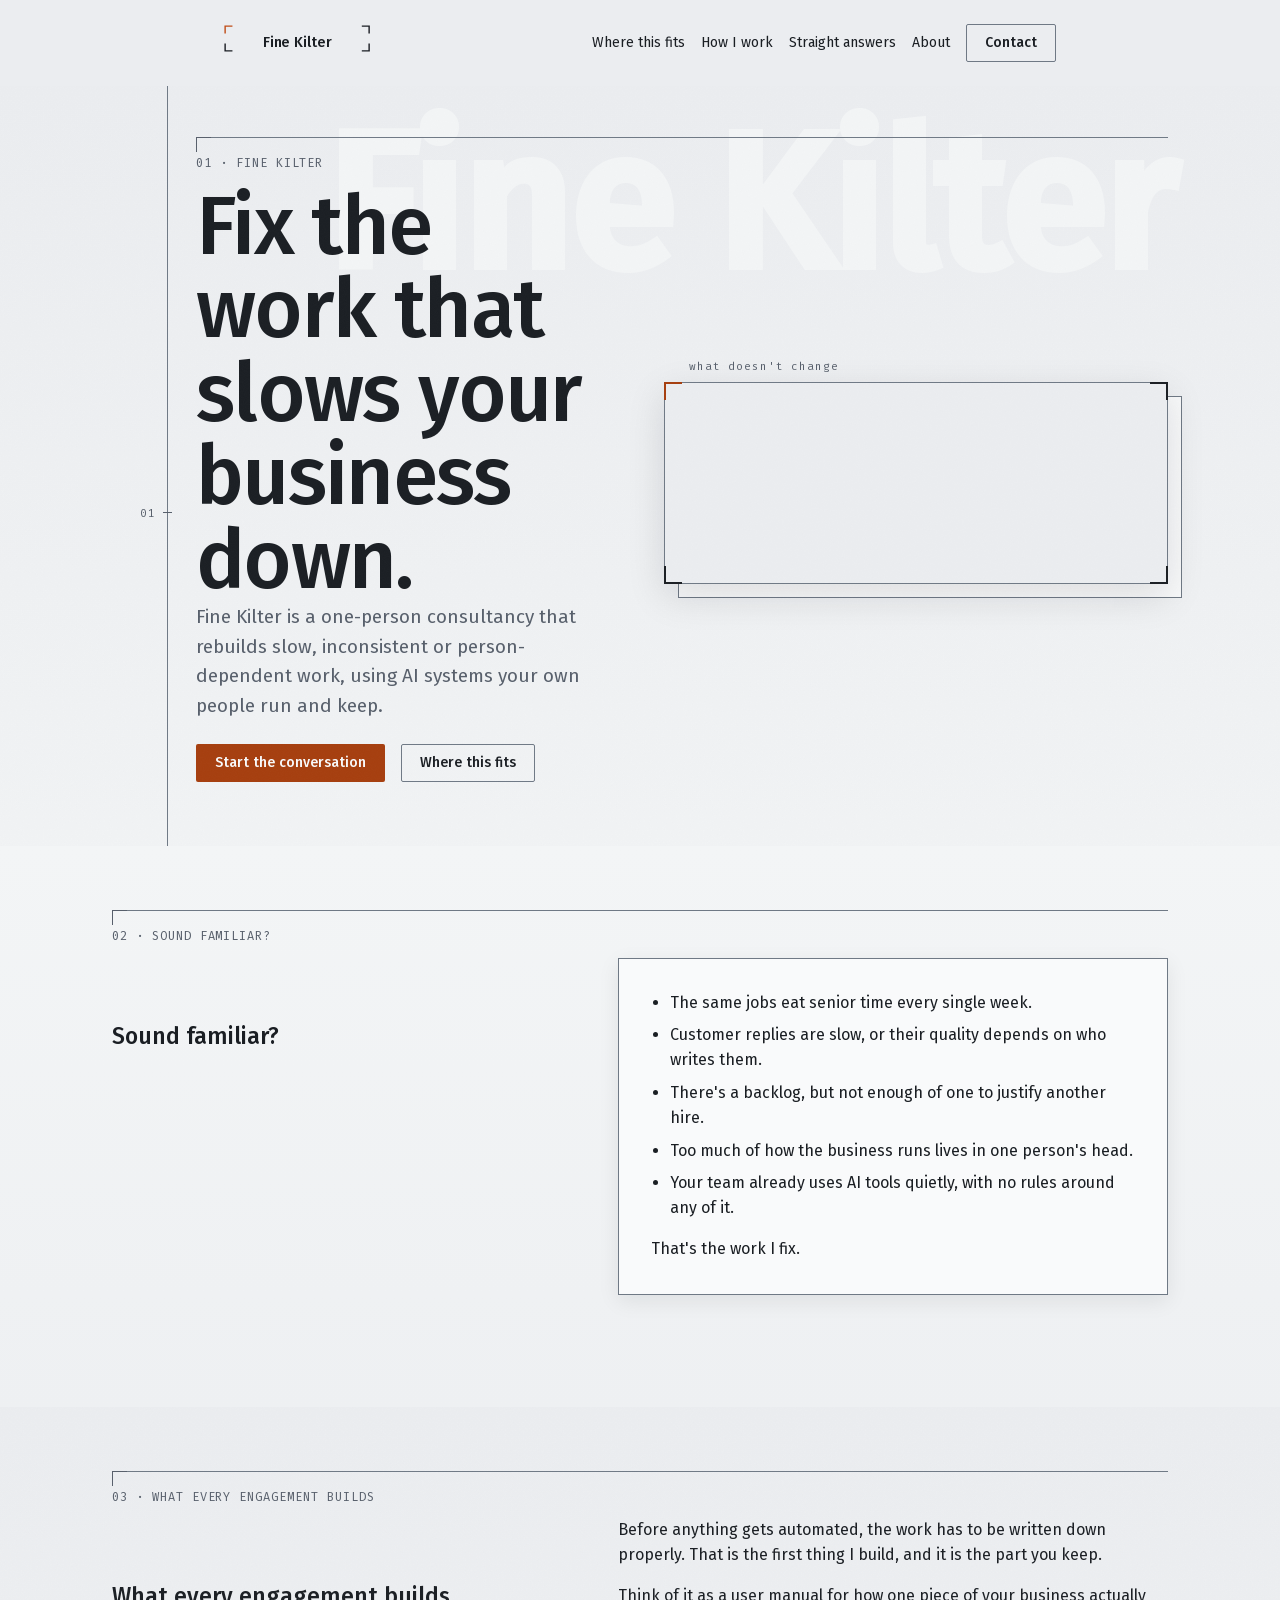
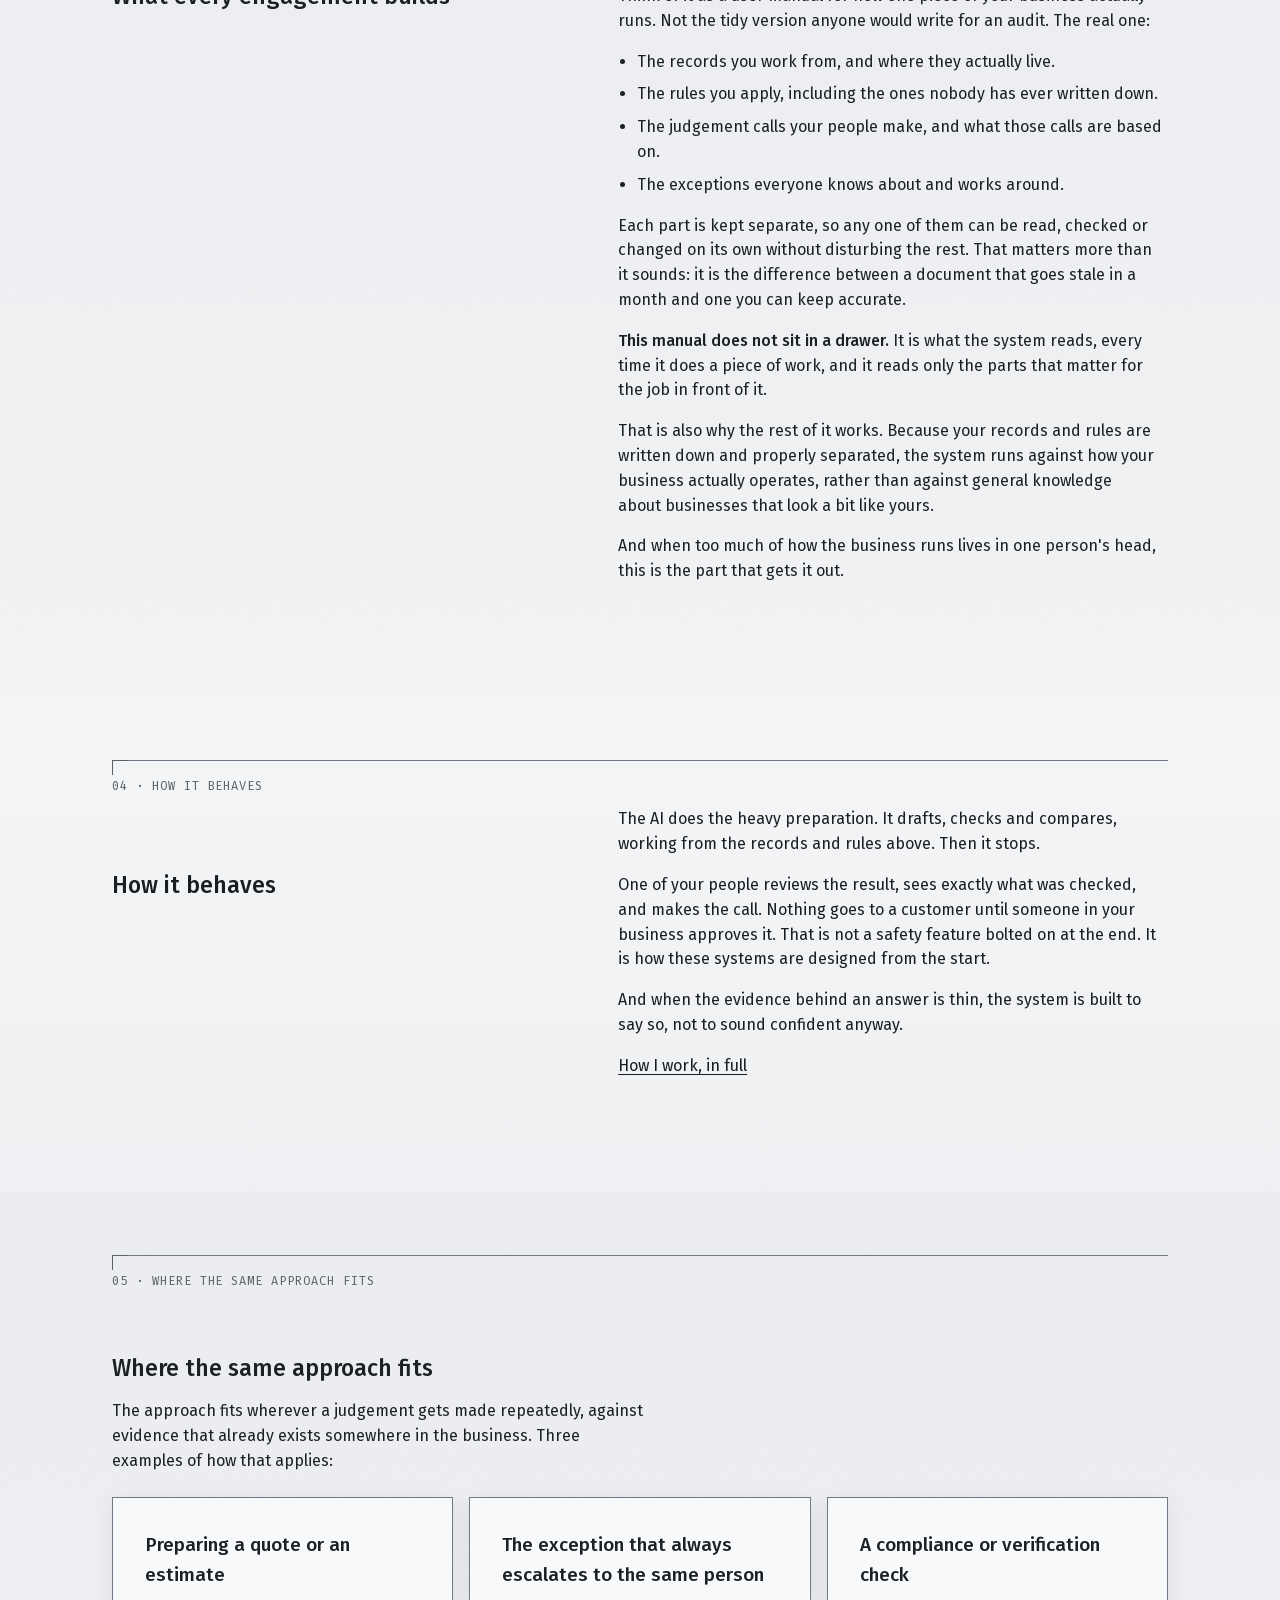
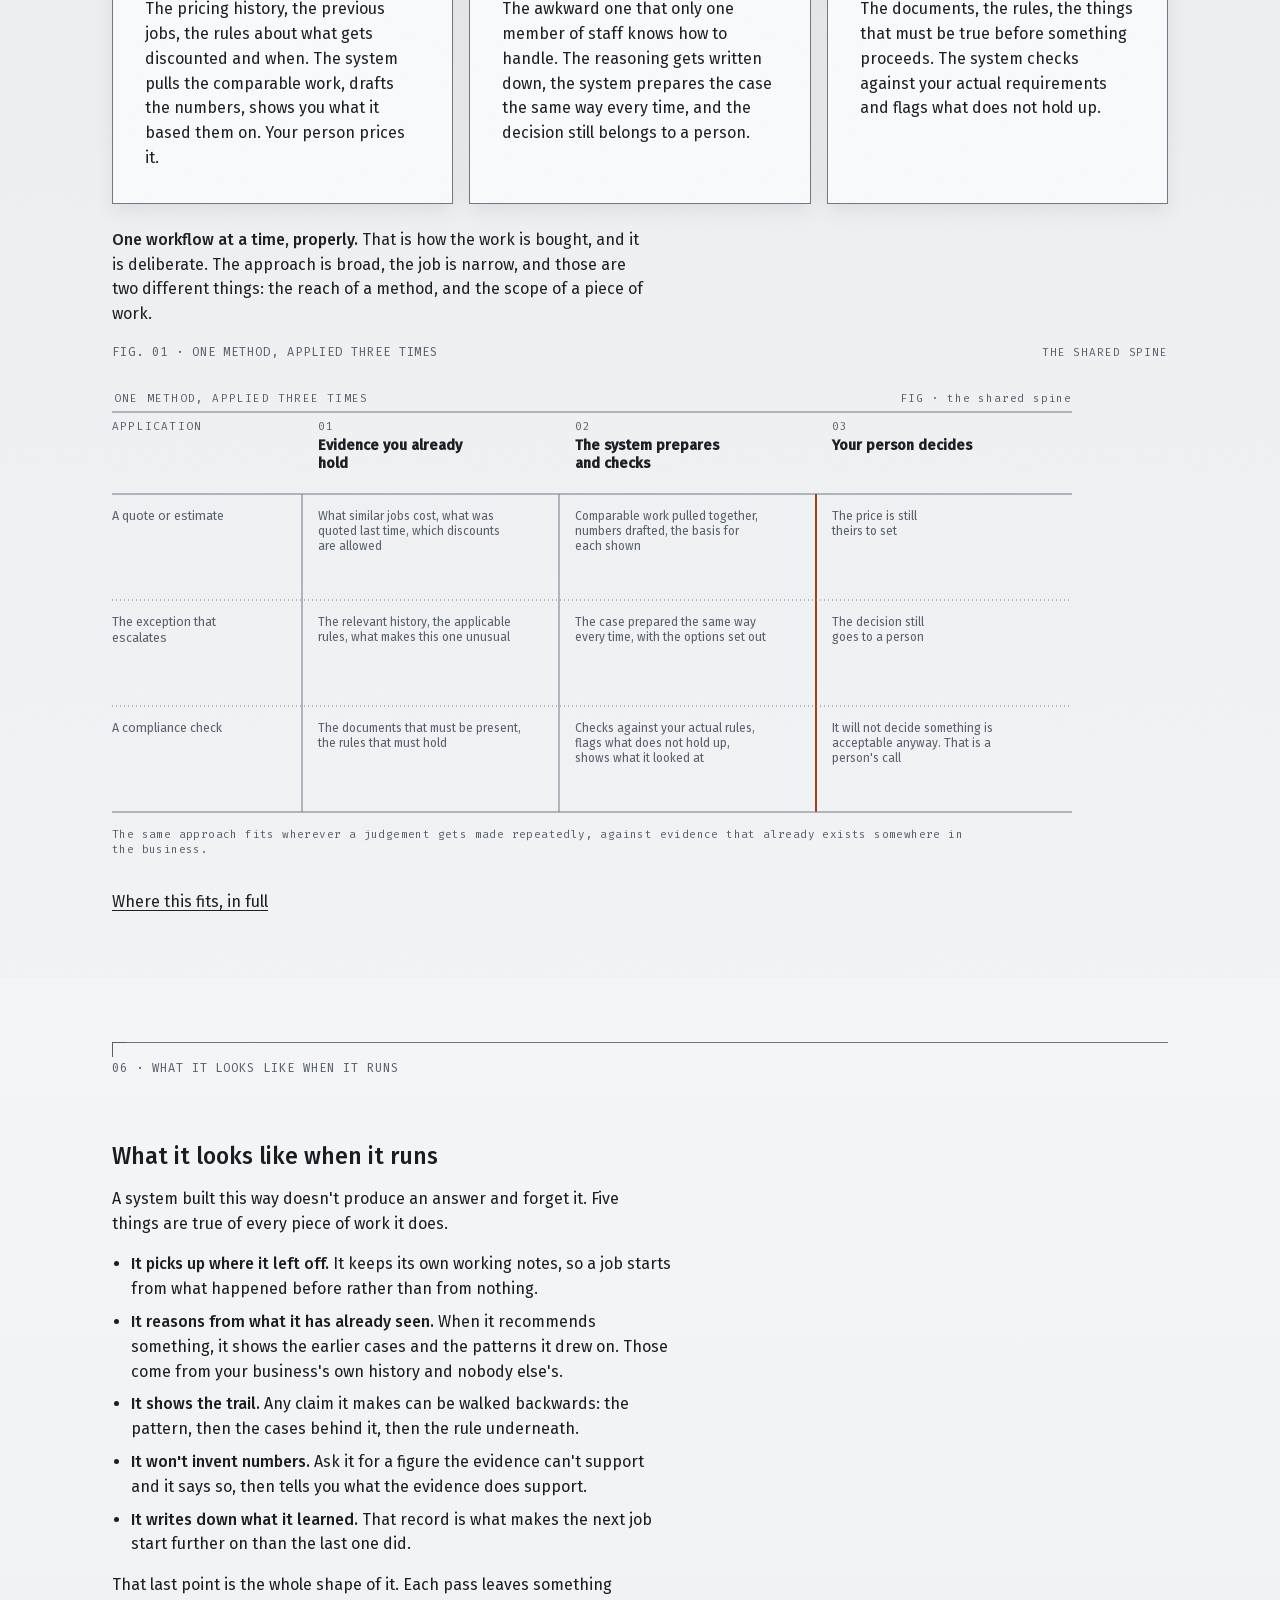
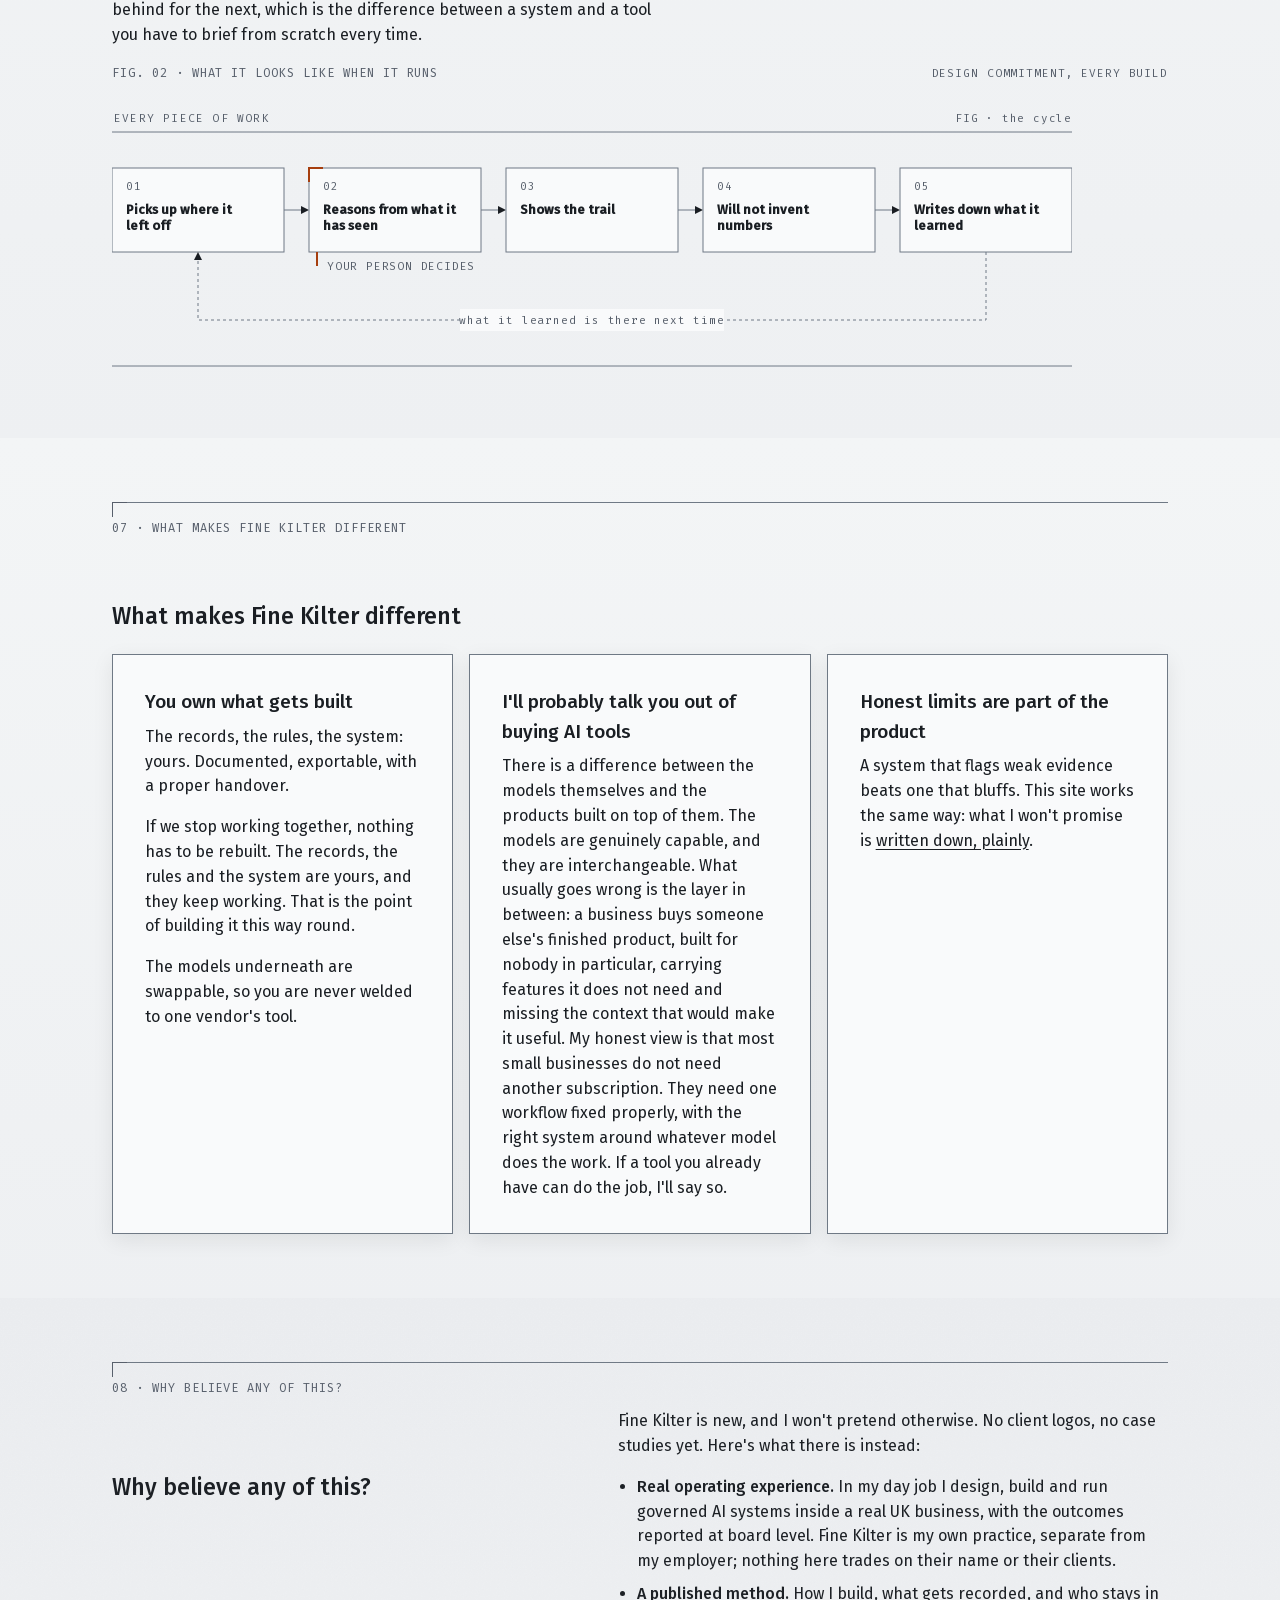
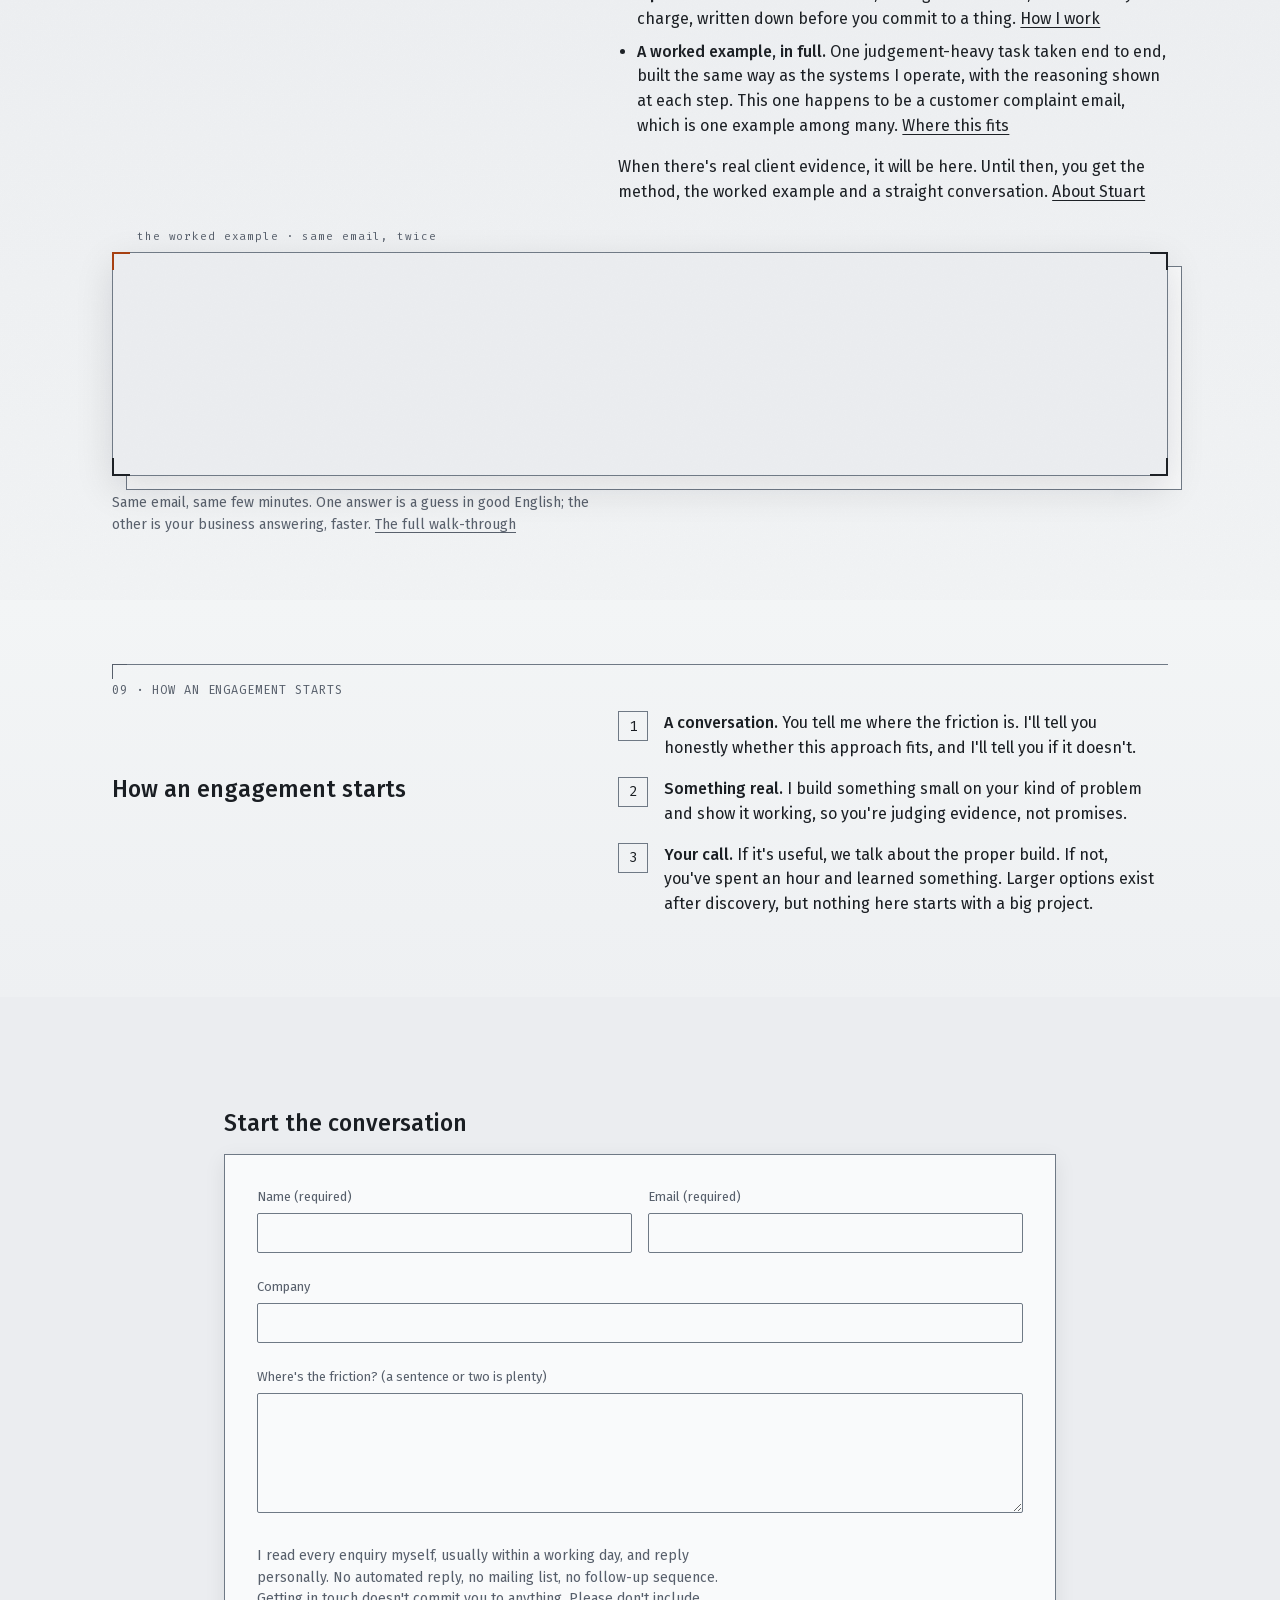
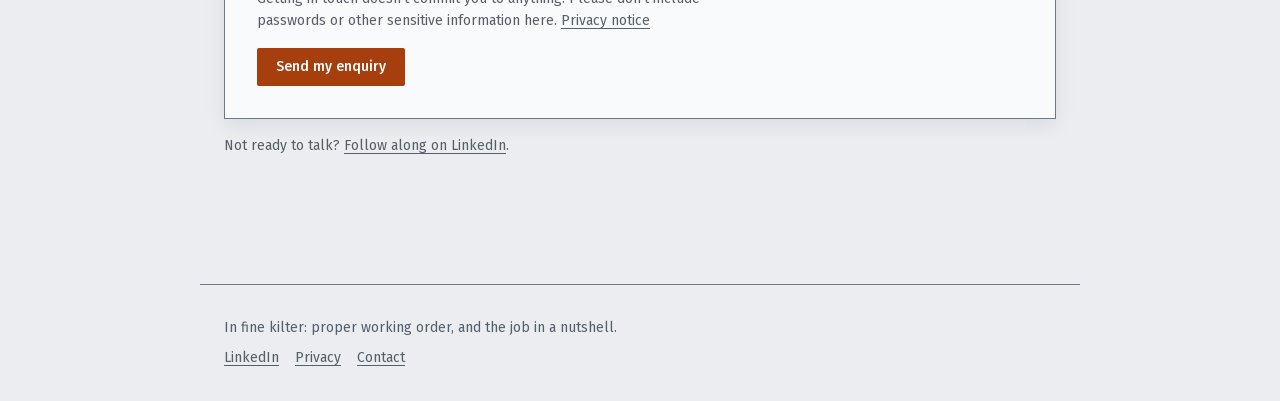
<file: index.html>
<!doctype html>
<html lang="en-GB">
<head>
<meta charset="utf-8">
<meta name="viewport" content="width=device-width, initial-scale=1">
<title>Fine Kilter · A one-person consultancy that rebuilds slow, inconsistent or person-dependent work</title>
<meta name="description" content="Fine Kilter is a one-person consultancy that rebuilds slow, inconsistent or person-dependent work, using AI systems your own people run and keep. Your people keep the final say, and what gets built is yours.">
<script>if(matchMedia('(prefers-color-scheme: dark)').matches)document.documentElement.dataset.theme='dark'</script>
<link rel="stylesheet" href="assets/fonts.css">
<link rel="stylesheet" href="assets/tokens.css?v=20260718">
<link rel="stylesheet" href="assets/components.css">
<link rel="stylesheet" href="assets/site.css?v=20260718">
<link rel="stylesheet" href="assets/constant-frame.css?v=20260718">
<link rel="stylesheet" href="assets/exhibit-family.css?v=20260718">
<link rel="stylesheet" href="assets/registration-kit.css?v=20260718">
<link rel="stylesheet" href="assets/composition.css?v=20260718">
</head>
<body>
<a class="skip" href="#main">Skip to content</a>

<header class="wrap site-header">
  <a class="brand" href="index.html" aria-label="Fine Kilter, home">
    <svg xmlns="http://www.w3.org/2000/svg" viewBox="0 0 260 64" role="img" aria-label="Fine Kilter">
      <g fill="none" stroke="currentColor" stroke-width="2.5">
        <path d="M245,2 H258 V15"/><path d="M258,33 V46 H245"/><path d="M15,46 H2 V33"/>
      </g>
      <path d="M2,15 V2 H15" fill="none" stroke="#c04c16" stroke-width="2.5"/>
      <text x="130.0" y="39" text-anchor="middle" font-family="Fira Sans" font-weight="500" font-size="26" letter-spacing="-0.2" fill="currentColor">Fine Kilter</text>
    </svg>
  </a>
  <nav class="site-nav" aria-label="Main">
    <a href="see-it-working.html">Where this fits</a>
    <a href="how-i-work.html">How I work</a>
    <a href="straight-answers.html">Straight answers</a>
    <a href="about.html">About</a>
    <a class="btn btn-secondary" href="#contact">Contact</a>
  </nav>
</header>

<main id="main">

  <div class="band grain">
    <div class="wrap-inner">
      <div class="reg-field">
        <div class="measure-rail" aria-hidden="true">
          <span class="datum" data-n="01" style="top:56%"></span>
        </div>
        <section class="hero-band" aria-label="Introduction">
          <span class="ghost" aria-hidden="true">Fine Kilter</span>
          <div class="reg-block settle" style="margin-bottom:0">
            <p class="reg-label"><span>01 · Fine Kilter</span></p>
            <div class="hero-grid">
              <div>
                <h1 class="disp" style="margin:0">Fix the work that slows your business down.</h1>
                <p class="lede">Fine Kilter is a one-person consultancy that rebuilds slow, inconsistent or person-dependent work, using AI systems your own people run and keep.</p>
                <div class="actions">
                  <a class="btn btn-primary" href="#contact">Start the conversation</a>
                  <a class="btn btn-outline" href="see-it-working.html">Where this fits</a>
                </div>
              </div>
              <div class="plate">
                <div class="cframe lift-hi" tabindex="0" aria-label="A short demonstration of how Fine Kilter handles a customer email; focus or hover pauses it">
                  <span class="frame-tag">what doesn't change</span>
                  <span class="corner c-tl" aria-hidden="true"></span><span class="corner c-tr" aria-hidden="true"></span>
                  <span class="corner c-bl" aria-hidden="true"></span><span class="corner c-br" aria-hidden="true"></span>
                  <div class="slides" data-n="3">
                    <div class="slide">
                      <p class="figure-label">Right now</p>
                      <p>An AI drafts the reply to a customer complaint, using this customer's history and your refund policy.</p>
                      <span class="swap-chip">drafting, using your rules</span>
                      <span class="slide-idx idx" aria-hidden="true">1 / 3</span>
                    </div>
                    <div class="slide">
                      <p class="figure-label">If a better AI comes along</p>
                      <p>It slots into the same system. Same records, same rules, same checks — nothing about how your business works has to change.</p>
                      <span class="swap-chip">the AI changed, nothing else did</span>
                      <span class="slide-idx idx" aria-hidden="true">2 / 3</span>
                    </div>
                    <div class="slide">
                      <p class="figure-label">Either way</p>
                      <p>Nothing reaches your customer until one of your people has reviewed it and said yes.</p>
                      <span class="chip chip-wait"><svg width="11" height="11" viewBox="0 0 16 16" aria-hidden="true"><circle cx="8" cy="8" r="6.5" stroke="currentColor" stroke-width="1.6" fill="none"/><path d="M8 4.5V8l2.5 1.5" stroke="currentColor" stroke-width="1.6" fill="none"/></svg>awaiting owner</span>
                      <span class="slide-idx idx" aria-hidden="true">3 / 3</span>
                    </div>
                  </div>
                </div>
              </div>
            </div>
          </div>
        </section>
      </div>
    </div>
  </div>

  <div class="band band-mount">
    <div class="wrap-inner section-band">
      <section aria-labelledby="familiar">
        <div class="reg-block settle">
          <p class="reg-label"><span>02 · Sound familiar?</span></p>
          <div class="offset-grid">
            <h2 id="familiar">Sound familiar?</h2>
            <div class="panel">
              <ul class="plain-list">
                <li>The same jobs eat senior time every single week.</li>
                <li>Customer replies are slow, or their quality depends on who writes them.</li>
                <li>There's a backlog, but not enough of one to justify another hire.</li>
                <li>Too much of how the business runs lives in one person's head.</li>
                <li>Your team already uses AI tools quietly, with no rules around any of it.</li>
              </ul>
              <p style="margin-bottom:0">That's the work I fix.</p>
            </div>
          </div>
        </div>
      </section>
    </div>
  </div>

  <div class="band grain">
    <div class="wrap-inner section-band">
      <section aria-labelledby="builds">
        <div class="reg-block settle">
          <p class="reg-label"><span>03 · What every engagement builds</span></p>
          <div class="offset-grid">
            <h2 id="builds">What every engagement builds</h2>
            <div>
              <p>Before anything gets automated, the work has to be written down properly. That is the first thing I build, and it is the part you keep.</p>
              <p>Think of it as a user manual for how one piece of your business actually runs. Not the tidy version anyone would write for an audit. The real one:</p>
              <ul class="plain-list">
                <li>The records you work from, and where they actually live.</li>
                <li>The rules you apply, including the ones nobody has ever written down.</li>
                <li>The judgement calls your people make, and what those calls are based on.</li>
                <li>The exceptions everyone knows about and works around.</li>
              </ul>
              <p>Each part is kept separate, so any one of them can be read, checked or changed on its own without disturbing the rest. That matters more than it sounds: it is the difference between a document that goes stale in a month and one you can keep accurate.</p>
              <p><strong>This manual does not sit in a drawer.</strong> It is what the system reads, every time it does a piece of work, and it reads only the parts that matter for the job in front of it.</p>
              <p>That is also why the rest of it works. Because your records and rules are written down and properly separated, the system runs against how your business actually operates, rather than against general knowledge about businesses that look a bit like yours.</p>
              <p style="margin-bottom:0">And when too much of how the business runs lives in one person's head, this is the part that gets it out.</p>
            </div>
          </div>
        </div>
      </section>
    </div>
  </div>

  <div class="band band-mount">
    <div class="wrap-inner section-band">
      <section aria-labelledby="how">
        <div class="reg-block settle">
          <p class="reg-label"><span>04 · How it behaves</span></p>
          <div class="offset-grid">
            <h2 id="how">How it behaves</h2>
            <div>
              <p>The AI does the heavy preparation. It drafts, checks and compares, working from the records and rules above. Then it stops.</p>
              <p>One of your people reviews the result, sees exactly what was checked, and makes the call. Nothing goes to a customer until someone in your business approves it. That is not a safety feature bolted on at the end. It is how these systems are designed from the start.</p>
              <p>And when the evidence behind an answer is thin, the system is built to say so, not to sound confident anyway.</p>
              <p style="margin-bottom:0"><a href="how-i-work.html">How I work, in full</a></p>
            </div>
          </div>
        </div>
      </section>
    </div>
  </div>

  <div class="band grain">
    <div class="wrap-inner section-band">
      <section aria-labelledby="fits">
        <div class="reg-block settle" style="margin-bottom:0">
          <p class="reg-label"><span>05 · Where the same approach fits</span></p>
          <h2 id="fits">Where the same approach fits</h2>
          <p>The approach fits wherever a judgement gets made repeatedly, against evidence that already exists somewhere in the business. Three examples of how that applies:</p>
          <div class="diff-grid" style="margin-top:var(--s-5)">
            <div class="panel">
              <h3>Preparing a quote or an estimate</h3>
              <p style="margin-bottom:0">The pricing history, the previous jobs, the rules about what gets discounted and when. The system pulls the comparable work, drafts the numbers, shows you what it based them on. Your person prices it.</p>
            </div>
            <div class="panel">
              <h3>The exception that always escalates to the same person</h3>
              <p style="margin-bottom:0">The awkward one that only one member of staff knows how to handle. The reasoning gets written down, the system prepares the case the same way every time, and the decision still belongs to a person.</p>
            </div>
            <div class="panel">
              <h3>A compliance or verification check</h3>
              <p style="margin-bottom:0">The documents, the rules, the things that must be true before something proceeds. The system checks against your actual requirements and flags what does not hold up.</p>
            </div>
          </div>
          <p style="margin-top:var(--s-5)"><strong>One workflow at a time, properly.</strong> That is how the work is bought, and it is deliberate. The approach is broad, the job is narrow, and those are two different things: the reach of a method, and the scope of a piece of work.</p>

          <div class="fig-row">
            <p class="figure-label">FIG. 01 · One method, applied three times</p>
            <span class="provenance">the shared spine</span>
          </div>
          <div class="diagram-frame diagram-desktop">
<svg viewBox="0 0 960 480" xmlns="http://www.w3.org/2000/svg" role="img" aria-labelledby="b185s-title b185s-desc" font-family="'Fira Sans', ui-sans-serif, system-ui, sans-serif">
<title id="b185s-title">The same three things, three times</title>
<desc id="b185s-desc">Three kinds of work go through the same three stages. A quote or estimate, the exception that always escalates, and a compliance check each start from evidence you already hold, get prepared and checked by the system, and end with your person deciding. Only the subject matter changes.</desc>
<style>.fk-t1{fill:var(--text-primary,#1a1e23)}
.fk-t2{fill:var(--text-secondary,#575f6b)}
.fk-tl{fill:var(--text-figure-label,#575f6b)}
.fk-ln{stroke:var(--border-mount,#6f7985);fill:none}
.fk-mount{fill:var(--surface-mount,#f9fafb)}
.fk-acc{stroke:var(--accent,#a63e0e);fill:none}
.fk-accf{fill:var(--accent,#a63e0e)}
.fk-attf{fill:var(--state-attention,#b2182b)}</style>
<!-- fk-diagram b185s v1.0.0 · one semantic model per family · do not hand-edit -->
<text x="2" y="16" font-family="'Fira Mono', ui-monospace, Menlo, monospace" font-size="11" letter-spacing="1.2" text-anchor="start" class="fk-tl">ONE METHOD, APPLIED THREE TIMES</text><text x="960" y="16" font-family="'Fira Mono', ui-monospace, Menlo, monospace" font-size="11" letter-spacing="0.8" text-anchor="end" class="fk-tl">FIG · the shared spine</text><line x1="0" y1="26" x2="960" y2="26" class="fk-ln"/><text x="0" y="44" font-family="'Fira Mono', ui-monospace, Menlo, monospace" font-size="11" letter-spacing="1.2" text-anchor="start" class="fk-tl">APPLICATION</text><text x="206" y="44" font-family="'Fira Mono', ui-monospace, Menlo, monospace" font-size="11" letter-spacing="0.8" text-anchor="start" class="fk-tl">01</text><text font-size="14.5" font-weight="700" class="fk-t1"><tspan x="206" y="64">Evidence you already</tspan><tspan x="206" y="82">hold</tspan></text><text x="463" y="44" font-family="'Fira Mono', ui-monospace, Menlo, monospace" font-size="11" letter-spacing="0.8" text-anchor="start" class="fk-tl">02</text><text font-size="14.5" font-weight="700" class="fk-t1"><tspan x="463" y="64">The system prepares</tspan><tspan x="463" y="82">and checks</tspan></text><text x="720" y="44" font-family="'Fira Mono', ui-monospace, Menlo, monospace" font-size="11" letter-spacing="0.8" text-anchor="start" class="fk-tl">03</text><text font-size="14.5" font-weight="700" class="fk-t1"><tspan x="720" y="64">Your person decides</tspan></text><line x1="0" y1="108" x2="960" y2="108" class="fk-ln"/><line x1="190" y1="108" x2="190" y2="426" class="fk-ln"/><line x1="447" y1="108" x2="447" y2="426" class="fk-ln"/><line x1="704" y1="108" x2="704" y2="426" class="fk-acc" stroke-width="2"/><text font-size="12.5" class="fk-tl"><tspan x="0" y="134">A quote or estimate</tspan></text><text font-size="12" class="fk-t2"><tspan x="206" y="134">What similar jobs cost, what was</tspan><tspan x="206" y="149">quoted last time, which discounts</tspan><tspan x="206" y="164">are allowed</tspan></text><text font-size="12" class="fk-t2"><tspan x="463" y="134">Comparable work pulled together,</tspan><tspan x="463" y="149">numbers drafted, the basis for</tspan><tspan x="463" y="164">each shown</tspan></text><text font-size="12" class="fk-t2"><tspan x="720" y="134">The price is still</tspan><tspan x="720" y="149">theirs to set</tspan></text><line x1="0" y1="214" x2="960" y2="214" class="fk-ln" stroke-dasharray="1 3"/><text font-size="12.5" class="fk-tl"><tspan x="0" y="240">The exception that</tspan><tspan x="0" y="256">escalates</tspan></text><text font-size="12" class="fk-t2"><tspan x="206" y="240">The relevant history, the applicable</tspan><tspan x="206" y="255">rules, what makes this one unusual</tspan></text><text font-size="12" class="fk-t2"><tspan x="463" y="240">The case prepared the same way</tspan><tspan x="463" y="255">every time, with the options set out</tspan></text><text font-size="12" class="fk-t2"><tspan x="720" y="240">The decision still</tspan><tspan x="720" y="255">goes to a person</tspan></text><line x1="0" y1="320" x2="960" y2="320" class="fk-ln" stroke-dasharray="1 3"/><text font-size="12.5" class="fk-tl"><tspan x="0" y="346">A compliance check</tspan></text><text font-size="12" class="fk-t2"><tspan x="206" y="346">The documents that must be present,</tspan><tspan x="206" y="361">the rules that must hold</tspan></text><text font-size="12" class="fk-t2"><tspan x="463" y="346">Checks against your actual rules,</tspan><tspan x="463" y="361">flags what does not hold up,</tspan><tspan x="463" y="376">shows what it looked at</tspan></text><text font-size="12" class="fk-t2"><tspan x="720" y="346">It will not decide something is</tspan><tspan x="720" y="361">acceptable anyway. That is a</tspan><tspan x="720" y="376">person&#39;s call</tspan></text><line x1="0" y1="426" x2="960" y2="426" class="fk-ln"/><text font-family="'Fira Mono', ui-monospace, Menlo, monospace" font-size="11" letter-spacing="0.4" class="fk-tl"><tspan x="0" y="452">The same approach fits wherever a judgement gets made repeatedly, against evidence that already exists somewhere in</tspan><tspan x="0" y="467">the business.</tspan></text></svg>
          </div>
          <div class="diagram-frame diagram-mobile">
<svg viewBox="0 0 335 1016" xmlns="http://www.w3.org/2000/svg" role="img" aria-labelledby="b185sm-title b185sm-desc" font-family="'Fira Sans', ui-sans-serif, system-ui, sans-serif">
<title id="b185sm-title">The same three things, three times</title>
<desc id="b185sm-desc">Three kinds of work go through the same three stages. A quote or estimate, the exception that always escalates, and a compliance check each start from evidence you already hold, get prepared and checked by the system, and end with your person deciding. Only the subject matter changes.</desc>
<style>.fk-t1{fill:var(--text-primary,#1a1e23)}
.fk-t2{fill:var(--text-secondary,#575f6b)}
.fk-tl{fill:var(--text-figure-label,#575f6b)}
.fk-ln{stroke:var(--border-mount,#6f7985);fill:none}
.fk-mount{fill:var(--surface-mount,#f9fafb)}
.fk-acc{stroke:var(--accent,#a63e0e);fill:none}
.fk-accf{fill:var(--accent,#a63e0e)}
.fk-attf{fill:var(--state-attention,#b2182b)}</style>
<!-- fk-diagram b185sm v1.0.0 · one semantic model per family · do not hand-edit -->
<text x="0" y="14" font-family="'Fira Mono', ui-monospace, Menlo, monospace" font-size="11" letter-spacing="1.2" text-anchor="start" class="fk-tl">ONE METHOD, APPLIED THREE TIMES</text><line x1="0" y1="24" x2="335" y2="24" class="fk-ln"/><text x="0" y="34" font-family="'Fira Mono', ui-monospace, Menlo, monospace" font-size="11" letter-spacing="1.2" text-anchor="start" class="fk-tl">A QUOTE OR ESTIMATE</text><line x1="0" y1="42" x2="335" y2="42" class="fk-ln"/><text x="0" y="70" font-family="'Fira Mono', ui-monospace, Menlo, monospace" font-size="11" letter-spacing="0.8" text-anchor="start" class="fk-tl">01</text><text font-size="12.5" font-weight="700" class="fk-t1"><tspan x="22" y="70">Evidence you already</tspan><tspan x="22" y="84">hold</tspan></text><text font-size="11" class="fk-t2"><tspan x="0" y="104">What similar jobs cost, what was</tspan><tspan x="0" y="118">quoted last time, which discounts</tspan><tspan x="0" y="132">are allowed</tspan></text><text x="0" y="170" font-family="'Fira Mono', ui-monospace, Menlo, monospace" font-size="11" letter-spacing="0.8" text-anchor="start" class="fk-tl">02</text><text font-size="12.5" font-weight="700" class="fk-t1"><tspan x="22" y="170">The system prepares</tspan><tspan x="22" y="184">and checks</tspan></text><text font-size="11" class="fk-t2"><tspan x="0" y="204">Comparable work pulled together,</tspan><tspan x="0" y="218">numbers drafted, the basis for</tspan><tspan x="0" y="232">each shown</tspan></text><rect x="0" y="258" width="2.5" height="64" class="fk-accf"/><text x="12" y="270" font-family="'Fira Mono', ui-monospace, Menlo, monospace" font-size="11" letter-spacing="0.8" text-anchor="start" class="fk-tl">03</text><text font-size="12.5" font-weight="700" class="fk-t1"><tspan x="34" y="270">Your person decides</tspan></text><text font-size="11" class="fk-t2"><tspan x="12" y="290">The price is still</tspan><tspan x="12" y="304">theirs to set</tspan></text><text x="0" y="356" font-family="'Fira Mono', ui-monospace, Menlo, monospace" font-size="11" letter-spacing="1.2" text-anchor="start" class="fk-tl">THE EXCEPTION THAT ESCALATES</text><line x1="0" y1="364" x2="335" y2="364" class="fk-ln"/><text x="0" y="392" font-family="'Fira Mono', ui-monospace, Menlo, monospace" font-size="11" letter-spacing="0.8" text-anchor="start" class="fk-tl">01</text><text font-size="12.5" font-weight="700" class="fk-t1"><tspan x="22" y="392">Evidence you already</tspan><tspan x="22" y="406">hold</tspan></text><text font-size="11" class="fk-t2"><tspan x="0" y="426">The relevant history, the applicable</tspan><tspan x="0" y="440">rules, what makes this one unusual</tspan></text><text x="0" y="478" font-family="'Fira Mono', ui-monospace, Menlo, monospace" font-size="11" letter-spacing="0.8" text-anchor="start" class="fk-tl">02</text><text font-size="12.5" font-weight="700" class="fk-t1"><tspan x="22" y="478">The system prepares</tspan><tspan x="22" y="492">and checks</tspan></text><text font-size="11" class="fk-t2"><tspan x="0" y="512">The case prepared the same way</tspan><tspan x="0" y="526">every time, with the options set out</tspan></text><rect x="0" y="552" width="2.5" height="64" class="fk-accf"/><text x="12" y="564" font-family="'Fira Mono', ui-monospace, Menlo, monospace" font-size="11" letter-spacing="0.8" text-anchor="start" class="fk-tl">03</text><text font-size="12.5" font-weight="700" class="fk-t1"><tspan x="34" y="564">Your person decides</tspan></text><text font-size="11" class="fk-t2"><tspan x="12" y="584">The decision still</tspan><tspan x="12" y="598">goes to a person</tspan></text><text x="0" y="650" font-family="'Fira Mono', ui-monospace, Menlo, monospace" font-size="11" letter-spacing="1.2" text-anchor="start" class="fk-tl">A COMPLIANCE CHECK</text><line x1="0" y1="658" x2="335" y2="658" class="fk-ln"/><text x="0" y="686" font-family="'Fira Mono', ui-monospace, Menlo, monospace" font-size="11" letter-spacing="0.8" text-anchor="start" class="fk-tl">01</text><text font-size="12.5" font-weight="700" class="fk-t1"><tspan x="22" y="686">Evidence you already</tspan><tspan x="22" y="700">hold</tspan></text><text font-size="11" class="fk-t2"><tspan x="0" y="720">The documents that must be present,</tspan><tspan x="0" y="734">the rules that must hold</tspan></text><text x="0" y="772" font-family="'Fira Mono', ui-monospace, Menlo, monospace" font-size="11" letter-spacing="0.8" text-anchor="start" class="fk-tl">02</text><text font-size="12.5" font-weight="700" class="fk-t1"><tspan x="22" y="772">The system prepares</tspan><tspan x="22" y="786">and checks</tspan></text><text font-size="11" class="fk-t2"><tspan x="0" y="806">Checks against your actual rules,</tspan><tspan x="0" y="820">flags what does not hold up,</tspan><tspan x="0" y="834">shows what it looked at</tspan></text><rect x="0" y="860" width="2.5" height="78" class="fk-accf"/><text x="12" y="872" font-family="'Fira Mono', ui-monospace, Menlo, monospace" font-size="11" letter-spacing="0.8" text-anchor="start" class="fk-tl">03</text><text font-size="12.5" font-weight="700" class="fk-t1"><tspan x="34" y="872">Your person decides</tspan></text><text font-size="11" class="fk-t2"><tspan x="12" y="892">It will not decide something is</tspan><tspan x="12" y="906">acceptable anyway. That is a</tspan><tspan x="12" y="920">person&#39;s call</tspan></text><line x1="0" y1="958" x2="335" y2="958" class="fk-ln"/><text font-family="'Fira Mono', ui-monospace, Menlo, monospace" font-size="10.5" class="fk-tl"><tspan x="0" y="976">The same approach fits wherever a</tspan><tspan x="0" y="990">judgement gets made repeatedly, against</tspan><tspan x="0" y="1004">evidence that already exists somewhere in</tspan><tspan x="0" y="1018">the business.</tspan></text></svg>
          </div>
          <p style="margin-top:var(--s-5); margin-bottom:0"><a href="see-it-working.html">Where this fits, in full</a></p>
        </div>
      </section>
    </div>
  </div>

  <div class="band band-mount">
    <div class="wrap-inner section-band">
      <section aria-labelledby="runs">
        <div class="reg-block settle" style="margin-bottom:0">
          <p class="reg-label"><span>06 · What it looks like when it runs</span></p>
          <h2 id="runs">What it looks like when it runs</h2>
          <p>A system built this way doesn't produce an answer and forget it. Five things are true of every piece of work it does.</p>
          <ul class="plain-list">
            <li><strong>It picks up where it left off.</strong> It keeps its own working notes, so a job starts from what happened before rather than from nothing.</li>
            <li><strong>It reasons from what it has already seen.</strong> When it recommends something, it shows the earlier cases and the patterns it drew on. Those come from your business's own history and nobody else's.</li>
            <li><strong>It shows the trail.</strong> Any claim it makes can be walked backwards: the pattern, then the cases behind it, then the rule underneath.</li>
            <li><strong>It won't invent numbers.</strong> Ask it for a figure the evidence can't support and it says so, then tells you what the evidence does support.</li>
            <li><strong>It writes down what it learned.</strong> That record is what makes the next job start further on than the last one did.</li>
          </ul>
          <p>That last point is the whole shape of it. Each pass leaves something behind for the next, which is the difference between a system and a tool you have to brief from scratch every time.</p>

          <div class="fig-row">
            <p class="figure-label">FIG. 02 · What it looks like when it runs</p>
            <span class="provenance">design commitment, every build</span>
          </div>
          <div class="diagram-frame diagram-desktop">
<svg viewBox="0 0 960 268" xmlns="http://www.w3.org/2000/svg" role="img" aria-labelledby="b184c-title b184c-desc" font-family="'Fira Sans', ui-sans-serif, system-ui, sans-serif">
<title id="b184c-title">What it looks like when it runs</title>
<desc id="b184c-desc">Five things are true of every piece of work the system does. It picks up where it left off, from its own working notes. It reasons from what it has already seen, showing the earlier cases and patterns it drew on, from that business&#39;s own history and nobody else&#39;s. It shows the trail, so any claim can be walked back to the cases and the rule underneath. It will not invent numbers: asked for a figure the evidence cannot support, it says so. And it writes down what it learned, which is what makes the next job start further on than the last. The fifth step feeds the first, which is the difference between a system and a tool briefed from scratch every time.</desc>
<style>.fk-t1{fill:var(--text-primary,#1a1e23)}
.fk-t2{fill:var(--text-secondary,#575f6b)}
.fk-tl{fill:var(--text-figure-label,#575f6b)}
.fk-ln{stroke:var(--border-mount,#6f7985);fill:none}
.fk-mount{fill:var(--surface-mount,#f9fafb)}
.fk-acc{stroke:var(--accent,#a63e0e);fill:none}
.fk-accf{fill:var(--accent,#a63e0e)}
.fk-attf{fill:var(--state-attention,#b2182b)}</style>
<!-- fk-diagram b184c v1.0.0 · one semantic model per family · do not hand-edit -->
<text x="2" y="16" font-family="'Fira Mono', ui-monospace, Menlo, monospace" font-size="11" letter-spacing="1.2" text-anchor="start" class="fk-tl">EVERY PIECE OF WORK</text><text x="960" y="16" font-family="'Fira Mono', ui-monospace, Menlo, monospace" font-size="11" letter-spacing="0.8" text-anchor="end" class="fk-tl">FIG · the cycle</text><line x1="0" y1="26" x2="960" y2="26" class="fk-ln"/><rect x="0" y="62" width="172" height="84" class="fk-mount fk-ln" stroke-width="1"/><text x="14" y="84" font-family="'Fira Mono', ui-monospace, Menlo, monospace" font-size="11" letter-spacing="0.8" text-anchor="start" class="fk-tl">01</text><text font-size="13" font-weight="600" class="fk-t1"><tspan x="14" y="108">Picks up where it</tspan><tspan x="14" y="124">left off</tspan></text><line x1="172" y1="104" x2="189" y2="104" class="fk-ln"/><path d="M189 100 L197 104 L189 108 Z" class="fk-t1"/><rect x="197" y="62" width="172" height="84" class="fk-mount fk-ln" stroke-width="1"/><text x="211" y="84" font-family="'Fira Mono', ui-monospace, Menlo, monospace" font-size="11" letter-spacing="0.8" text-anchor="start" class="fk-tl">02</text><text font-size="13" font-weight="600" class="fk-t1"><tspan x="211" y="108">Reasons from what it</tspan><tspan x="211" y="124">has seen</tspan></text><path d="M197 76 V62 h14" class="fk-acc" stroke-width="2"/><line x1="369" y1="104" x2="386" y2="104" class="fk-ln"/><path d="M386 100 L394 104 L386 108 Z" class="fk-t1"/><rect x="394" y="62" width="172" height="84" class="fk-mount fk-ln" stroke-width="1"/><text x="408" y="84" font-family="'Fira Mono', ui-monospace, Menlo, monospace" font-size="11" letter-spacing="0.8" text-anchor="start" class="fk-tl">03</text><text font-size="13" font-weight="600" class="fk-t1"><tspan x="408" y="108">Shows the trail</tspan></text><line x1="566" y1="104" x2="583" y2="104" class="fk-ln"/><path d="M583 100 L591 104 L583 108 Z" class="fk-t1"/><rect x="591" y="62" width="172" height="84" class="fk-mount fk-ln" stroke-width="1"/><text x="605" y="84" font-family="'Fira Mono', ui-monospace, Menlo, monospace" font-size="11" letter-spacing="0.8" text-anchor="start" class="fk-tl">04</text><text font-size="13" font-weight="600" class="fk-t1"><tspan x="605" y="108">Will not invent</tspan><tspan x="605" y="124">numbers</tspan></text><line x1="763" y1="104" x2="780" y2="104" class="fk-ln"/><path d="M780 100 L788 104 L780 108 Z" class="fk-t1"/><rect x="788" y="62" width="172" height="84" class="fk-mount fk-ln" stroke-width="1"/><text x="802" y="84" font-family="'Fira Mono', ui-monospace, Menlo, monospace" font-size="11" letter-spacing="0.8" text-anchor="start" class="fk-tl">05</text><text font-size="13" font-weight="600" class="fk-t1"><tspan x="802" y="108">Writes down what it</tspan><tspan x="802" y="124">learned</tspan></text><line x1="205" y1="146" x2="205" y2="160" class="fk-acc" stroke-width="2"/><text x="215" y="164" font-family="'Fira Mono', ui-monospace, Menlo, monospace" font-size="11" letter-spacing="0.8" text-anchor="start" class="fk-tl">YOUR PERSON DECIDES</text><path d="M874 146 V214 H86 V154" class="fk-ln" stroke-dasharray="3 3"/><path d="M82 154 L86 146 L90 154 Z" class="fk-t1"/><rect x="348" y="203" width="264" height="22" class="fk-mount"/><text x="480" y="218" font-family="'Fira Mono', ui-monospace, Menlo, monospace" font-size="11" letter-spacing="0.8" text-anchor="middle" class="fk-tl">what it learned is there next time</text><line x1="0" y1="260" x2="960" y2="260" class="fk-ln"/></svg>
          </div>
          <div class="diagram-frame diagram-mobile">
<svg viewBox="0 0 335 548" xmlns="http://www.w3.org/2000/svg" role="img" aria-labelledby="b184cm-title b184cm-desc" font-family="'Fira Sans', ui-sans-serif, system-ui, sans-serif">
<title id="b184cm-title">What it looks like when it runs</title>
<desc id="b184cm-desc">Five things are true of every piece of work the system does. It picks up where it left off, from its own working notes. It reasons from what it has already seen, showing the earlier cases and patterns it drew on, from that business&#39;s own history and nobody else&#39;s. It shows the trail, so any claim can be walked back to the cases and the rule underneath. It will not invent numbers: asked for a figure the evidence cannot support, it says so. And it writes down what it learned, which is what makes the next job start further on than the last. The fifth step feeds the first, which is the difference between a system and a tool briefed from scratch every time.</desc>
<style>.fk-t1{fill:var(--text-primary,#1a1e23)}
.fk-t2{fill:var(--text-secondary,#575f6b)}
.fk-tl{fill:var(--text-figure-label,#575f6b)}
.fk-ln{stroke:var(--border-mount,#6f7985);fill:none}
.fk-mount{fill:var(--surface-mount,#f9fafb)}
.fk-acc{stroke:var(--accent,#a63e0e);fill:none}
.fk-accf{fill:var(--accent,#a63e0e)}
.fk-attf{fill:var(--state-attention,#b2182b)}</style>
<!-- fk-diagram b184cm v1.0.0 · one semantic model per family · do not hand-edit -->
<text x="0" y="14" font-family="'Fira Mono', ui-monospace, Menlo, monospace" font-size="11" letter-spacing="1.2" text-anchor="start" class="fk-tl">EVERY PIECE OF WORK</text><line x1="0" y1="24" x2="335" y2="24" class="fk-ln"/><rect x="34" y="42" width="301" height="62" class="fk-mount fk-ln" stroke-width="1"/><text x="46" y="62" font-family="'Fira Mono', ui-monospace, Menlo, monospace" font-size="11" letter-spacing="0.8" text-anchor="start" class="fk-tl">01</text><text font-size="12.5" font-weight="600" class="fk-t1"><tspan x="46" y="82">Picks up where it left off</tspan></text><line x1="184.5" y1="104" x2="184.5" y2="122" class="fk-ln"/><path d="M180.5 122 L184.5 130 L188.5 122 Z" class="fk-t1"/><rect x="34" y="130" width="301" height="62" class="fk-mount fk-ln" stroke-width="1"/><text x="46" y="150" font-family="'Fira Mono', ui-monospace, Menlo, monospace" font-size="11" letter-spacing="0.8" text-anchor="start" class="fk-tl">02</text><text font-size="12.5" font-weight="600" class="fk-t1"><tspan x="46" y="170">Reasons from what it has</tspan><tspan x="46" y="185">seen</tspan></text><path d="M34 144 V130 h14" class="fk-acc" stroke-width="2"/><line x1="184.5" y1="192" x2="184.5" y2="210" class="fk-ln"/><path d="M180.5 210 L184.5 218 L188.5 210 Z" class="fk-t1"/><rect x="34" y="218" width="301" height="62" class="fk-mount fk-ln" stroke-width="1"/><text x="46" y="238" font-family="'Fira Mono', ui-monospace, Menlo, monospace" font-size="11" letter-spacing="0.8" text-anchor="start" class="fk-tl">03</text><text font-size="12.5" font-weight="600" class="fk-t1"><tspan x="46" y="258">Shows the trail</tspan></text><line x1="184.5" y1="280" x2="184.5" y2="298" class="fk-ln"/><path d="M180.5 298 L184.5 306 L188.5 298 Z" class="fk-t1"/><rect x="34" y="306" width="301" height="62" class="fk-mount fk-ln" stroke-width="1"/><text x="46" y="326" font-family="'Fira Mono', ui-monospace, Menlo, monospace" font-size="11" letter-spacing="0.8" text-anchor="start" class="fk-tl">04</text><text font-size="12.5" font-weight="600" class="fk-t1"><tspan x="46" y="346">Will not invent numbers</tspan></text><line x1="184.5" y1="368" x2="184.5" y2="386" class="fk-ln"/><path d="M180.5 386 L184.5 394 L188.5 386 Z" class="fk-t1"/><rect x="34" y="394" width="301" height="62" class="fk-mount fk-ln" stroke-width="1"/><text x="46" y="414" font-family="'Fira Mono', ui-monospace, Menlo, monospace" font-size="11" letter-spacing="0.8" text-anchor="start" class="fk-tl">05</text><text font-size="12.5" font-weight="600" class="fk-t1"><tspan x="46" y="434">Writes down what it</tspan><tspan x="46" y="449">learned</tspan></text><line x1="46" y1="192" x2="46" y2="204" class="fk-acc" stroke-width="2"/><text x="170.5" y="208" font-family="'Fira Mono', ui-monospace, Menlo, monospace" font-size="11" letter-spacing="0.8" text-anchor="end" class="fk-tl">YOUR PERSON DECIDES</text><path d="M184.5 456 V490 H12 V50" class="fk-ln" stroke-dasharray="3 3"/><path d="M8 50 L12 42 L16 50 Z" class="fk-t1"/><text font-family="'Fira Mono', ui-monospace, Menlo, monospace" font-size="10.5" class="fk-tl"><tspan x="30" y="512">what it learned is there next</tspan><tspan x="30" y="526">time</tspan></text></svg>
          </div>
        </div>
      </section>
    </div>
  </div>

  <div class="band band-mount">
    <div class="wrap-inner section-band">
      <section aria-labelledby="different">
        <div class="reg-block settle" style="margin-bottom:0">
          <p class="reg-label"><span>07 · What makes Fine Kilter different</span></p>
          <h2 id="different">What makes Fine Kilter different</h2>
          <div class="diff-grid" style="margin-top:var(--s-5)">
            <div class="panel">
              <h3>You own what gets built</h3>
              <p>The records, the rules, the system: yours. Documented, exportable, with a proper handover.</p>
              <p>If we stop working together, nothing has to be rebuilt. The records, the rules and the system are yours, and they keep working. That is the point of building it this way round.</p>
              <p style="margin-bottom:0">The models underneath are swappable, so you are never welded to one vendor's tool.</p>
            </div>
            <div class="panel">
              <h3>I'll probably talk you out of buying AI tools</h3>
              <p style="margin-bottom:0">There is a difference between the models themselves and the products built on top of them. The models are genuinely capable, and they are interchangeable. What usually goes wrong is the layer in between: a business buys someone else's finished product, built for nobody in particular, carrying features it does not need and missing the context that would make it useful. My honest view is that most small businesses do not need another subscription. They need one workflow fixed properly, with the right system around whatever model does the work. If a tool you already have can do the job, I'll say so.</p>
            </div>
            <div class="panel">
              <h3>Honest limits are part of the product</h3>
              <p style="margin-bottom:0">A system that flags weak evidence beats one that bluffs. This site works the same way: what I won't promise is <a href="straight-answers.html">written down, plainly</a>.</p>
            </div>
          </div>
        </div>
      </section>
    </div>
  </div>

  <div class="band grain">
    <div class="wrap-inner section-band">
      <section aria-labelledby="believe">
        <div class="reg-block settle">
          <p class="reg-label"><span>08 · Why believe any of this?</span></p>
          <div class="offset-grid">
            <h2 id="believe">Why believe any of this?</h2>
            <div>
              <p>Fine Kilter is new, and I won't pretend otherwise. No client logos, no case studies yet. Here's what there is instead:</p>
              <ul class="plain-list">
                <li><strong>Real operating experience.</strong> In my day job I design, build and run governed AI systems inside a real UK business, with the outcomes reported at board level. Fine Kilter is my own practice, separate from my employer; nothing here trades on their name or their clients.</li>
                <li><strong>A published method.</strong> How I build, what gets recorded, and who stays in charge, written down before you commit to a thing. <a href="how-i-work.html">How I work</a></li>
                <li><strong>A worked example, in full.</strong> One judgement-heavy task taken end to end, built the same way as the systems I operate, with the reasoning shown at each step. This one happens to be a customer complaint email, which is one example among many. <a href="see-it-working.html">Where this fits</a></li>
              </ul>
              <p style="margin-bottom:0">When there's real client evidence, it will be here. Until then, you get the method, the worked example and a straight conversation. <a href="about.html">About Stuart</a></p>
            </div>
          </div>
        </div>

        <div class="plate settle" style="margin:var(--s-6) 0 0">
          <div class="cframe lift-hi" tabindex="0" aria-label="The worked example in one frame, same email handled twice; focus or hover pauses the motion">
            <span class="frame-tag">the worked example · same email, twice</span>
            <span class="corner c-tl" aria-hidden="true"></span><span class="corner c-tr" aria-hidden="true"></span>
            <span class="corner c-bl" aria-hidden="true"></span><span class="corner c-br" aria-hidden="true"></span>
            <div class="slides" data-n="2">
              <div class="slide">
                <p class="figure-label">Round one · a generic AI tool</p>
                <p>Fluent, polite, plausible. It hasn't seen your refund policy, this customer's history, or what was promised last month. It reads well and it's guessing.</p>
                <span class="chip chip-att"><svg width="11" height="11" viewBox="0 0 16 16" aria-hidden="true"><path d="M8 1L1 14h14L8 1z" stroke="currentColor" stroke-width="1.4" fill="none"/><path d="M8 6v4" stroke="currentColor" stroke-width="1.6"/></svg>unverified</span>
                <span class="slide-idx idx" aria-hidden="true">1 / 2</span>
              </div>
              <div class="slide">
                <p class="figure-label">Round two · the same task, governed</p>
                <p>Checked against the customer's history, your policy and your rules. The draft shows what it checked, and where the records don't answer, it says so. Then it waits.</p>
                <span class="chip chip-wait"><svg width="11" height="11" viewBox="0 0 16 16" aria-hidden="true"><circle cx="8" cy="8" r="6.5" stroke="currentColor" stroke-width="1.6" fill="none"/><path d="M8 4.5V8l2.5 1.5" stroke="currentColor" stroke-width="1.6" fill="none"/></svg>awaiting owner</span>
                <span class="slide-idx idx" aria-hidden="true">2 / 2</span>
              </div>
            </div>
          </div>
        </div>
        <p class="exhibit-caption">Same email, same few minutes. One answer is a guess in good English; the other is your business answering, faster. <a href="see-it-working.html">The full walk-through</a></p>
      </section>
    </div>
  </div>

  <div class="band band-mount">
    <div class="wrap-inner section-band">
      <section aria-labelledby="start">
        <div class="reg-block settle" style="margin-bottom:0">
          <p class="reg-label"><span>09 · How an engagement starts</span></p>
          <div class="offset-grid">
            <h2 id="start">How an engagement starts</h2>
            <ol class="steps" style="margin-bottom:0">
              <li><span><strong>A conversation.</strong> You tell me where the friction is. I'll tell you honestly whether this approach fits, and I'll tell you if it doesn't.</span></li>
              <li><span><strong>Something real.</strong> I build something small on your kind of problem and show it working, so you're judging evidence, not promises.</span></li>
              <li><span><strong>Your call.</strong> If it's useful, we talk about the proper build. If not, you've spent an hour and learned something. Larger options exist after discovery, but nothing here starts with a big project.</span></li>
            </ol>
          </div>
        </div>
      </section>
    </div>
  </div>

  <div class="wrap">
    <section class="section" aria-labelledby="contact-h" id="contact">
      <h2 id="contact-h">Start the conversation</h2>
      <div class="panel">
        <!-- Form handler: Make webhook, wired 19 July 2026 (B168). assets/enquiry-form.js intercepts submit for the in-page confirmation/error UX; the action attribute is the no-JS fallback (native POST straight to the same webhook). -->
        <form action="https://hook.eu1.make.com/1rmp4jbftnxmgg8ua1l1lzg4bcispx0r" method="post">
          <div class="form-grid">
            <div class="field">
              <label class="lab" for="f-name">Name (required)</label>
              <input class="inp" id="f-name" name="name" type="text" autocomplete="name" required>
            </div>
            <div class="field">
              <label class="lab" for="f-email">Email (required)</label>
              <input class="inp" id="f-email" name="email" type="email" autocomplete="email" required>
            </div>
            <div class="field field-wide">
              <label class="lab" for="f-company">Company</label>
              <input class="inp" id="f-company" name="company" type="text" autocomplete="organization">
            </div>
            <div class="field field-wide">
              <label class="lab" for="f-friction">Where's the friction? (a sentence or two is plenty)</label>
              <textarea class="inp" id="f-friction" name="friction"></textarea>
            </div>
            <div class="hp-field" aria-hidden="true">
              <label for="f-hp">Leave this field blank</label>
              <input id="f-hp" name="hp_field" type="text" tabindex="-1" autocomplete="off">
            </div>
          </div>
          <p class="form-note">I read every enquiry myself, usually within a working day, and reply personally. No automated reply, no mailing list, no follow-up sequence. Getting in touch doesn't commit you to anything. Please don't include passwords or other sensitive information here. <a href="privacy.html">Privacy notice</a></p>
          <div class="actions" style="margin-top: var(--s-4)">
            <button class="btn btn-primary" type="submit">Send my enquiry</button>
          </div>
        </form>
      </div>
      <p class="form-note">Not ready to talk? <a href="#" data-launch-item="linkedin-url">Follow along on LinkedIn</a>.</p>
    </section>
  </div>

</main>

<footer class="wrap site-footer">
  <p style="margin-bottom:0">In fine kilter: proper working order, and the job in a nutshell.</p>
  <nav aria-label="Footer">
    <a href="#" data-launch-item="linkedin-url">LinkedIn</a>
    <a href="privacy.html">Privacy</a>
    <a href="#contact">Contact</a>
  </nav>
</footer>
<script src="assets/settle.js?v=20260718"></script>
<script src="assets/slide-fit.js?v=20260719"></script>
<script src="assets/enquiry-form.js?v=20260719"></script>
<script src="assets/analytics.js?v=20260719"></script>
</body>
</html>
</file>
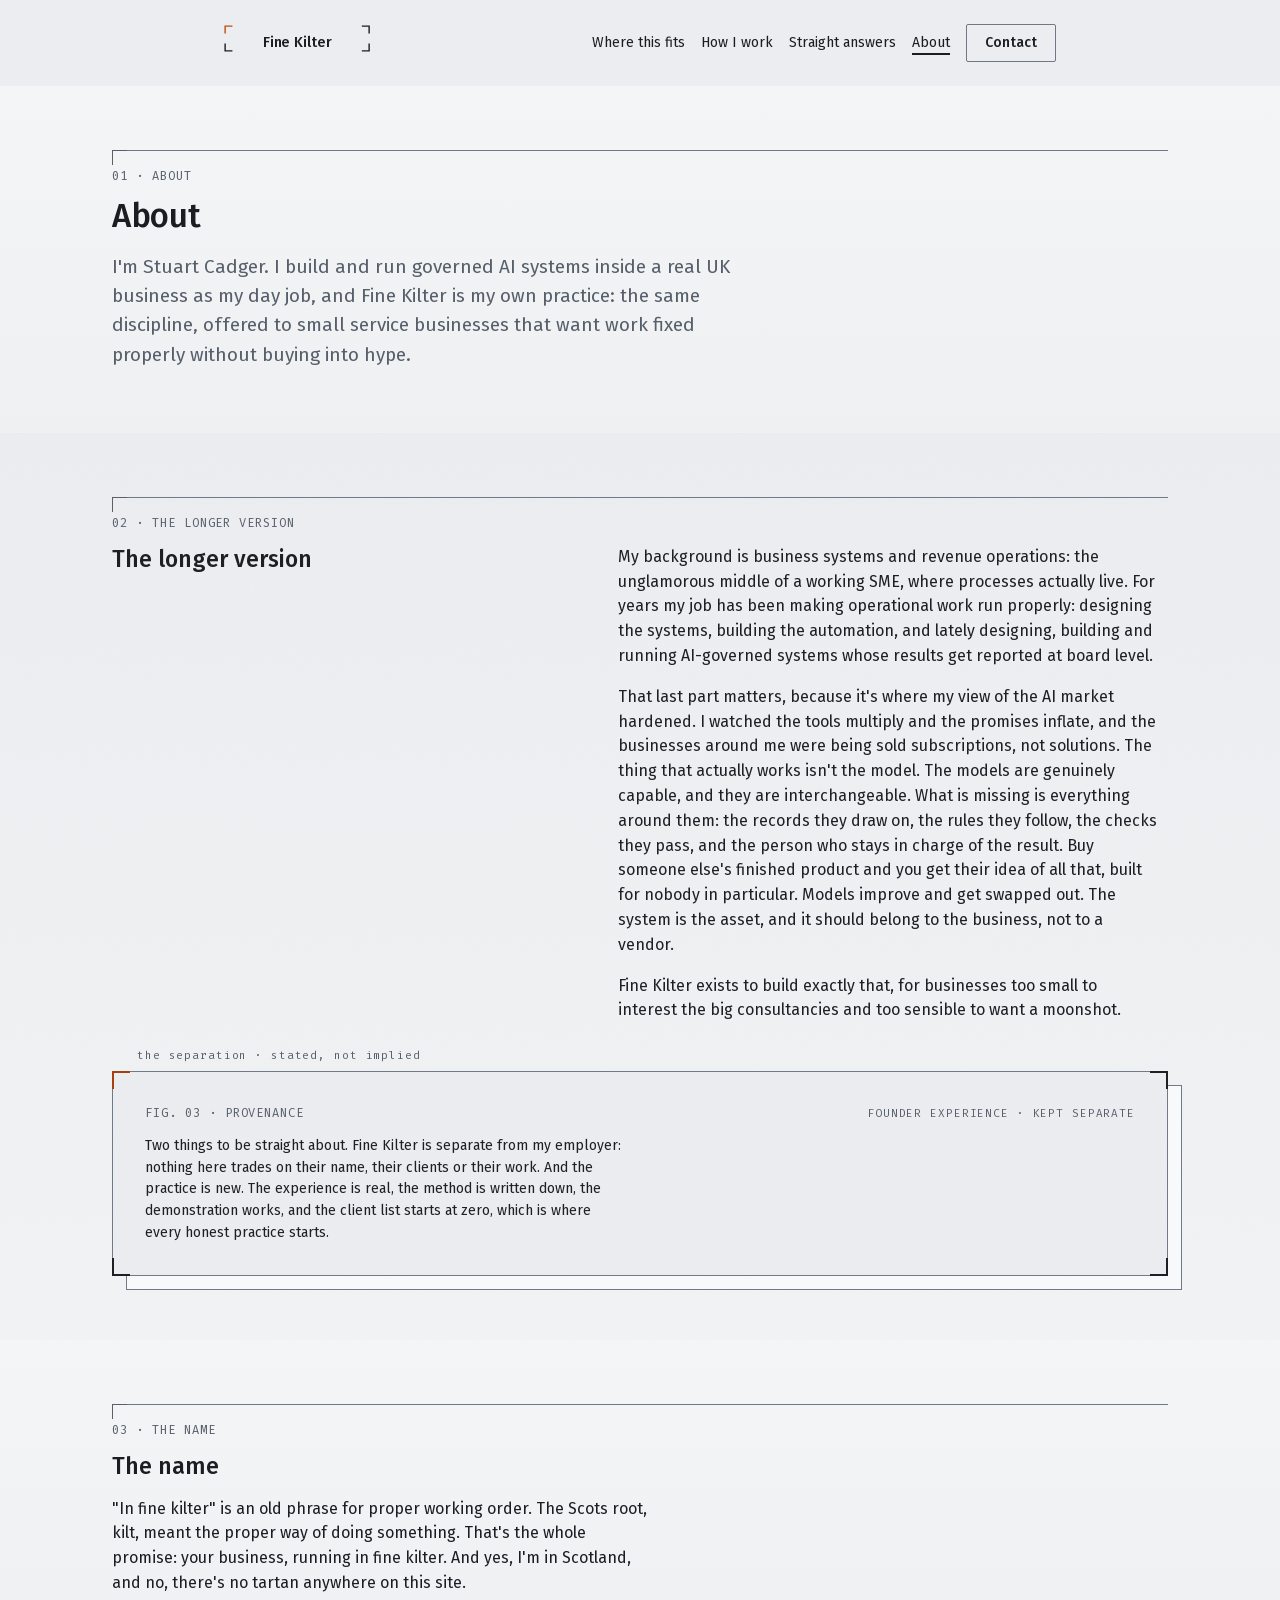
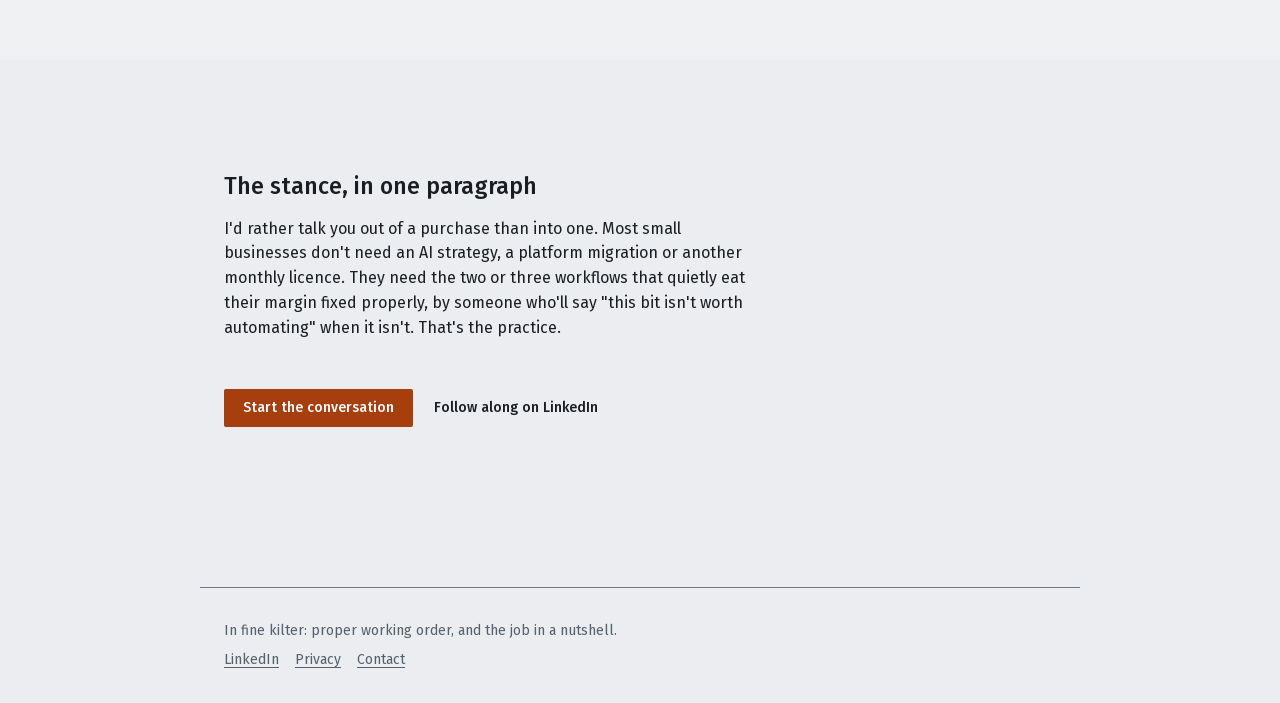
<file: about.html>
<!doctype html>
<html lang="en-GB">
<head>
<meta charset="utf-8">
<meta name="viewport" content="width=device-width, initial-scale=1">
<title>About · Fine Kilter</title>
<meta name="description" content="Stuart Cadger builds and runs governed AI systems inside a real UK business. Fine Kilter is his own practice: the same discipline, offered to small service businesses.">
<script>if(matchMedia('(prefers-color-scheme: dark)').matches)document.documentElement.dataset.theme='dark'</script>
<link rel="stylesheet" href="assets/fonts.css">
<link rel="stylesheet" href="assets/tokens.css?v=20260718">
<link rel="stylesheet" href="assets/components.css">
<link rel="stylesheet" href="assets/site.css?v=20260718">
<link rel="stylesheet" href="assets/constant-frame.css?v=20260718">
<link rel="stylesheet" href="assets/exhibit-family.css?v=20260718">
<link rel="stylesheet" href="assets/registration-kit.css?v=20260718">
<link rel="stylesheet" href="assets/composition.css?v=20260718">
</head>
<body>
<a class="skip" href="#main">Skip to content</a>

<header class="wrap site-header">
  <a class="brand" href="index.html" aria-label="Fine Kilter, home">
    <svg xmlns="http://www.w3.org/2000/svg" viewBox="0 0 260 64" role="img" aria-label="Fine Kilter">
      <g fill="none" stroke="currentColor" stroke-width="2.5">
        <path d="M245,2 H258 V15"/><path d="M258,33 V46 H245"/><path d="M15,46 H2 V33"/>
      </g>
      <path d="M2,15 V2 H15" fill="none" stroke="#c04c16" stroke-width="2.5"/>
      <text x="130.0" y="39" text-anchor="middle" font-family="Fira Sans" font-weight="500" font-size="26" letter-spacing="-0.2" fill="currentColor">Fine Kilter</text>
    </svg>
  </a>
  <nav class="site-nav" aria-label="Main">
    <a href="see-it-working.html">Where this fits</a>
    <a href="how-i-work.html">How I work</a>
    <a href="straight-answers.html">Straight answers</a>
    <a href="about.html" aria-current="page">About</a>
    <a class="btn btn-secondary" href="index.html#contact">Contact</a>
  </nav>
</header>

<main id="main">

  <div class="band band-mount">
    <div class="wrap-inner">
      <section class="section-band" aria-labelledby="about-h">
        <div class="reg-block settle" style="margin-bottom:0">
          <p class="reg-label"><span>01 · About</span></p>
          <h1 id="about-h" style="margin-top:0">About</h1>
          <p class="lede" style="margin-bottom:0">I'm Stuart Cadger. I build and run governed AI systems inside a real UK business as my day job, and Fine Kilter is my own practice: the same discipline, offered to small service businesses that want work fixed properly without buying into hype.</p>
          <!-- Founder portrait: brand open item. Layout deliberately does not depend on it (no empty frames). -->
        </div>
      </section>
    </div>
  </div>

  <div class="band grain">
    <div class="wrap-inner section-band">
      <section aria-labelledby="longer">
        <div class="reg-block settle">
          <p class="reg-label"><span>02 · The longer version</span></p>
          <div class="offset-grid">
            <h2 id="longer" style="margin-top:0">The longer version</h2>
            <div>
              <p>My background is business systems and revenue operations: the unglamorous middle of a working SME, where processes actually live. For years my job has been making operational work run properly: designing the systems, building the automation, and lately designing, building and running AI-governed systems whose results get reported at board level.</p>
              <p>That last part matters, because it's where my view of the AI market hardened. I watched the tools multiply and the promises inflate, and the businesses around me were being sold subscriptions, not solutions. The thing that actually works isn't the model. The models are genuinely capable, and they are interchangeable. What is missing is everything around them: the records they draw on, the rules they follow, the checks they pass, and the person who stays in charge of the result. Buy someone else's finished product and you get their idea of all that, built for nobody in particular. Models improve and get swapped out. The system is the asset, and it should belong to the business, not to a vendor.</p>
              <p style="margin-bottom:0">Fine Kilter exists to build exactly that, for businesses too small to interest the big consultancies and too sensible to want a moonshot.</p>
            </div>
          </div>
        </div>

        <div class="plate settle" style="margin:var(--s-6) 0 0">
          <div class="cframe">
            <span class="frame-tag">the separation · stated, not implied</span>
            <span class="corner c-tl" aria-hidden="true"></span><span class="corner c-tr" aria-hidden="true"></span>
            <span class="corner c-bl" aria-hidden="true"></span><span class="corner c-br" aria-hidden="true"></span>
            <div class="fig-row">
              <p class="figure-label">FIG. 03 · provenance</p>
              <span class="provenance">founder experience · kept separate</span>
            </div>
            <p style="font-size:var(--type-1);margin-bottom:0">Two things to be straight about. Fine Kilter is separate from my employer: nothing here trades on their name, their clients or their work. And the practice is new. The experience is real, the method is written down, the demonstration works, and the client list starts at zero, which is where every honest practice starts.</p>
          </div>
        </div>
      </section>
    </div>
  </div>

  <div class="band band-mount">
    <div class="wrap-inner section-band">
      <section aria-labelledby="name">
        <div class="reg-block settle" style="margin-bottom:0">
          <p class="reg-label"><span>03 · The name</span></p>
          <h2 id="name" style="margin-top:0">The name</h2>
          <p style="margin-bottom:0">"In fine kilter" is an old phrase for proper working order. The Scots root, kilt, meant the proper way of doing something. That's the whole promise: your business, running in fine kilter. And yes, I'm in Scotland, and no, there's no tartan anywhere on this site.</p>
        </div>
      </section>
    </div>
  </div>

  <div class="wrap">
    <section class="section" aria-labelledby="stance">
      <h2 id="stance">The stance, in one paragraph</h2>
      <p>I'd rather talk you out of a purchase than into one. Most small businesses don't need an AI strategy, a platform migration or another monthly licence. They need the two or three workflows that quietly eat their margin fixed properly, by someone who'll say "this bit isn't worth automating" when it isn't. That's the practice.</p>
      <div class="actions action-block">
        <a class="btn btn-primary" href="index.html#contact">Start the conversation</a>
        <a class="btn btn-ghost" href="#" data-launch-item="linkedin-url">Follow along on LinkedIn</a>
      </div>
    </section>
  </div>

</main>

<footer class="wrap site-footer">
  <p style="margin-bottom:0">In fine kilter: proper working order, and the job in a nutshell.</p>
  <nav aria-label="Footer">
    <a href="#" data-launch-item="linkedin-url">LinkedIn</a>
    <a href="privacy.html">Privacy</a>
    <a href="index.html#contact">Contact</a>
  </nav>
</footer>
<script src="assets/settle.js?v=20260718"></script>
<script src="assets/analytics.js?v=20260719"></script>
</body>
</html>
</file>
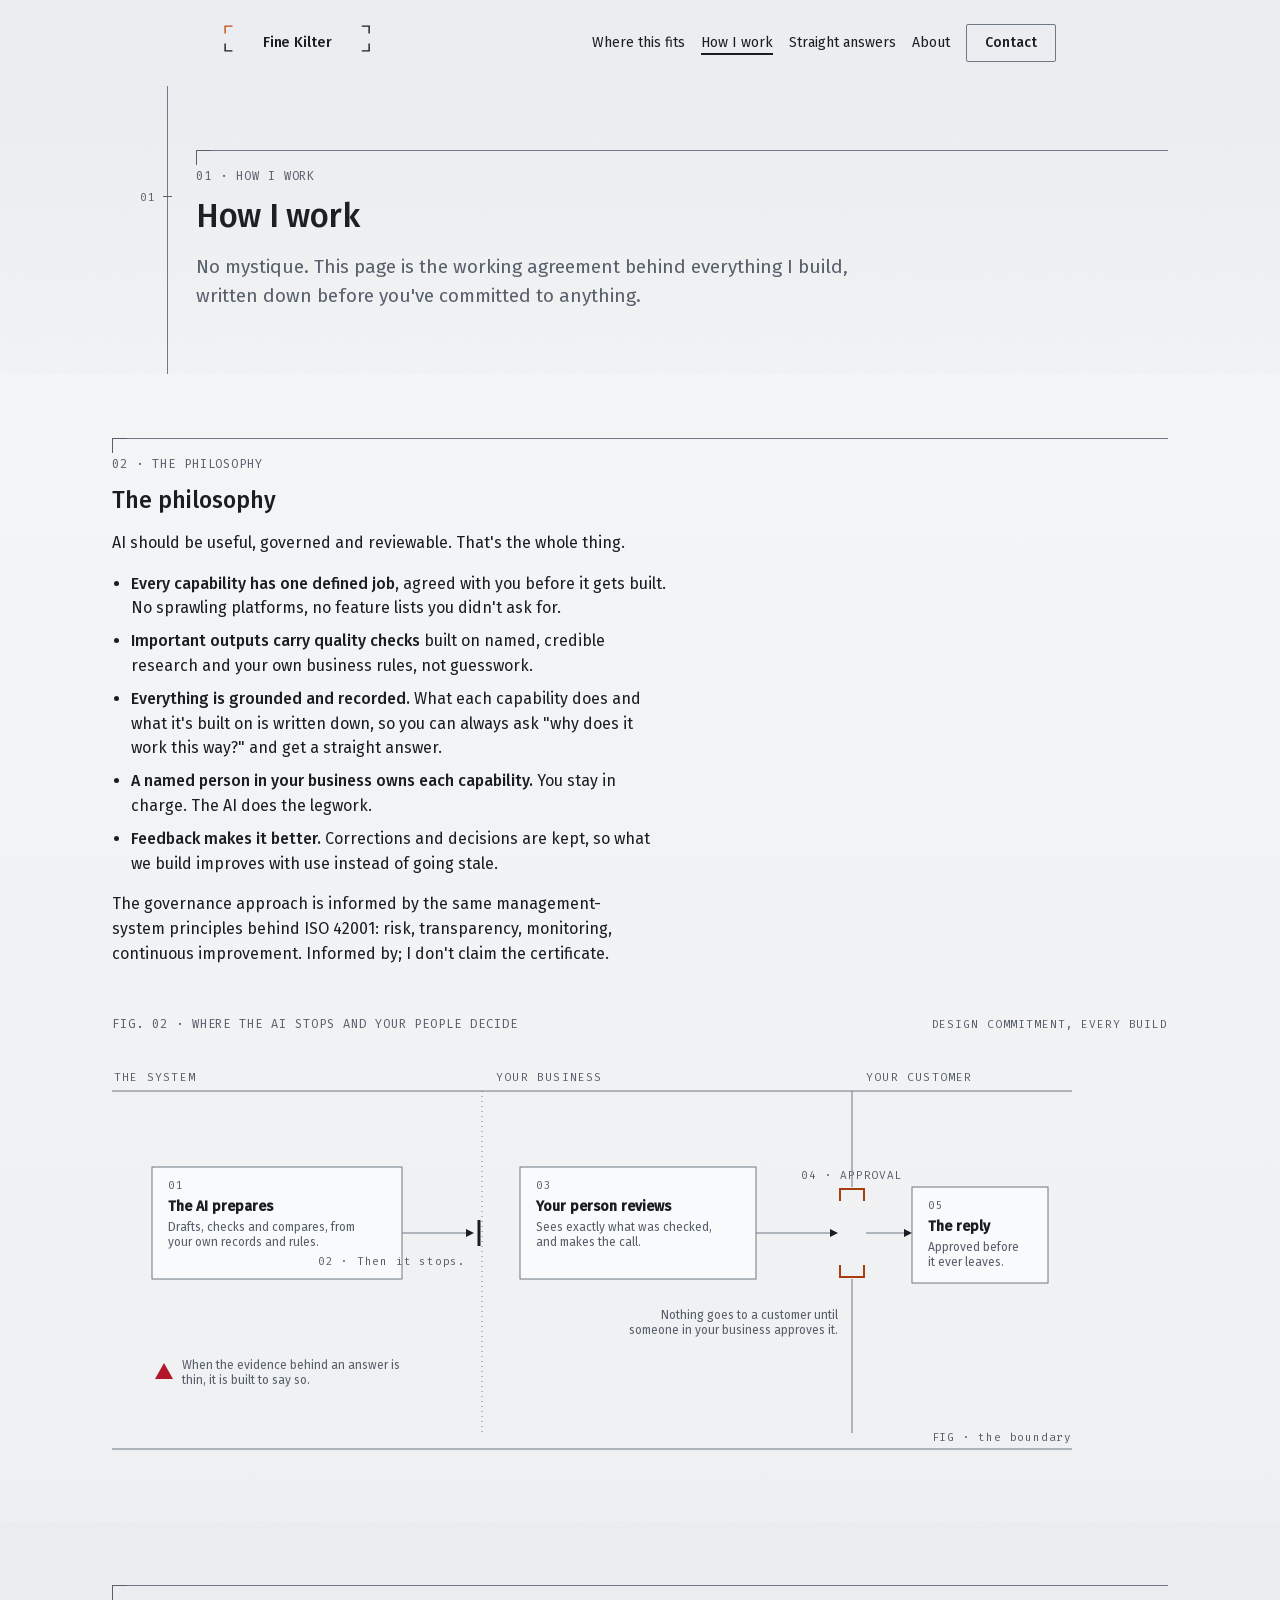
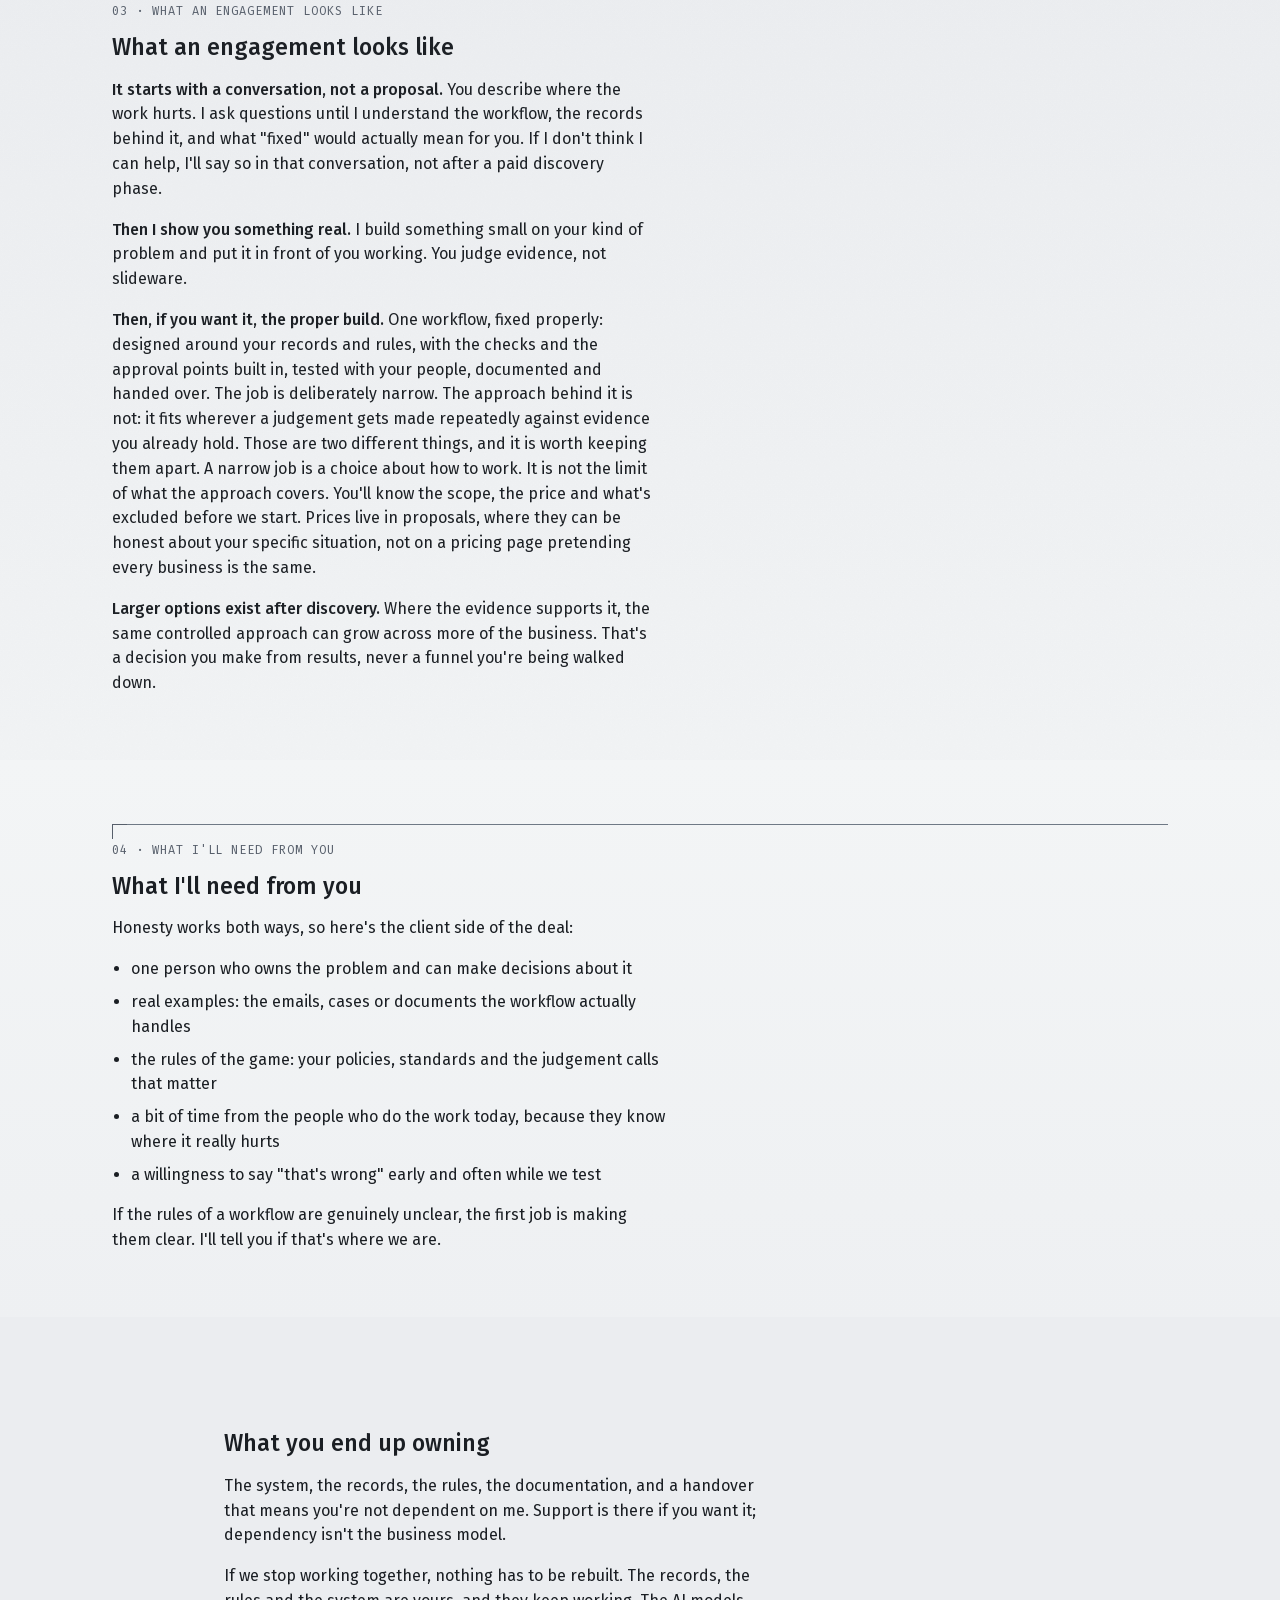
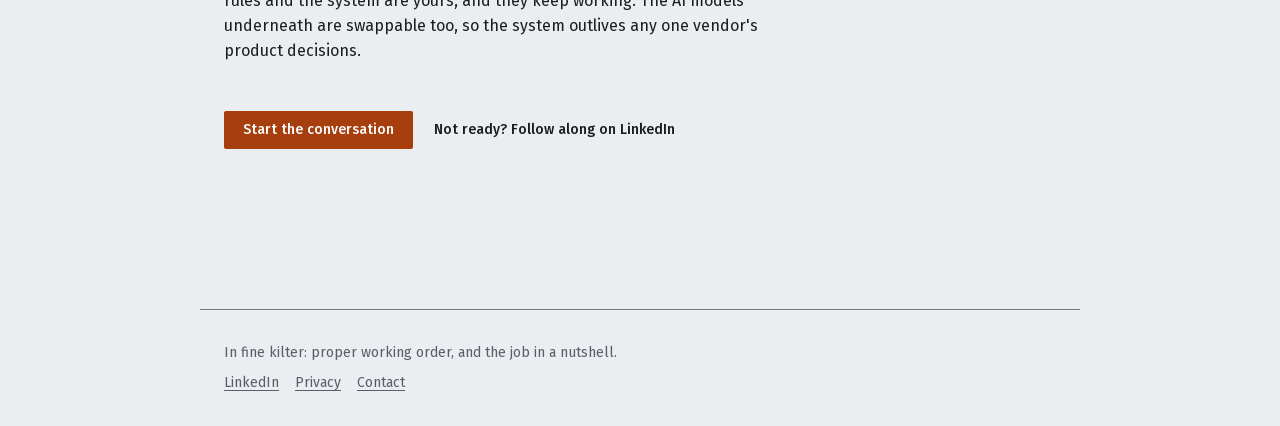
<file: how-i-work.html>
<!doctype html>
<html lang="en-GB">
<head>
<meta charset="utf-8">
<meta name="viewport" content="width=device-width, initial-scale=1">
<title>How I work · Fine Kilter</title>
<meta name="description" content="The working agreement behind everything Fine Kilter builds: one defined job per capability, quality checks, recorded grounding, a named owner in your business, and honest limits.">
<script>if(matchMedia('(prefers-color-scheme: dark)').matches)document.documentElement.dataset.theme='dark'</script>
<link rel="stylesheet" href="assets/fonts.css">
<link rel="stylesheet" href="assets/tokens.css?v=20260718">
<link rel="stylesheet" href="assets/components.css">
<link rel="stylesheet" href="assets/site.css?v=20260718">
<link rel="stylesheet" href="assets/constant-frame.css?v=20260718">
<link rel="stylesheet" href="assets/exhibit-family.css?v=20260718">
<link rel="stylesheet" href="assets/registration-kit.css?v=20260718">
<link rel="stylesheet" href="assets/composition.css?v=20260718">
</head>
<body>
<a class="skip" href="#main">Skip to content</a>

<header class="wrap site-header">
  <a class="brand" href="index.html" aria-label="Fine Kilter, home">
    <svg xmlns="http://www.w3.org/2000/svg" viewBox="0 0 260 64" role="img" aria-label="Fine Kilter">
      <g fill="none" stroke="currentColor" stroke-width="2.5">
        <path d="M245,2 H258 V15"/><path d="M258,33 V46 H245"/><path d="M15,46 H2 V33"/>
      </g>
      <path d="M2,15 V2 H15" fill="none" stroke="#c04c16" stroke-width="2.5"/>
      <text x="130.0" y="39" text-anchor="middle" font-family="Fira Sans" font-weight="500" font-size="26" letter-spacing="-0.2" fill="currentColor">Fine Kilter</text>
    </svg>
  </a>
  <nav class="site-nav" aria-label="Main">
    <a href="see-it-working.html">Where this fits</a>
    <a href="how-i-work.html" aria-current="page">How I work</a>
    <a href="straight-answers.html">Straight answers</a>
    <a href="about.html">About</a>
    <a class="btn btn-secondary" href="index.html#contact">Contact</a>
  </nav>
</header>

<main id="main">

  <div class="band grain">
    <div class="wrap-inner">
      <div class="reg-field">
        <div class="measure-rail" aria-hidden="true">
          <span class="datum" data-n="01" style="top:38%"></span>
        </div>
        <section class="section-band" aria-labelledby="how-h">
          <div class="reg-block settle" style="margin-bottom:0">
            <p class="reg-label"><span>01 · How I work</span></p>
            <h1 id="how-h" style="margin-top:0">How I work</h1>
            <p class="lede" style="margin-bottom:0">No mystique. This page is the working agreement behind everything I build, written down before you've committed to anything.</p>
          </div>
        </section>
      </div>
    </div>
  </div>

  <div class="band band-mount">
    <div class="wrap-inner section-band">
      <section aria-labelledby="philosophy">
        <div class="reg-block settle">
          <p class="reg-label"><span>02 · The philosophy</span></p>
          <h2 id="philosophy" style="margin-top:0">The philosophy</h2>
          <p>AI should be useful, governed and reviewable. That's the whole thing.</p>
          <ul class="plain-list">
            <li><strong>Every capability has one defined job</strong>, agreed with you before it gets built. No sprawling platforms, no feature lists you didn't ask for.</li>
            <li><strong>Important outputs carry quality checks</strong> built on named, credible research and your own business rules, not guesswork.</li>
            <li><strong>Everything is grounded and recorded.</strong> What each capability does and what it's built on is written down, so you can always ask "why does it work this way?" and get a straight answer.</li>
            <li><strong>A named person in your business owns each capability.</strong> You stay in charge. The AI does the legwork.</li>
            <li><strong>Feedback makes it better.</strong> Corrections and decisions are kept, so what we build improves with use instead of going stale.</li>
          </ul>
          <p style="margin-bottom:0">The governance approach is informed by the same management-system principles behind ISO 42001: risk, transparency, monitoring, continuous improvement. Informed by; I don't claim the certificate.</p>
        </div>

        <div class="fig-row">
          <p class="figure-label">FIG. 02 · Where the AI stops and your people decide</p>
          <span class="provenance">design commitment, every build</span>
        </div>
        <div class="diagram-frame diagram-desktop">
<svg viewBox="0 0 960 400" xmlns="http://www.w3.org/2000/svg" role="img" aria-labelledby="s19b-title s19b-desc" font-family="'Fira Sans', ui-sans-serif, system-ui, sans-serif">
<title id="s19b-title">Where the AI stops and your people decide</title>
<desc id="s19b-desc">The AI does the heavy preparation from your records and rules, then it stops. One of your people reviews the result, sees what was checked, and approves it. Nothing goes to a customer until someone in your business approves it. When the evidence behind an answer is thin, the system says so.</desc>
<style>.fk-t1{fill:var(--text-primary,#1a1e23)}
.fk-t2{fill:var(--text-secondary,#575f6b)}
.fk-tl{fill:var(--text-figure-label,#575f6b)}
.fk-ln{stroke:var(--border-mount,#6f7985);fill:none}
.fk-mount{fill:var(--surface-mount,#f9fafb)}
.fk-acc{stroke:var(--accent,#a63e0e);fill:none}
.fk-accf{fill:var(--accent,#a63e0e)}
.fk-attf{fill:var(--state-attention,#b2182b)}</style>
<!-- fk-diagram s19b v1.0.0 · one semantic model per family · do not hand-edit -->
<line x1="0" y1="34" x2="960" y2="34" class="fk-ln"/><text x="2" y="24" font-family="'Fira Mono', ui-monospace, Menlo, monospace" font-size="11" letter-spacing="1.2" text-anchor="start" class="fk-tl">THE SYSTEM</text><text x="384" y="24" font-family="'Fira Mono', ui-monospace, Menlo, monospace" font-size="11" letter-spacing="1.2" text-anchor="start" class="fk-tl">YOUR BUSINESS</text><text x="754" y="24" font-family="'Fira Mono', ui-monospace, Menlo, monospace" font-size="11" letter-spacing="1.2" text-anchor="start" class="fk-tl">YOUR CUSTOMER</text><line x1="370" y1="34" x2="370" y2="376" class="fk-ln" stroke-dasharray="1 4"/><line x1="740" y1="34" x2="740" y2="130" class="fk-ln"/><line x1="740" y1="222" x2="740" y2="376" class="fk-ln"/><rect x="40" y="110" width="250" height="112" class="fk-mount fk-ln" stroke-width="1"/><text x="56" y="132" font-family="'Fira Mono', ui-monospace, Menlo, monospace" font-size="11" letter-spacing="0.8" text-anchor="start" class="fk-tl">01</text><text x="56" y="154" font-size="14" font-weight="600" class="fk-t1">The AI prepares</text><text font-size="12" class="fk-t2"><tspan x="56" y="174">Drafts, checks and compares, from</tspan><tspan x="56" y="189">your own records and rules.</tspan></text><line x1="290" y1="176" x2="354" y2="176" class="fk-ln"/><path d="M354 172 L362 176 L354 180 Z" class="fk-t1"/><rect x="365.5" y="163" width="3" height="26" class="fk-t1"/><text x="354" y="208" font-family="'Fira Mono', ui-monospace, Menlo, monospace" font-size="11" letter-spacing="0.8" text-anchor="end" class="fk-tl">02 · Then it stops.</text><rect x="408" y="110" width="236" height="112" class="fk-mount fk-ln" stroke-width="1"/><text x="424" y="132" font-family="'Fira Mono', ui-monospace, Menlo, monospace" font-size="11" letter-spacing="0.8" text-anchor="start" class="fk-tl">03</text><text x="424" y="154" font-size="14" font-weight="600" class="fk-t1">Your person reviews</text><text font-size="12" class="fk-t2"><tspan x="424" y="174">Sees exactly what was checked,</tspan><tspan x="424" y="189">and makes the call.</tspan></text><line x1="644" y1="176" x2="718" y2="176" class="fk-ln"/><path d="M718 172 L726 176 L718 180 Z" class="fk-t1"/><path d="M728 144 V132 h24 v12" class="fk-acc" stroke-width="2"/><path d="M728 208 V220 h24 v-12" class="fk-acc" stroke-width="2"/><text x="740" y="122" font-family="'Fira Mono', ui-monospace, Menlo, monospace" font-size="11" letter-spacing="0.8" text-anchor="middle" class="fk-tl">04 · APPROVAL</text><text font-size="12" class="fk-t2" text-anchor="end"><tspan x="726" y="262">Nothing goes to a customer until</tspan><tspan x="726" y="277">someone in your business approves it.</tspan></text><line x1="754" y1="176" x2="792" y2="176" class="fk-ln"/><path d="M792 172 L800 176 L792 180 Z" class="fk-t1"/><rect x="800" y="130" width="136" height="96" class="fk-mount fk-ln" stroke-width="1"/><text x="816" y="152" font-family="'Fira Mono', ui-monospace, Menlo, monospace" font-size="11" letter-spacing="0.8" text-anchor="start" class="fk-tl">05</text><text x="816" y="174" font-size="14" font-weight="600" class="fk-t1">The reply</text><text font-size="12" class="fk-t2"><tspan x="816" y="194">Approved before</tspan><tspan x="816" y="209">it ever leaves.</tspan></text><path d="M52 306 L43 322 h18 Z" class="fk-attf"/><text font-size="12" class="fk-t2"><tspan x="70" y="312">When the evidence behind an answer is</tspan><tspan x="70" y="327">thin, it is built to say so.</tspan></text><line x1="0" y1="392" x2="960" y2="392" class="fk-ln"/><text x="960" y="384" font-family="'Fira Mono', ui-monospace, Menlo, monospace" font-size="11" letter-spacing="0.8" text-anchor="end" class="fk-tl">FIG · the boundary</text></svg>
        </div>
        <div class="diagram-frame diagram-mobile">
<svg viewBox="0 0 335 640" xmlns="http://www.w3.org/2000/svg" role="img" aria-labelledby="s19bm-title s19bm-desc" font-family="'Fira Sans', ui-sans-serif, system-ui, sans-serif">
<title id="s19bm-title">Where the AI stops and your people decide</title>
<desc id="s19bm-desc">The AI does the heavy preparation from your records and rules, then it stops. One of your people reviews the result, sees what was checked, and approves it. Nothing goes to a customer until someone in your business approves it. When the evidence behind an answer is thin, the system says so.</desc>
<style>.fk-t1{fill:var(--text-primary,#1a1e23)}
.fk-t2{fill:var(--text-secondary,#575f6b)}
.fk-tl{fill:var(--text-figure-label,#575f6b)}
.fk-ln{stroke:var(--border-mount,#6f7985);fill:none}
.fk-mount{fill:var(--surface-mount,#f9fafb)}
.fk-acc{stroke:var(--accent,#a63e0e);fill:none}
.fk-accf{fill:var(--accent,#a63e0e)}
.fk-attf{fill:var(--state-attention,#b2182b)}</style>
<!-- fk-diagram s19bm v1.0.0 · one semantic model per family · do not hand-edit -->
<text x="0" y="20" font-family="'Fira Mono', ui-monospace, Menlo, monospace" font-size="11" letter-spacing="1.2" text-anchor="start" class="fk-tl">THE SYSTEM</text><line x1="0" y1="28" x2="335" y2="28" class="fk-ln"/><rect x="20" y="44" width="295" height="104" class="fk-mount fk-ln" stroke-width="1"/><text x="36" y="66" font-family="'Fira Mono', ui-monospace, Menlo, monospace" font-size="11" letter-spacing="0.8" text-anchor="start" class="fk-tl">01</text><text x="36" y="88" font-size="14" font-weight="600" class="fk-t1">The AI prepares</text><text font-size="12" class="fk-t2"><tspan x="36" y="108">Drafts, checks and compares, from</tspan><tspan x="36" y="123">your own records and rules.</tspan></text><path d="M34 168 L25 184 h18 Z" class="fk-attf"/><text font-size="11.5" class="fk-t2"><tspan x="50" y="174">When the evidence behind an answer is</tspan><tspan x="50" y="188">thin, it is built to say so.</tspan></text><line x1="167.5" y1="204" x2="167.5" y2="224" class="fk-ln"/><path d="M163.5 224 L167.5 232 L171.5 224 Z" class="fk-t1"/><rect x="166" y="227" width="3" height="22" class="fk-t1"/><text x="181.5" y="242" font-family="'Fira Mono', ui-monospace, Menlo, monospace" font-size="11" letter-spacing="0.8" text-anchor="start" class="fk-tl">02 · Then it stops.</text><text x="0" y="270" font-family="'Fira Mono', ui-monospace, Menlo, monospace" font-size="11" letter-spacing="1.2" text-anchor="start" class="fk-tl">YOUR BUSINESS</text><line x1="0" y1="278" x2="335" y2="278" class="fk-ln"/><rect x="20" y="294" width="295" height="104" class="fk-mount fk-ln" stroke-width="1"/><text x="36" y="316" font-family="'Fira Mono', ui-monospace, Menlo, monospace" font-size="11" letter-spacing="0.8" text-anchor="start" class="fk-tl">03</text><text x="36" y="338" font-size="14" font-weight="600" class="fk-t1">Your person reviews</text><text font-size="12" class="fk-t2"><tspan x="36" y="358">Sees exactly what was checked,</tspan><tspan x="36" y="373">and makes the call.</tspan></text><line x1="167.5" y1="398" x2="167.5" y2="420" class="fk-ln"/><path d="M163.5 420 L167.5 428 L171.5 420 Z" class="fk-t1"/><path d="M156.5 439 V428 h22 v11" class="fk-acc" stroke-width="2"/><path d="M156.5 481 V492 h22 v-11" class="fk-acc" stroke-width="2"/><text x="189.5" y="452" font-family="'Fira Mono', ui-monospace, Menlo, monospace" font-size="11" letter-spacing="0.8" text-anchor="start" class="fk-tl">04 · APPROVAL</text><text font-size="11.5" class="fk-t2"><tspan x="20" y="516">Nothing goes to a customer until</tspan><tspan x="20" y="530">someone in your business approves it.</tspan></text><text x="0" y="556" font-family="'Fira Mono', ui-monospace, Menlo, monospace" font-size="11" letter-spacing="1.2" text-anchor="start" class="fk-tl">YOUR CUSTOMER</text><line x1="0" y1="564" x2="335" y2="564" class="fk-ln"/><rect x="20" y="574" width="295" height="56" class="fk-mount fk-ln" stroke-width="1"/><text x="36" y="596" font-family="'Fira Mono', ui-monospace, Menlo, monospace" font-size="11" letter-spacing="0.8" text-anchor="start" class="fk-tl">05</text><text x="36" y="618" font-size="14" font-weight="600" class="fk-t1">The reply</text></svg>
        </div>
      </section>
    </div>
  </div>

  <div class="band grain">
    <div class="wrap-inner section-band">
      <section aria-labelledby="engagement">
        <div class="reg-block settle" style="margin-bottom:0">
          <p class="reg-label"><span>03 · What an engagement looks like</span></p>
          <h2 id="engagement" style="margin-top:0">What an engagement looks like</h2>
          <p><strong>It starts with a conversation, not a proposal.</strong> You describe where the work hurts. I ask questions until I understand the workflow, the records behind it, and what "fixed" would actually mean for you. If I don't think I can help, I'll say so in that conversation, not after a paid discovery phase.</p>
          <p><strong>Then I show you something real.</strong> I build something small on your kind of problem and put it in front of you working. You judge evidence, not slideware.</p>
          <p><strong>Then, if you want it, the proper build.</strong> One workflow, fixed properly: designed around your records and rules, with the checks and the approval points built in, tested with your people, documented and handed over. The job is deliberately narrow. The approach behind it is not: it fits wherever a judgement gets made repeatedly against evidence you already hold. Those are two different things, and it is worth keeping them apart. A narrow job is a choice about how to work. It is not the limit of what the approach covers. You'll know the scope, the price and what's excluded before we start. Prices live in proposals, where they can be honest about your specific situation, not on a pricing page pretending every business is the same.</p>
          <p style="margin-bottom:0"><strong>Larger options exist after discovery.</strong> Where the evidence supports it, the same controlled approach can grow across more of the business. That's a decision you make from results, never a funnel you're being walked down.</p>
        </div>
      </section>
    </div>
  </div>

  <div class="band band-mount">
    <div class="wrap-inner section-band">
      <section aria-labelledby="need">
        <div class="reg-block settle" style="margin-bottom:0">
          <p class="reg-label"><span>04 · What I'll need from you</span></p>
          <h2 id="need" style="margin-top:0">What I'll need from you</h2>
          <p>Honesty works both ways, so here's the client side of the deal:</p>
          <ul class="plain-list">
            <li>one person who owns the problem and can make decisions about it</li>
            <li>real examples: the emails, cases or documents the workflow actually handles</li>
            <li>the rules of the game: your policies, standards and the judgement calls that matter</li>
            <li>a bit of time from the people who do the work today, because they know where it really hurts</li>
            <li>a willingness to say "that's wrong" early and often while we test</li>
          </ul>
          <p style="margin-bottom:0">If the rules of a workflow are genuinely unclear, the first job is making them clear. I'll tell you if that's where we are.</p>
        </div>
      </section>
    </div>
  </div>

  <div class="wrap">
    <section class="section" aria-labelledby="owning">
      <h2 id="owning">What you end up owning</h2>
      <p>The system, the records, the rules, the documentation, and a handover that means you're not dependent on me. Support is there if you want it; dependency isn't the business model.</p>
      <p>If we stop working together, nothing has to be rebuilt. The records, the rules and the system are yours, and they keep working. The AI models underneath are swappable too, so the system outlives any one vendor's product decisions.</p>
      <div class="actions action-block">
        <a class="btn btn-primary" href="index.html#contact">Start the conversation</a>
        <a class="btn btn-ghost" href="#" data-launch-item="linkedin-url">Not ready? Follow along on LinkedIn</a>
      </div>
    </section>
  </div>

</main>

<footer class="wrap site-footer">
  <p style="margin-bottom:0">In fine kilter: proper working order, and the job in a nutshell.</p>
  <nav aria-label="Footer">
    <a href="#" data-launch-item="linkedin-url">LinkedIn</a>
    <a href="privacy.html">Privacy</a>
    <a href="index.html#contact">Contact</a>
  </nav>
</footer>
<script src="assets/settle.js?v=20260718"></script>
<script src="assets/analytics.js?v=20260719"></script>
</body>
</html>
</file>
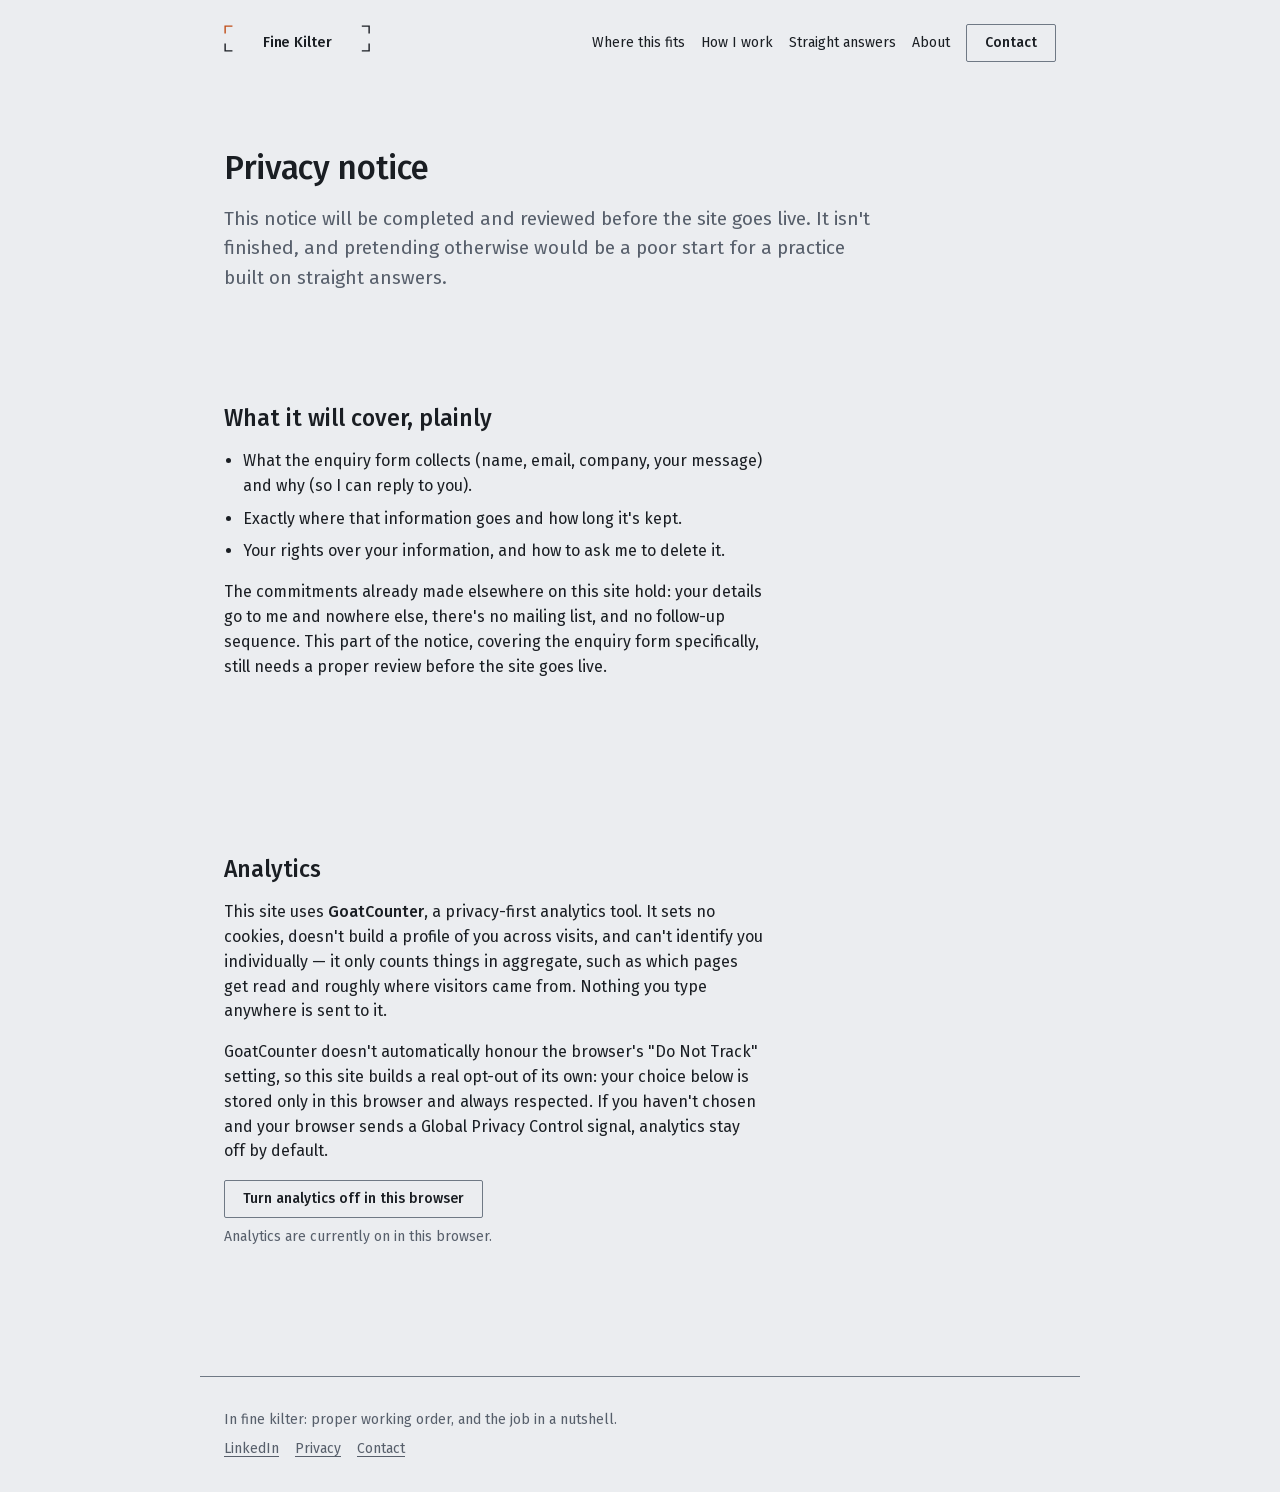
<file: privacy.html>
<!doctype html>
<html lang="en-GB">
<head>
<meta charset="utf-8">
<meta name="viewport" content="width=device-width, initial-scale=1">
<title>Privacy · Fine Kilter</title>
<meta name="description" content="Fine Kilter's privacy notice.">
<meta name="robots" content="noindex">
<script>if(matchMedia('(prefers-color-scheme: dark)').matches)document.documentElement.dataset.theme='dark'</script>
<link rel="stylesheet" href="assets/fonts.css">
<link rel="stylesheet" href="assets/tokens.css">
<link rel="stylesheet" href="assets/components.css">
<link rel="stylesheet" href="assets/site.css">
</head>
<body>
<a class="skip" href="#main">Skip to content</a>

<header class="wrap site-header">
  <a class="brand" href="index.html" aria-label="Fine Kilter, home">
    <svg xmlns="http://www.w3.org/2000/svg" viewBox="0 0 260 64" role="img" aria-label="Fine Kilter">
      <g fill="none" stroke="currentColor" stroke-width="2.5">
        <path d="M245,2 H258 V15"/><path d="M258,33 V46 H245"/><path d="M15,46 H2 V33"/>
      </g>
      <path d="M2,15 V2 H15" fill="none" stroke="#c04c16" stroke-width="2.5"/>
      <text x="130.0" y="39" text-anchor="middle" font-family="Fira Sans" font-weight="500" font-size="26" letter-spacing="-0.2" fill="currentColor">Fine Kilter</text>
    </svg>
  </a>
  <nav class="site-nav" aria-label="Main">
    <a href="see-it-working.html">Where this fits</a>
    <a href="how-i-work.html">How I work</a>
    <a href="straight-answers.html">Straight answers</a>
    <a href="about.html">About</a>
    <a class="btn btn-secondary" href="index.html#contact">Contact</a>
  </nav>
</header>

<main id="main" class="wrap">

  <section class="hero">
    <h1>Privacy notice</h1>
    <p class="lede">This notice will be completed and reviewed before the site goes live. It isn't finished, and pretending otherwise would be a poor start for a practice built on straight answers.</p>
  </section>

  <section class="section" aria-labelledby="covers">
    <h2 id="covers" style="margin-top:0">What it will cover, plainly</h2>
    <ul class="plain-list">
      <li>What the enquiry form collects (name, email, company, your message) and why (so I can reply to you).</li>
      <li>Exactly where that information goes and how long it's kept.</li>
      <li>Your rights over your information, and how to ask me to delete it.</li>
    </ul>
    <p>The commitments already made elsewhere on this site hold: your details go to me and nowhere else, there's no mailing list, and no follow-up sequence. This part of the notice, covering the enquiry form specifically, still needs a proper review before the site goes live.</p>
  </section>

  <section class="section" aria-labelledby="analytics">
    <h2 id="analytics">Analytics</h2>
    <p>This site uses <strong>GoatCounter</strong>, a privacy-first analytics tool. It sets no cookies, doesn't build a profile of you across visits, and can't identify you individually — it only counts things in aggregate, such as which pages get read and roughly where visitors came from. Nothing you type anywhere is sent to it.</p>
    <p>GoatCounter doesn't automatically honour the browser's "Do Not Track" setting, so this site builds a real opt-out of its own: your choice below is stored only in this browser and always respected. If you haven't chosen and your browser sends a Global Privacy Control signal, analytics stay off by default.</p>
    <p>
      <button type="button" class="btn btn-secondary" id="analytics-opt-out-toggle">Loading…</button>
      <span class="form-note" id="analytics-opt-out-status" style="display:block; margin-top: var(--s-2)"></span>
    </p>
  </section>

</main>

<script>
(function () {
  var KEY = 'fk-analytics-opt-out';
  var btn = document.getElementById('analytics-opt-out-toggle');
  var status = document.getElementById('analytics-opt-out-status');
  if (!btn) return;

  function currentlyOptedOut() {
    var stored = localStorage.getItem(KEY);
    if (stored === '1') return true;
    if (stored === '0') return false;
    return navigator.globalPrivacyControl === true;
  }

  function render() {
    var out = currentlyOptedOut();
    btn.textContent = out ? 'Turn analytics on in this browser' : 'Turn analytics off in this browser';
    status.textContent = out ? 'Analytics are currently off in this browser.' : 'Analytics are currently on in this browser.';
  }

  btn.addEventListener('click', function () {
    localStorage.setItem(KEY, currentlyOptedOut() ? '0' : '1');
    render();
  });

  render();
})();
</script>
<script src="assets/analytics.js?v=20260719"></script>

<footer class="wrap site-footer">
  <p style="margin-bottom:0">In fine kilter: proper working order, and the job in a nutshell.</p>
  <nav aria-label="Footer">
    <a href="#" data-launch-item="linkedin-url">LinkedIn</a>
    <a href="privacy.html" aria-current="page">Privacy</a>
    <a href="index.html#contact">Contact</a>
  </nav>
</footer>
</body>
</html>
</file>
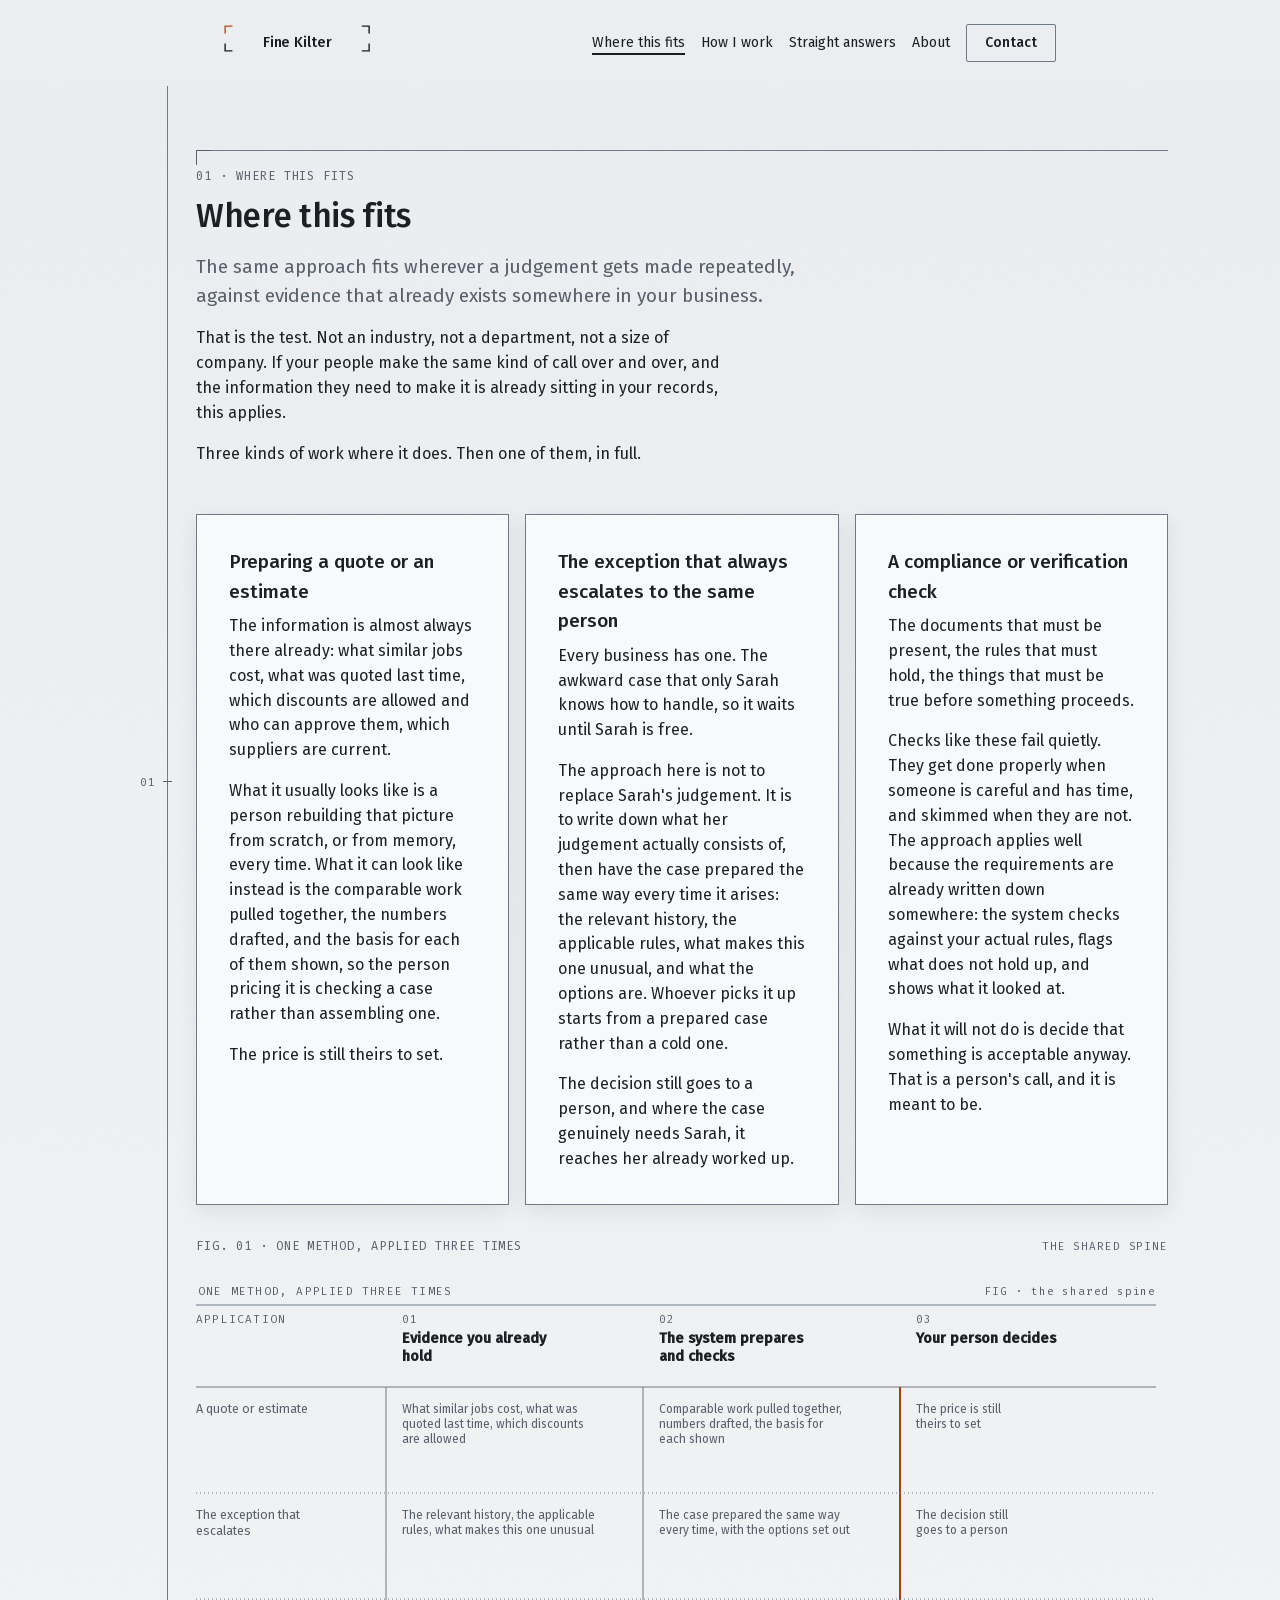
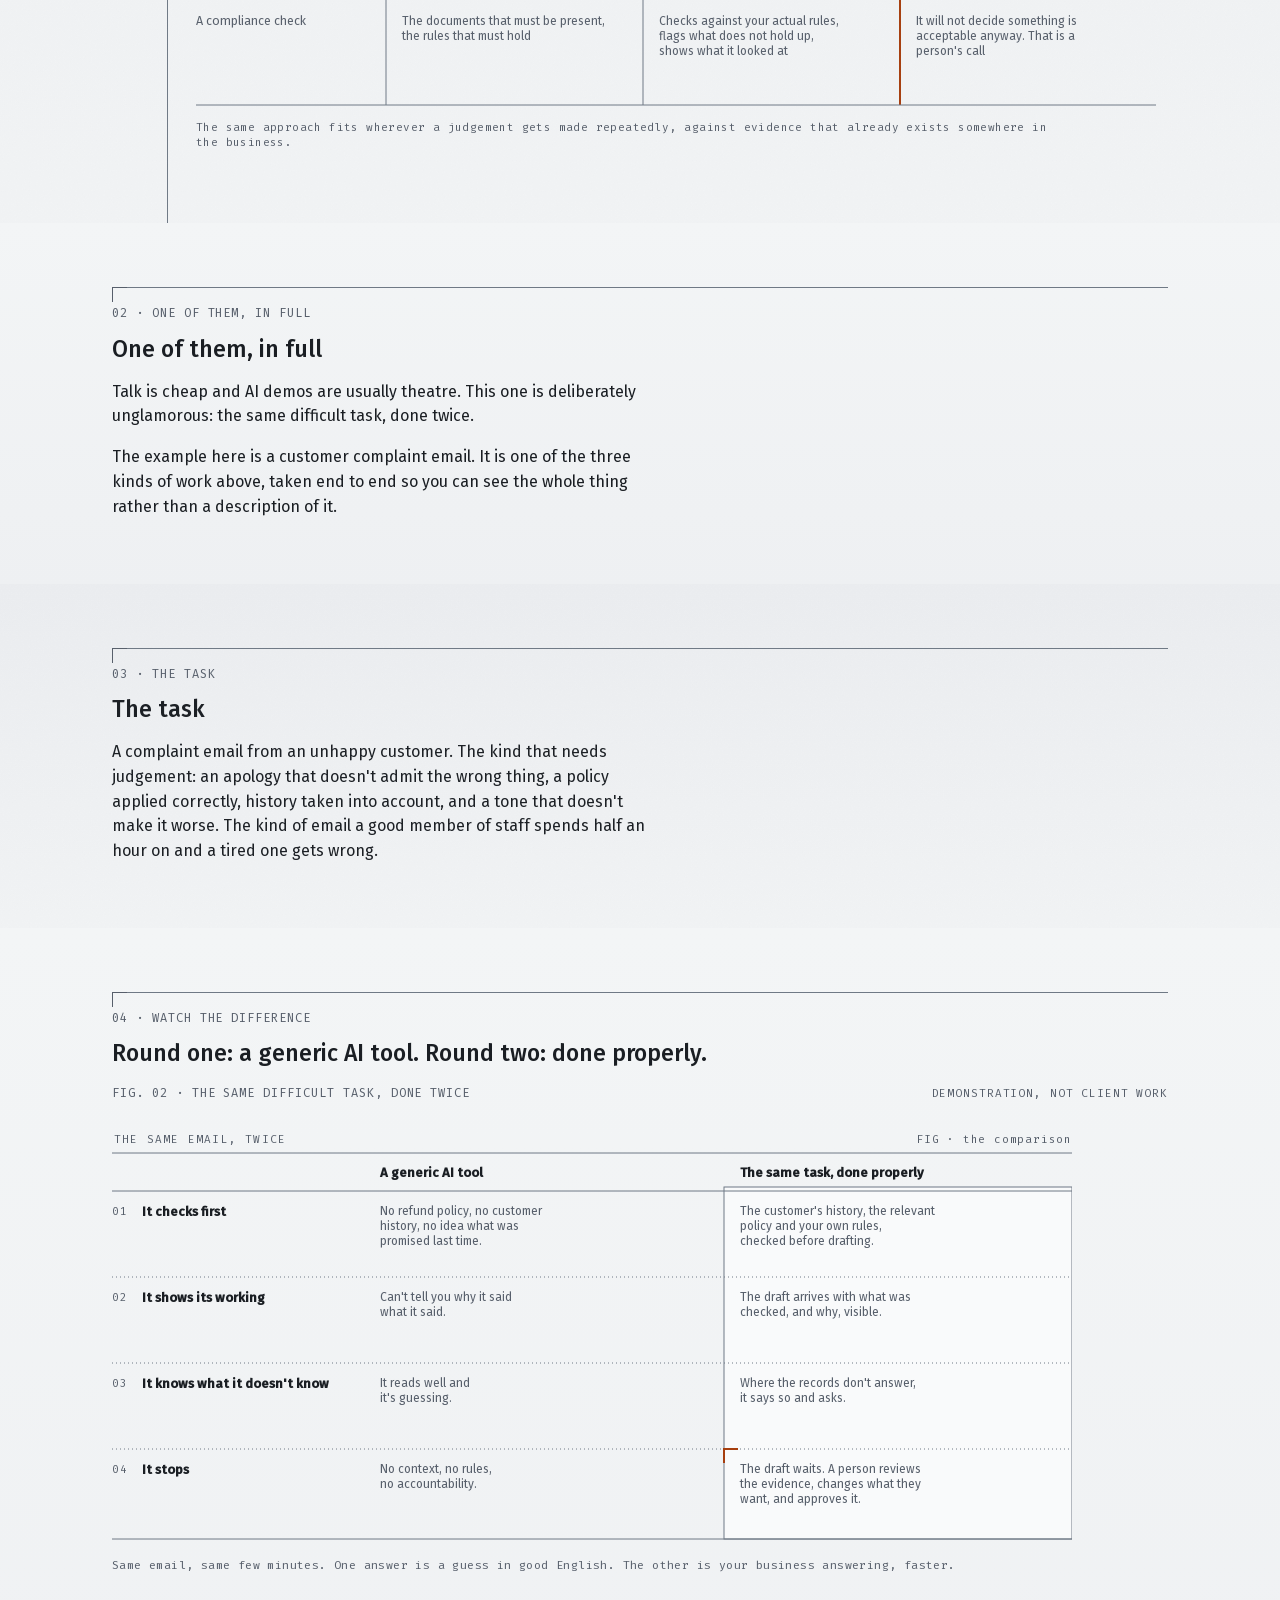
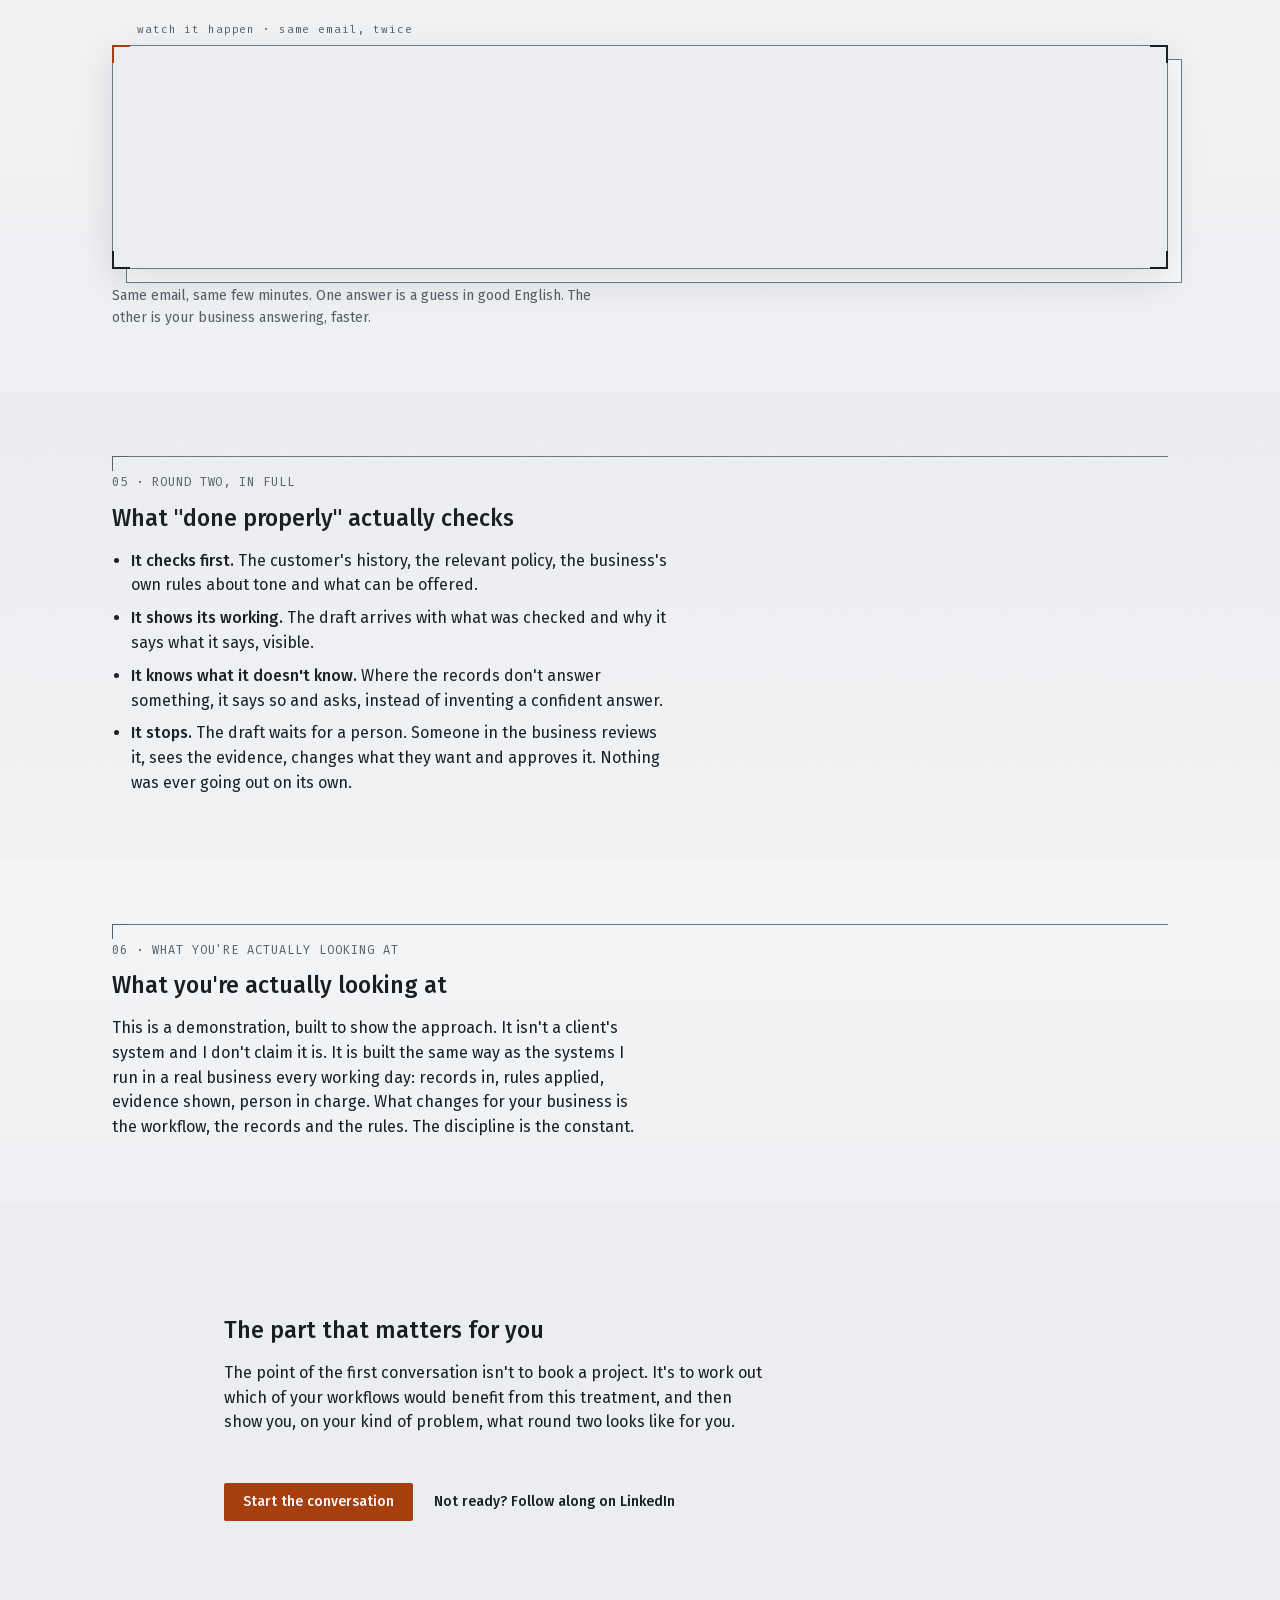
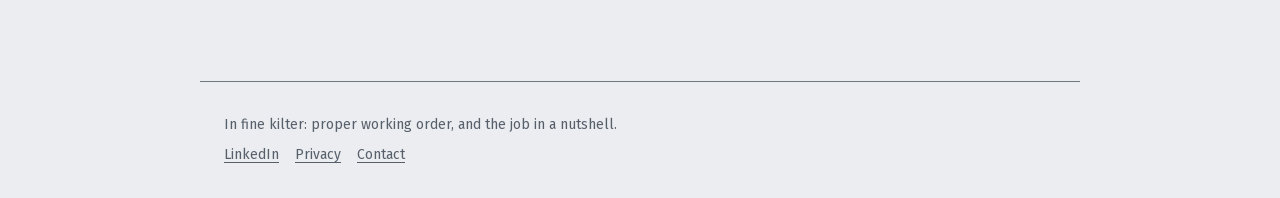
<file: see-it-working.html>
<!doctype html>
<html lang="en-GB">
<head>
<meta charset="utf-8">
<meta name="viewport" content="width=device-width, initial-scale=1">
<title>Where this fits · Fine Kilter</title>
<meta name="description" content="The same approach fits wherever a judgement gets made repeatedly, against evidence that already exists in your business. Three kinds of work where it does, then one of them, in full.">
<script>if(matchMedia('(prefers-color-scheme: dark)').matches)document.documentElement.dataset.theme='dark'</script>
<link rel="stylesheet" href="assets/fonts.css">
<link rel="stylesheet" href="assets/tokens.css?v=20260718">
<link rel="stylesheet" href="assets/components.css">
<link rel="stylesheet" href="assets/site.css?v=20260718">
<link rel="stylesheet" href="assets/constant-frame.css?v=20260718">
<link rel="stylesheet" href="assets/exhibit-family.css?v=20260718">
<link rel="stylesheet" href="assets/registration-kit.css?v=20260718">
<link rel="stylesheet" href="assets/composition.css?v=20260718">
</head>
<body>
<a class="skip" href="#main">Skip to content</a>

<header class="wrap site-header">
  <a class="brand" href="index.html" aria-label="Fine Kilter, home">
    <svg xmlns="http://www.w3.org/2000/svg" viewBox="0 0 260 64" role="img" aria-label="Fine Kilter">
      <g fill="none" stroke="currentColor" stroke-width="2.5">
        <path d="M245,2 H258 V15"/><path d="M258,33 V46 H245"/><path d="M15,46 H2 V33"/>
      </g>
      <path d="M2,15 V2 H15" fill="none" stroke="#c04c16" stroke-width="2.5"/>
      <text x="130.0" y="39" text-anchor="middle" font-family="Fira Sans" font-weight="500" font-size="26" letter-spacing="-0.2" fill="currentColor">Fine Kilter</text>
    </svg>
  </a>
  <nav class="site-nav" aria-label="Main">
    <a href="see-it-working.html" aria-current="page">Where this fits</a>
    <a href="how-i-work.html">How I work</a>
    <a href="straight-answers.html">Straight answers</a>
    <a href="about.html">About</a>
    <a class="btn btn-secondary" href="index.html#contact">Contact</a>
  </nav>
</header>

<main id="main">

  <div class="band grain">
    <div class="wrap-inner">
      <div class="reg-field">
        <div class="measure-rail" aria-hidden="true">
          <span class="datum" data-n="01" style="top:40%"></span>
        </div>
        <section class="section-band" aria-labelledby="fits-h">
          <div class="reg-block settle">
            <p class="reg-label"><span>01 · Where this fits</span></p>
            <h1 id="fits-h" style="margin-top:0">Where this fits</h1>
            <p class="lede">The same approach fits wherever a judgement gets made repeatedly, against evidence that already exists somewhere in your business.</p>
            <p>That is the test. Not an industry, not a department, not a size of company. If your people make the same kind of call over and over, and the information they need to make it is already sitting in your records, this applies.</p>
            <p style="margin-bottom:0">Three kinds of work where it does. Then one of them, in full.</p>
          </div>

          <div class="diff-grid" style="margin-top:var(--s-6)">
            <div class="panel">
              <h3>Preparing a quote or an estimate</h3>
              <p>The information is almost always there already: what similar jobs cost, what was quoted last time, which discounts are allowed and who can approve them, which suppliers are current.</p>
              <p>What it usually looks like is a person rebuilding that picture from scratch, or from memory, every time. What it can look like instead is the comparable work pulled together, the numbers drafted, and the basis for each of them shown, so the person pricing it is checking a case rather than assembling one.</p>
              <p style="margin-bottom:0">The price is still theirs to set.</p>
            </div>
            <div class="panel">
              <h3>The exception that always escalates to the same person</h3>
              <p>Every business has one. The awkward case that only Sarah knows how to handle, so it waits until Sarah is free.</p>
              <p>The approach here is not to replace Sarah's judgement. It is to write down what her judgement actually consists of, then have the case prepared the same way every time it arises: the relevant history, the applicable rules, what makes this one unusual, and what the options are. Whoever picks it up starts from a prepared case rather than a cold one.</p>
              <p style="margin-bottom:0">The decision still goes to a person, and where the case genuinely needs Sarah, it reaches her already worked up.</p>
            </div>
            <div class="panel">
              <h3>A compliance or verification check</h3>
              <p>The documents that must be present, the rules that must hold, the things that must be true before something proceeds.</p>
              <p>Checks like these fail quietly. They get done properly when someone is careful and has time, and skimmed when they are not. The approach applies well because the requirements are already written down somewhere: the system checks against your actual rules, flags what does not hold up, and shows what it looked at.</p>
              <p style="margin-bottom:0">What it will not do is decide that something is acceptable anyway. That is a person's call, and it is meant to be.</p>
            </div>
          </div>

          <div class="fig-row" style="margin-top:var(--s-6)">
            <p class="figure-label">FIG. 01 · One method, applied three times</p>
            <span class="provenance">the shared spine</span>
          </div>
          <div class="diagram-frame diagram-desktop">
<svg viewBox="0 0 960 480" xmlns="http://www.w3.org/2000/svg" role="img" aria-labelledby="b185sw-title b185sw-desc" font-family="'Fira Sans', ui-sans-serif, system-ui, sans-serif">
<title id="b185sw-title">The same three things, three times</title>
<desc id="b185sw-desc">Three kinds of work go through the same three stages. A quote or estimate, the exception that always escalates, and a compliance check each start from evidence you already hold, get prepared and checked by the system, and end with your person deciding. Only the subject matter changes.</desc>
<style>.fk-t1{fill:var(--text-primary,#1a1e23)}
.fk-t2{fill:var(--text-secondary,#575f6b)}
.fk-tl{fill:var(--text-figure-label,#575f6b)}
.fk-ln{stroke:var(--border-mount,#6f7985);fill:none}
.fk-mount{fill:var(--surface-mount,#f9fafb)}
.fk-acc{stroke:var(--accent,#a63e0e);fill:none}
.fk-accf{fill:var(--accent,#a63e0e)}
.fk-attf{fill:var(--state-attention,#b2182b)}</style>
<!-- fk-diagram b185s v1.0.0 · one semantic model per family · do not hand-edit -->
<text x="2" y="16" font-family="'Fira Mono', ui-monospace, Menlo, monospace" font-size="11" letter-spacing="1.2" text-anchor="start" class="fk-tl">ONE METHOD, APPLIED THREE TIMES</text><text x="960" y="16" font-family="'Fira Mono', ui-monospace, Menlo, monospace" font-size="11" letter-spacing="0.8" text-anchor="end" class="fk-tl">FIG · the shared spine</text><line x1="0" y1="26" x2="960" y2="26" class="fk-ln"/><text x="0" y="44" font-family="'Fira Mono', ui-monospace, Menlo, monospace" font-size="11" letter-spacing="1.2" text-anchor="start" class="fk-tl">APPLICATION</text><text x="206" y="44" font-family="'Fira Mono', ui-monospace, Menlo, monospace" font-size="11" letter-spacing="0.8" text-anchor="start" class="fk-tl">01</text><text font-size="14.5" font-weight="700" class="fk-t1"><tspan x="206" y="64">Evidence you already</tspan><tspan x="206" y="82">hold</tspan></text><text x="463" y="44" font-family="'Fira Mono', ui-monospace, Menlo, monospace" font-size="11" letter-spacing="0.8" text-anchor="start" class="fk-tl">02</text><text font-size="14.5" font-weight="700" class="fk-t1"><tspan x="463" y="64">The system prepares</tspan><tspan x="463" y="82">and checks</tspan></text><text x="720" y="44" font-family="'Fira Mono', ui-monospace, Menlo, monospace" font-size="11" letter-spacing="0.8" text-anchor="start" class="fk-tl">03</text><text font-size="14.5" font-weight="700" class="fk-t1"><tspan x="720" y="64">Your person decides</tspan></text><line x1="0" y1="108" x2="960" y2="108" class="fk-ln"/><line x1="190" y1="108" x2="190" y2="426" class="fk-ln"/><line x1="447" y1="108" x2="447" y2="426" class="fk-ln"/><line x1="704" y1="108" x2="704" y2="426" class="fk-acc" stroke-width="2"/><text font-size="12.5" class="fk-tl"><tspan x="0" y="134">A quote or estimate</tspan></text><text font-size="12" class="fk-t2"><tspan x="206" y="134">What similar jobs cost, what was</tspan><tspan x="206" y="149">quoted last time, which discounts</tspan><tspan x="206" y="164">are allowed</tspan></text><text font-size="12" class="fk-t2"><tspan x="463" y="134">Comparable work pulled together,</tspan><tspan x="463" y="149">numbers drafted, the basis for</tspan><tspan x="463" y="164">each shown</tspan></text><text font-size="12" class="fk-t2"><tspan x="720" y="134">The price is still</tspan><tspan x="720" y="149">theirs to set</tspan></text><line x1="0" y1="214" x2="960" y2="214" class="fk-ln" stroke-dasharray="1 3"/><text font-size="12.5" class="fk-tl"><tspan x="0" y="240">The exception that</tspan><tspan x="0" y="256">escalates</tspan></text><text font-size="12" class="fk-t2"><tspan x="206" y="240">The relevant history, the applicable</tspan><tspan x="206" y="255">rules, what makes this one unusual</tspan></text><text font-size="12" class="fk-t2"><tspan x="463" y="240">The case prepared the same way</tspan><tspan x="463" y="255">every time, with the options set out</tspan></text><text font-size="12" class="fk-t2"><tspan x="720" y="240">The decision still</tspan><tspan x="720" y="255">goes to a person</tspan></text><line x1="0" y1="320" x2="960" y2="320" class="fk-ln" stroke-dasharray="1 3"/><text font-size="12.5" class="fk-tl"><tspan x="0" y="346">A compliance check</tspan></text><text font-size="12" class="fk-t2"><tspan x="206" y="346">The documents that must be present,</tspan><tspan x="206" y="361">the rules that must hold</tspan></text><text font-size="12" class="fk-t2"><tspan x="463" y="346">Checks against your actual rules,</tspan><tspan x="463" y="361">flags what does not hold up,</tspan><tspan x="463" y="376">shows what it looked at</tspan></text><text font-size="12" class="fk-t2"><tspan x="720" y="346">It will not decide something is</tspan><tspan x="720" y="361">acceptable anyway. That is a</tspan><tspan x="720" y="376">person&#39;s call</tspan></text><line x1="0" y1="426" x2="960" y2="426" class="fk-ln"/><text font-family="'Fira Mono', ui-monospace, Menlo, monospace" font-size="11" letter-spacing="0.4" class="fk-tl"><tspan x="0" y="452">The same approach fits wherever a judgement gets made repeatedly, against evidence that already exists somewhere in</tspan><tspan x="0" y="467">the business.</tspan></text></svg>
          </div>
          <div class="diagram-frame diagram-mobile">
<svg viewBox="0 0 335 1016" xmlns="http://www.w3.org/2000/svg" role="img" aria-labelledby="b185swm-title b185swm-desc" font-family="'Fira Sans', ui-sans-serif, system-ui, sans-serif">
<title id="b185swm-title">The same three things, three times</title>
<desc id="b185swm-desc">Three kinds of work go through the same three stages. A quote or estimate, the exception that always escalates, and a compliance check each start from evidence you already hold, get prepared and checked by the system, and end with your person deciding. Only the subject matter changes.</desc>
<style>.fk-t1{fill:var(--text-primary,#1a1e23)}
.fk-t2{fill:var(--text-secondary,#575f6b)}
.fk-tl{fill:var(--text-figure-label,#575f6b)}
.fk-ln{stroke:var(--border-mount,#6f7985);fill:none}
.fk-mount{fill:var(--surface-mount,#f9fafb)}
.fk-acc{stroke:var(--accent,#a63e0e);fill:none}
.fk-accf{fill:var(--accent,#a63e0e)}
.fk-attf{fill:var(--state-attention,#b2182b)}</style>
<!-- fk-diagram b185sm v1.0.0 · one semantic model per family · do not hand-edit -->
<text x="0" y="14" font-family="'Fira Mono', ui-monospace, Menlo, monospace" font-size="11" letter-spacing="1.2" text-anchor="start" class="fk-tl">ONE METHOD, APPLIED THREE TIMES</text><line x1="0" y1="24" x2="335" y2="24" class="fk-ln"/><text x="0" y="34" font-family="'Fira Mono', ui-monospace, Menlo, monospace" font-size="11" letter-spacing="1.2" text-anchor="start" class="fk-tl">A QUOTE OR ESTIMATE</text><line x1="0" y1="42" x2="335" y2="42" class="fk-ln"/><text x="0" y="70" font-family="'Fira Mono', ui-monospace, Menlo, monospace" font-size="11" letter-spacing="0.8" text-anchor="start" class="fk-tl">01</text><text font-size="12.5" font-weight="700" class="fk-t1"><tspan x="22" y="70">Evidence you already</tspan><tspan x="22" y="84">hold</tspan></text><text font-size="11" class="fk-t2"><tspan x="0" y="104">What similar jobs cost, what was</tspan><tspan x="0" y="118">quoted last time, which discounts</tspan><tspan x="0" y="132">are allowed</tspan></text><text x="0" y="170" font-family="'Fira Mono', ui-monospace, Menlo, monospace" font-size="11" letter-spacing="0.8" text-anchor="start" class="fk-tl">02</text><text font-size="12.5" font-weight="700" class="fk-t1"><tspan x="22" y="170">The system prepares</tspan><tspan x="22" y="184">and checks</tspan></text><text font-size="11" class="fk-t2"><tspan x="0" y="204">Comparable work pulled together,</tspan><tspan x="0" y="218">numbers drafted, the basis for</tspan><tspan x="0" y="232">each shown</tspan></text><rect x="0" y="258" width="2.5" height="64" class="fk-accf"/><text x="12" y="270" font-family="'Fira Mono', ui-monospace, Menlo, monospace" font-size="11" letter-spacing="0.8" text-anchor="start" class="fk-tl">03</text><text font-size="12.5" font-weight="700" class="fk-t1"><tspan x="34" y="270">Your person decides</tspan></text><text font-size="11" class="fk-t2"><tspan x="12" y="290">The price is still</tspan><tspan x="12" y="304">theirs to set</tspan></text><text x="0" y="356" font-family="'Fira Mono', ui-monospace, Menlo, monospace" font-size="11" letter-spacing="1.2" text-anchor="start" class="fk-tl">THE EXCEPTION THAT ESCALATES</text><line x1="0" y1="364" x2="335" y2="364" class="fk-ln"/><text x="0" y="392" font-family="'Fira Mono', ui-monospace, Menlo, monospace" font-size="11" letter-spacing="0.8" text-anchor="start" class="fk-tl">01</text><text font-size="12.5" font-weight="700" class="fk-t1"><tspan x="22" y="392">Evidence you already</tspan><tspan x="22" y="406">hold</tspan></text><text font-size="11" class="fk-t2"><tspan x="0" y="426">The relevant history, the applicable</tspan><tspan x="0" y="440">rules, what makes this one unusual</tspan></text><text x="0" y="478" font-family="'Fira Mono', ui-monospace, Menlo, monospace" font-size="11" letter-spacing="0.8" text-anchor="start" class="fk-tl">02</text><text font-size="12.5" font-weight="700" class="fk-t1"><tspan x="22" y="478">The system prepares</tspan><tspan x="22" y="492">and checks</tspan></text><text font-size="11" class="fk-t2"><tspan x="0" y="512">The case prepared the same way</tspan><tspan x="0" y="526">every time, with the options set out</tspan></text><rect x="0" y="552" width="2.5" height="64" class="fk-accf"/><text x="12" y="564" font-family="'Fira Mono', ui-monospace, Menlo, monospace" font-size="11" letter-spacing="0.8" text-anchor="start" class="fk-tl">03</text><text font-size="12.5" font-weight="700" class="fk-t1"><tspan x="34" y="564">Your person decides</tspan></text><text font-size="11" class="fk-t2"><tspan x="12" y="584">The decision still</tspan><tspan x="12" y="598">goes to a person</tspan></text><text x="0" y="650" font-family="'Fira Mono', ui-monospace, Menlo, monospace" font-size="11" letter-spacing="1.2" text-anchor="start" class="fk-tl">A COMPLIANCE CHECK</text><line x1="0" y1="658" x2="335" y2="658" class="fk-ln"/><text x="0" y="686" font-family="'Fira Mono', ui-monospace, Menlo, monospace" font-size="11" letter-spacing="0.8" text-anchor="start" class="fk-tl">01</text><text font-size="12.5" font-weight="700" class="fk-t1"><tspan x="22" y="686">Evidence you already</tspan><tspan x="22" y="700">hold</tspan></text><text font-size="11" class="fk-t2"><tspan x="0" y="720">The documents that must be present,</tspan><tspan x="0" y="734">the rules that must hold</tspan></text><text x="0" y="772" font-family="'Fira Mono', ui-monospace, Menlo, monospace" font-size="11" letter-spacing="0.8" text-anchor="start" class="fk-tl">02</text><text font-size="12.5" font-weight="700" class="fk-t1"><tspan x="22" y="772">The system prepares</tspan><tspan x="22" y="786">and checks</tspan></text><text font-size="11" class="fk-t2"><tspan x="0" y="806">Checks against your actual rules,</tspan><tspan x="0" y="820">flags what does not hold up,</tspan><tspan x="0" y="834">shows what it looked at</tspan></text><rect x="0" y="860" width="2.5" height="78" class="fk-accf"/><text x="12" y="872" font-family="'Fira Mono', ui-monospace, Menlo, monospace" font-size="11" letter-spacing="0.8" text-anchor="start" class="fk-tl">03</text><text font-size="12.5" font-weight="700" class="fk-t1"><tspan x="34" y="872">Your person decides</tspan></text><text font-size="11" class="fk-t2"><tspan x="12" y="892">It will not decide something is</tspan><tspan x="12" y="906">acceptable anyway. That is a</tspan><tspan x="12" y="920">person&#39;s call</tspan></text><line x1="0" y1="958" x2="335" y2="958" class="fk-ln"/><text font-family="'Fira Mono', ui-monospace, Menlo, monospace" font-size="10.5" class="fk-tl"><tspan x="0" y="976">The same approach fits wherever a</tspan><tspan x="0" y="990">judgement gets made repeatedly, against</tspan><tspan x="0" y="1004">evidence that already exists somewhere in</tspan><tspan x="0" y="1018">the business.</tspan></text></svg>
          </div>
        </section>
      </div>
    </div>
  </div>

  <div class="band band-mount">
    <div class="wrap-inner section-band">
      <section aria-labelledby="full">
        <div class="reg-block settle" style="margin-bottom:0">
          <p class="reg-label"><span>02 · One of them, in full</span></p>
          <h2 id="full" style="margin-top:0">One of them, in full</h2>
          <p>Talk is cheap and AI demos are usually theatre. This one is deliberately unglamorous: the same difficult task, done twice.</p>
          <p style="margin-bottom:0">The example here is a customer complaint email. It is one of the three kinds of work above, taken end to end so you can see the whole thing rather than a description of it.</p>
        </div>
      </section>
    </div>
  </div>

  <div class="band grain">
    <div class="wrap-inner section-band">
      <section aria-labelledby="task">
        <div class="reg-block settle" style="margin-bottom:0">
          <p class="reg-label"><span>03 · The task</span></p>
          <h2 id="task" style="margin-top:0">The task</h2>
          <p style="margin-bottom:0">A complaint email from an unhappy customer. The kind that needs judgement: an apology that doesn't admit the wrong thing, a policy applied correctly, history taken into account, and a tone that doesn't make it worse. The kind of email a good member of staff spends half an hour on and a tired one gets wrong.</p>
        </div>
      </section>
    </div>
  </div>

  <div class="band band-mount">
    <div class="wrap-inner section-band">
      <section aria-labelledby="round1">
        <div class="reg-block settle">
          <p class="reg-label"><span>04 · Watch the difference</span></p>
          <h2 id="round1" style="margin-top:0">Round one: a generic AI tool. Round two: done properly.</h2>
          <div class="fig-row">
            <p class="figure-label">FIG. 02 · The same difficult task, done twice</p>
            <span class="provenance">demonstration, not client work</span>
          </div>
          <div class="diagram-frame diagram-desktop">
<svg viewBox="0 0 960 470" xmlns="http://www.w3.org/2000/svg" role="img" aria-labelledby="s26-title s26-desc" font-family="'Fira Sans', ui-sans-serif, system-ui, sans-serif">
<title id="s26-title">The same difficult task, done twice</title>
<desc id="s26-desc">The same customer email handled two ways. A generic AI tool: no refund policy, no customer history, cannot say why it said what it said, reads well and is guessing. The same task done properly: checks the history, the policy and your rules first, arrives showing what was checked, says so where the records do not answer, and waits for a person to review and approve. Same email, same few minutes: one answer is a guess in good English, the other is your business answering, faster.</desc>
<style>.fk-t1{fill:var(--text-primary,#1a1e23)}
.fk-t2{fill:var(--text-secondary,#575f6b)}
.fk-tl{fill:var(--text-figure-label,#575f6b)}
.fk-ln{stroke:var(--border-mount,#6f7985);fill:none}
.fk-mount{fill:var(--surface-mount,#f9fafb)}
.fk-acc{stroke:var(--accent,#a63e0e);fill:none}
.fk-accf{fill:var(--accent,#a63e0e)}
.fk-attf{fill:var(--state-attention,#b2182b)}</style>
<!-- fk-diagram s26 v1.0.0 · one semantic model per family · do not hand-edit -->
<text x="2" y="16" font-family="'Fira Mono', ui-monospace, Menlo, monospace" font-size="11" letter-spacing="1.2" text-anchor="start" class="fk-tl">THE SAME EMAIL, TWICE</text><text x="960" y="16" font-family="'Fira Mono', ui-monospace, Menlo, monospace" font-size="11" letter-spacing="0.8" text-anchor="end" class="fk-tl">FIG · the comparison</text><line x1="0" y1="26" x2="960" y2="26" class="fk-ln"/><text x="268" y="50" font-size="13" font-weight="600" class="fk-t1">A generic AI tool</text><text x="628" y="50" font-size="13" font-weight="600" class="fk-t1">The same task, done properly</text><rect x="612" y="60" width="348" height="352" class="fk-mount fk-ln" stroke-width="1"/><line x1="0" y1="64" x2="960" y2="64" class="fk-ln" /><text x="0" y="88" font-family="'Fira Mono', ui-monospace, Menlo, monospace" font-size="11" letter-spacing="0.8" text-anchor="start" class="fk-tl">01</text><text x="30" y="89" font-size="13" font-weight="600" class="fk-t1">It checks first</text><text font-size="12" class="fk-t2"><tspan x="268" y="88">No refund policy, no customer</tspan><tspan x="268" y="103">history, no idea what was</tspan><tspan x="268" y="118">promised last time.</tspan></text><text font-size="12" class="fk-t2"><tspan x="628" y="88">The customer&#39;s history, the relevant</tspan><tspan x="628" y="103">policy and your own rules,</tspan><tspan x="628" y="118">checked before drafting.</tspan></text><line x1="0" y1="150" x2="960" y2="150" class="fk-ln" stroke-dasharray="1 3"/><text x="0" y="174" font-family="'Fira Mono', ui-monospace, Menlo, monospace" font-size="11" letter-spacing="0.8" text-anchor="start" class="fk-tl">02</text><text x="30" y="175" font-size="13" font-weight="600" class="fk-t1">It shows its working</text><text font-size="12" class="fk-t2"><tspan x="268" y="174">Can&#39;t tell you why it said</tspan><tspan x="268" y="189">what it said.</tspan></text><text font-size="12" class="fk-t2"><tspan x="628" y="174">The draft arrives with what was</tspan><tspan x="628" y="189">checked, and why, visible.</tspan></text><line x1="0" y1="236" x2="960" y2="236" class="fk-ln" stroke-dasharray="1 3"/><text x="0" y="260" font-family="'Fira Mono', ui-monospace, Menlo, monospace" font-size="11" letter-spacing="0.8" text-anchor="start" class="fk-tl">03</text><text x="30" y="261" font-size="13" font-weight="600" class="fk-t1">It knows what it doesn&#39;t know</text><text font-size="12" class="fk-t2"><tspan x="268" y="260">It reads well and</tspan><tspan x="268" y="275">it&#39;s guessing.</tspan></text><text font-size="12" class="fk-t2"><tspan x="628" y="260">Where the records don&#39;t answer,</tspan><tspan x="628" y="275">it says so and asks.</tspan></text><line x1="0" y1="322" x2="960" y2="322" class="fk-ln" stroke-dasharray="1 3"/><text x="0" y="346" font-family="'Fira Mono', ui-monospace, Menlo, monospace" font-size="11" letter-spacing="0.8" text-anchor="start" class="fk-tl">04</text><text x="30" y="347" font-size="13" font-weight="600" class="fk-t1">It stops</text><text font-size="12" class="fk-t2"><tspan x="268" y="346">No context, no rules,</tspan><tspan x="268" y="361">no accountability.</tspan></text><text font-size="12" class="fk-t2"><tspan x="628" y="346">The draft waits. A person reviews</tspan><tspan x="628" y="361">the evidence, changes what they</tspan><tspan x="628" y="376">want, and approves it.</tspan></text><path d="M612 336 V322 h14" class="fk-acc" stroke-width="2"/><line x1="0" y1="412" x2="960" y2="412" class="fk-ln"/><text x="0" y="442" font-family="'Fira Mono', ui-monospace, Menlo, monospace" font-size="11.5" letter-spacing="0.4" class="fk-tl">Same email, same few minutes. One answer is a guess in good English. The other is your business answering, faster.</text></svg>
          </div>
          <div class="diagram-frame diagram-mobile">
<svg viewBox="0 0 335 702" xmlns="http://www.w3.org/2000/svg" role="img" aria-labelledby="s26m-title s26m-desc" font-family="'Fira Sans', ui-sans-serif, system-ui, sans-serif">
<title id="s26m-title">The same difficult task, done twice</title>
<desc id="s26m-desc">The same customer email handled two ways. A generic AI tool: no refund policy, no customer history, cannot say why it said what it said, reads well and is guessing. The same task done properly: checks the history, the policy and your rules first, arrives showing what was checked, says so where the records do not answer, and waits for a person to review and approve. Same email, same few minutes: one answer is a guess in good English, the other is your business answering, faster.</desc>
<style>.fk-t1{fill:var(--text-primary,#1a1e23)}
.fk-t2{fill:var(--text-secondary,#575f6b)}
.fk-tl{fill:var(--text-figure-label,#575f6b)}
.fk-ln{stroke:var(--border-mount,#6f7985);fill:none}
.fk-mount{fill:var(--surface-mount,#f9fafb)}
.fk-acc{stroke:var(--accent,#a63e0e);fill:none}
.fk-accf{fill:var(--accent,#a63e0e)}
.fk-attf{fill:var(--state-attention,#b2182b)}</style>
<!-- fk-diagram s26m v1.0.0 · one semantic model per family · do not hand-edit -->
<text x="0" y="14" font-family="'Fira Mono', ui-monospace, Menlo, monospace" font-size="11" letter-spacing="1.2" text-anchor="start" class="fk-tl">THE SAME EMAIL, TWICE</text><line x1="0" y1="24" x2="335" y2="24" class="fk-ln"/><text x="0" y="52" font-family="'Fira Mono', ui-monospace, Menlo, monospace" font-size="11" letter-spacing="0.8" text-anchor="start" class="fk-tl">01</text><text x="26" y="53" font-size="13" font-weight="600" class="fk-t1">It checks first</text><text x="0" y="74" font-family="'Fira Mono', ui-monospace, Menlo, monospace" font-size="11" letter-spacing="0.8" text-anchor="start" class="fk-tl">A GENERIC AI TOOL</text><text font-size="11.5" class="fk-t2"><tspan x="0" y="90">No refund policy, no customer history, no idea</tspan><tspan x="0" y="104">what was promised last time.</tspan></text><rect x="0" y="112" width="335" height="52" class="fk-mount fk-ln" stroke-width="1"/><text x="10" y="128" font-family="'Fira Mono', ui-monospace, Menlo, monospace" font-size="11" letter-spacing="0.8" text-anchor="start" class="fk-tl">THE SAME TASK, DONE PROPERLY</text><text font-size="11.5" class="fk-t2"><tspan x="10" y="144">The customer&#39;s history, the relevant policy and</tspan><tspan x="10" y="158">your own rules, checked before drafting.</tspan></text><text x="0" y="200" font-family="'Fira Mono', ui-monospace, Menlo, monospace" font-size="11" letter-spacing="0.8" text-anchor="start" class="fk-tl">02</text><text x="26" y="201" font-size="13" font-weight="600" class="fk-t1">It shows its working</text><text x="0" y="222" font-family="'Fira Mono', ui-monospace, Menlo, monospace" font-size="11" letter-spacing="0.8" text-anchor="start" class="fk-tl">A GENERIC AI TOOL</text><text font-size="11.5" class="fk-t2"><tspan x="0" y="238">Can&#39;t tell you why it said what it said.</tspan></text><rect x="0" y="260" width="335" height="52" class="fk-mount fk-ln" stroke-width="1"/><text x="10" y="276" font-family="'Fira Mono', ui-monospace, Menlo, monospace" font-size="11" letter-spacing="0.8" text-anchor="start" class="fk-tl">THE SAME TASK, DONE PROPERLY</text><text font-size="11.5" class="fk-t2"><tspan x="10" y="292">The draft arrives with what was checked, and</tspan><tspan x="10" y="306">why, visible.</tspan></text><text x="0" y="348" font-family="'Fira Mono', ui-monospace, Menlo, monospace" font-size="11" letter-spacing="0.8" text-anchor="start" class="fk-tl">03</text><text x="26" y="349" font-size="13" font-weight="600" class="fk-t1">It knows what it doesn&#39;t know</text><text x="0" y="370" font-family="'Fira Mono', ui-monospace, Menlo, monospace" font-size="11" letter-spacing="0.8" text-anchor="start" class="fk-tl">A GENERIC AI TOOL</text><text font-size="11.5" class="fk-t2"><tspan x="0" y="386">It reads well and it&#39;s guessing.</tspan></text><rect x="0" y="408" width="335" height="52" class="fk-mount fk-ln" stroke-width="1"/><text x="10" y="424" font-family="'Fira Mono', ui-monospace, Menlo, monospace" font-size="11" letter-spacing="0.8" text-anchor="start" class="fk-tl">THE SAME TASK, DONE PROPERLY</text><text font-size="11.5" class="fk-t2"><tspan x="10" y="440">Where the records don&#39;t answer, it says so and</tspan><tspan x="10" y="454">asks.</tspan></text><text x="0" y="496" font-family="'Fira Mono', ui-monospace, Menlo, monospace" font-size="11" letter-spacing="0.8" text-anchor="start" class="fk-tl">04</text><text x="26" y="497" font-size="13" font-weight="600" class="fk-t1">It stops</text><text x="0" y="518" font-family="'Fira Mono', ui-monospace, Menlo, monospace" font-size="11" letter-spacing="0.8" text-anchor="start" class="fk-tl">A GENERIC AI TOOL</text><text font-size="11.5" class="fk-t2"><tspan x="0" y="534">No context, no rules, no accountability.</tspan></text><rect x="0" y="556" width="335" height="52" class="fk-mount fk-ln" stroke-width="1"/><path d="M0 568 V556 h12" class="fk-acc" stroke-width="2"/><text x="10" y="572" font-family="'Fira Mono', ui-monospace, Menlo, monospace" font-size="11" letter-spacing="0.8" text-anchor="start" class="fk-tl">THE SAME TASK, DONE PROPERLY</text><text font-size="11.5" class="fk-t2"><tspan x="10" y="588">The draft waits. A person reviews the evidence,</tspan><tspan x="10" y="602">changes what they want, and approves it.</tspan></text><line x1="0" y1="626" x2="335" y2="626" class="fk-ln"/><text font-family="'Fira Mono', ui-monospace, Menlo, monospace" font-size="11" class="fk-tl"><tspan x="0" y="648">Same email, same few minutes. One answer is a</tspan><tspan x="0" y="663">guess in good English. The other is your business</tspan><tspan x="0" y="678">answering, faster.</tspan></text></svg>
          </div>
        </div>

        <div class="plate settle" style="margin:var(--s-6) 0 0">
          <div class="cframe lift-hi" tabindex="0" aria-label="The same email handled two ways, live; focus or hover pauses the motion">
            <span class="frame-tag">watch it happen · same email, twice</span>
            <span class="corner c-tl" aria-hidden="true"></span><span class="corner c-tr" aria-hidden="true"></span>
            <span class="corner c-bl" aria-hidden="true"></span><span class="corner c-br" aria-hidden="true"></span>
            <div class="slides" data-n="2">
              <div class="slide">
                <p class="figure-label">Round one · generic tool, no context</p>
                <p>Fluent, polite, plausible. It hasn't seen your refund policy, this customer's history, or what was promised last month. It reads well and it's guessing.</p>
                <span class="chip chip-att"><svg width="11" height="11" viewBox="0 0 16 16" aria-hidden="true"><path d="M8 1L1 14h14L8 1z" stroke="currentColor" stroke-width="1.4" fill="none"/><path d="M8 6v4" stroke="currentColor" stroke-width="1.6"/></svg>unverified</span>
                <span class="slide-idx idx" aria-hidden="true">1 / 2</span>
              </div>
              <div class="slide">
                <p class="figure-label">Round two · governed system, your records and rules</p>
                <p>Checked against the customer's history, your policy and your rules. The draft shows what it checked, and where the records don't answer, it says so. Then it waits.</p>
                <span class="chip chip-wait"><svg width="11" height="11" viewBox="0 0 16 16" aria-hidden="true"><circle cx="8" cy="8" r="6.5" stroke="currentColor" stroke-width="1.6" fill="none"/><path d="M8 4.5V8l2.5 1.5" stroke="currentColor" stroke-width="1.6" fill="none"/></svg>awaiting owner</span>
                <span class="slide-idx idx" aria-hidden="true">2 / 2</span>
              </div>
            </div>
          </div>
        </div>
        <p class="exhibit-caption">Same email, same few minutes. One answer is a guess in good English. The other is your business answering, faster.</p>
      </section>
    </div>
  </div>

  <div class="band grain">
    <div class="wrap-inner section-band">
      <section aria-labelledby="checks">
        <div class="reg-block settle" style="margin-bottom:0">
          <p class="reg-label"><span>05 · Round two, in full</span></p>
          <h2 id="checks" style="margin-top:0">What "done properly" actually checks</h2>
          <ul class="plain-list" style="margin-bottom:0">
            <li><strong>It checks first.</strong> The customer's history, the relevant policy, the business's own rules about tone and what can be offered.</li>
            <li><strong>It shows its working.</strong> The draft arrives with what was checked and why it says what it says, visible.</li>
            <li><strong>It knows what it doesn't know.</strong> Where the records don't answer something, it says so and asks, instead of inventing a confident answer.</li>
            <li style="margin-bottom:0"><strong>It stops.</strong> The draft waits for a person. Someone in the business reviews it, sees the evidence, changes what they want and approves it. Nothing was ever going out on its own.</li>
          </ul>
        </div>
      </section>
    </div>
  </div>

  <div class="band band-mount">
    <div class="wrap-inner section-band">
      <section aria-labelledby="looking-at">
        <div class="reg-block settle" style="margin-bottom:0">
          <p class="reg-label"><span>06 · What you're actually looking at</span></p>
          <h2 id="looking-at" style="margin-top:0">What you're actually looking at</h2>
          <p style="margin-bottom:0">This is a demonstration, built to show the approach. It isn't a client's system and I don't claim it is. It is built the same way as the systems I run in a real business every working day: records in, rules applied, evidence shown, person in charge. What changes for your business is the workflow, the records and the rules. The discipline is the constant.</p>
        </div>
      </section>
    </div>
  </div>

  <div class="wrap">
    <section class="section" aria-labelledby="for-you">
      <h2 id="for-you">The part that matters for you</h2>
      <p>The point of the first conversation isn't to book a project. It's to work out which of your workflows would benefit from this treatment, and then show you, on your kind of problem, what round two looks like for you.</p>
      <div class="actions action-block">
        <a class="btn btn-primary" href="index.html#contact">Start the conversation</a>
        <a class="btn btn-ghost" href="#" data-launch-item="linkedin-url">Not ready? Follow along on LinkedIn</a>
      </div>
    </section>
  </div>

</main>

<footer class="wrap site-footer">
  <p style="margin-bottom:0">In fine kilter: proper working order, and the job in a nutshell.</p>
  <nav aria-label="Footer">
    <a href="#" data-launch-item="linkedin-url">LinkedIn</a>
    <a href="privacy.html">Privacy</a>
    <a href="index.html#contact">Contact</a>
  </nav>
</footer>
<script src="assets/settle.js?v=20260718"></script>
<script src="assets/slide-fit.js?v=20260719"></script>
<script src="assets/analytics.js?v=20260719"></script>
</body>
</html>
</file>
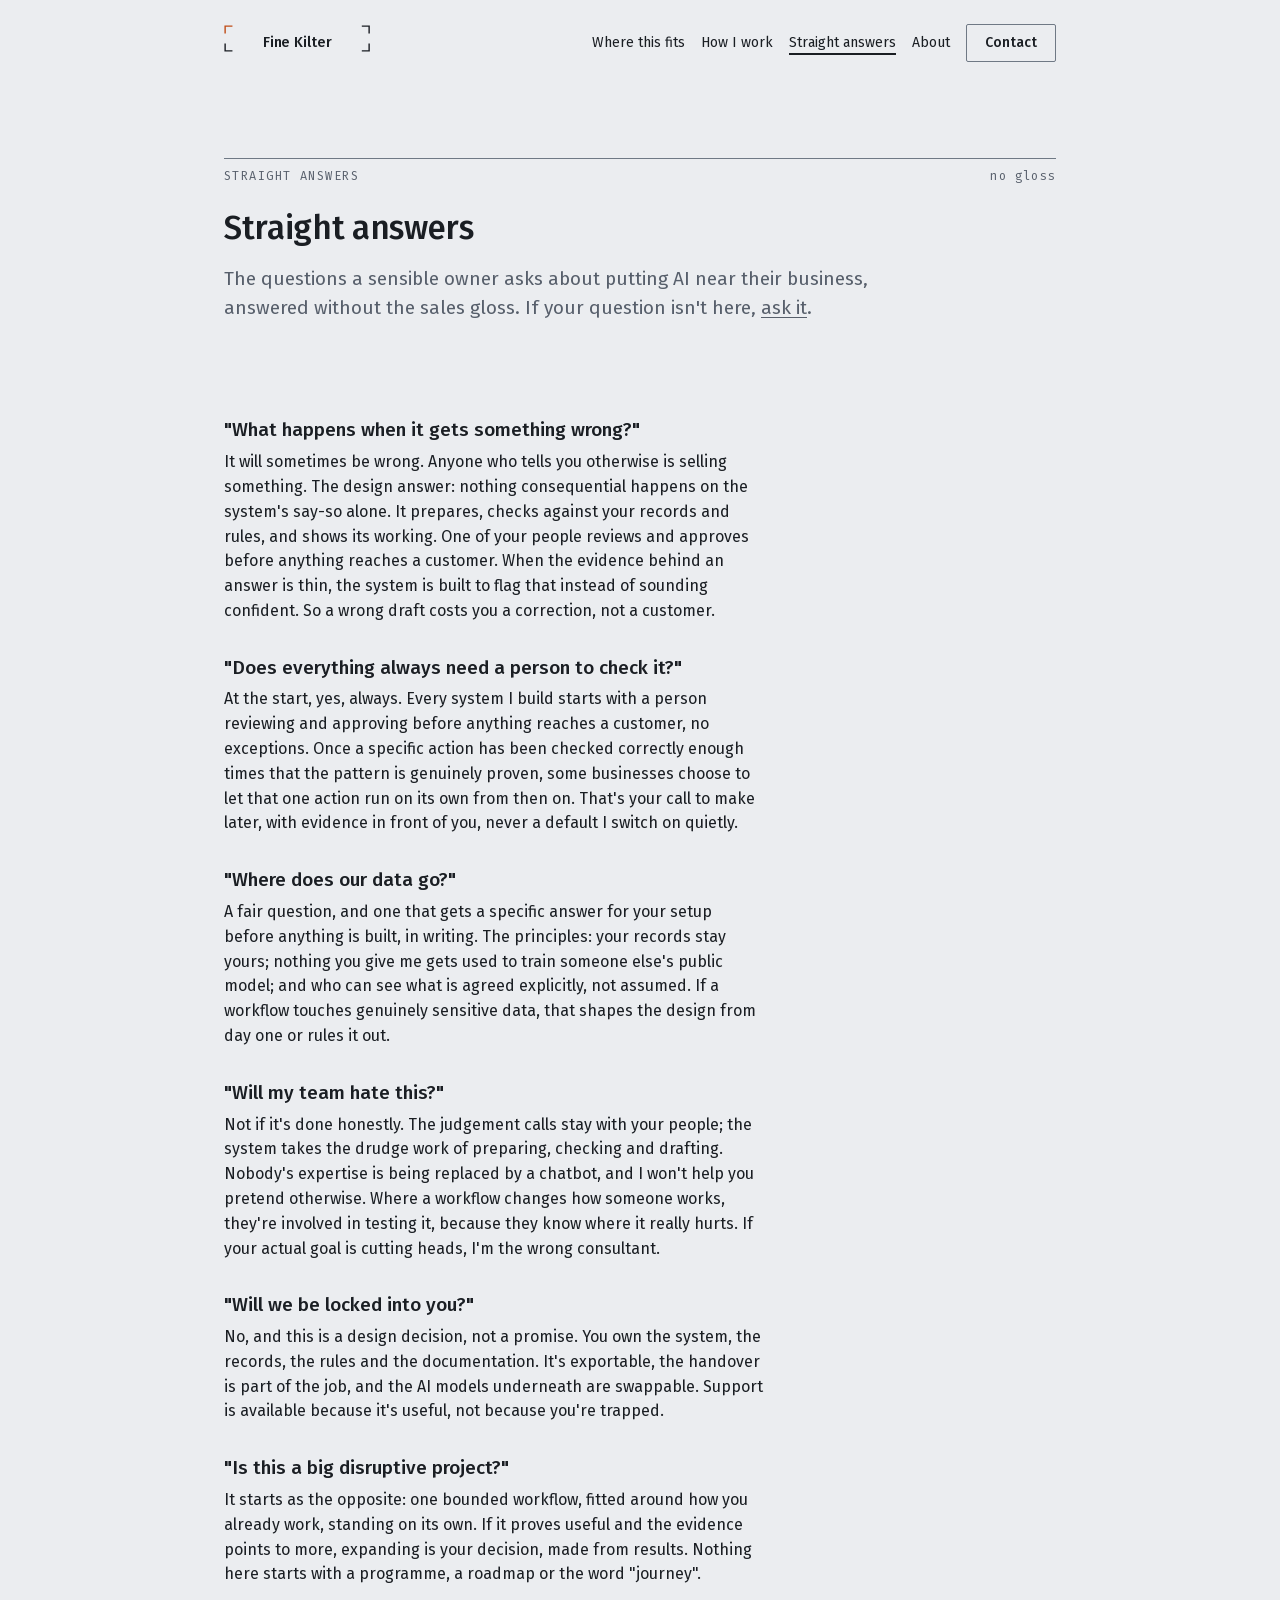
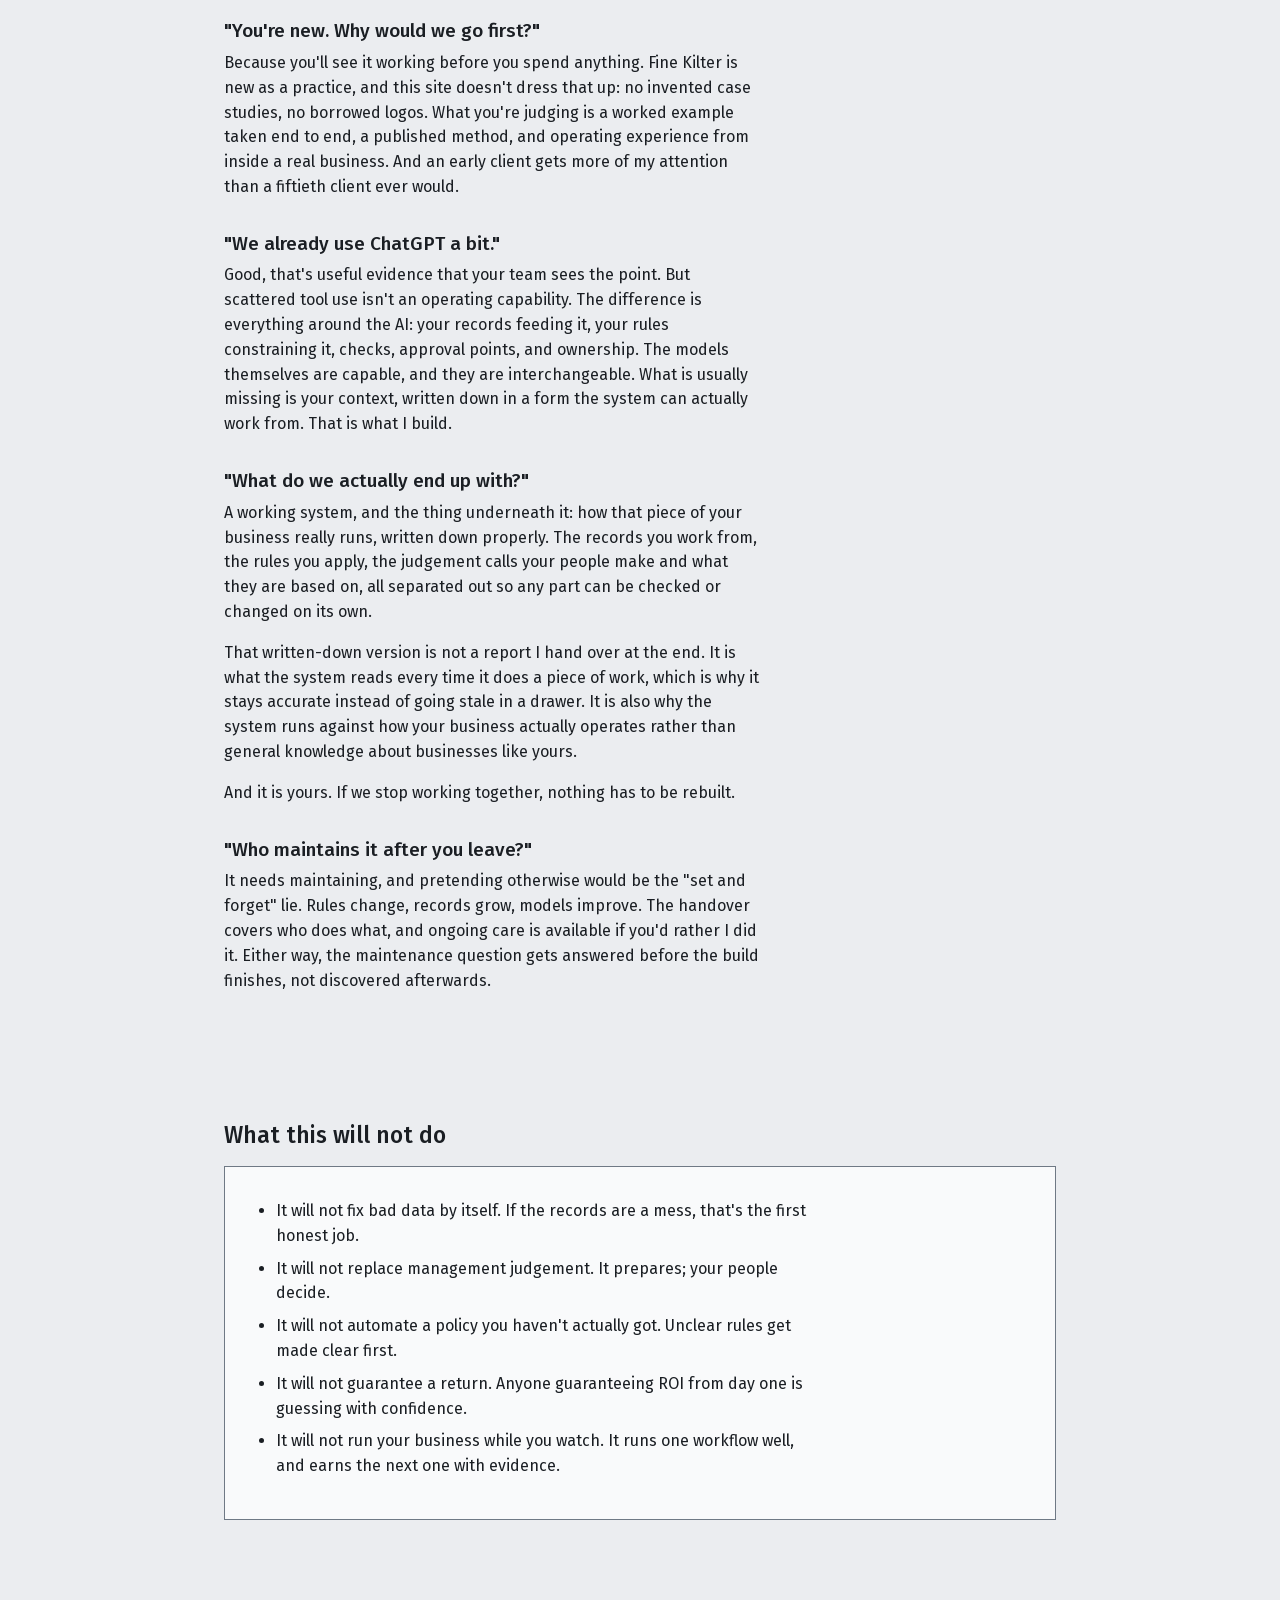
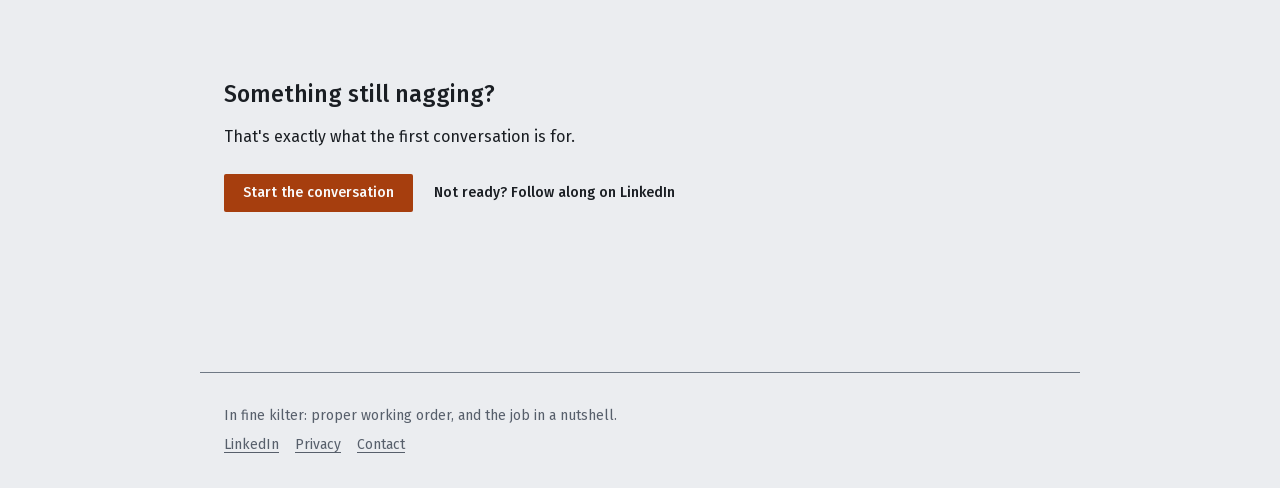
<file: straight-answers.html>
<!doctype html>
<html lang="en-GB">
<head>
<meta charset="utf-8">
<meta name="viewport" content="width=device-width, initial-scale=1">
<title>Straight answers · Fine Kilter</title>
<meta name="description" content="The questions a sensible owner asks about putting AI near their business, answered without the sales gloss: errors, data, staff, lock-in, maintenance, and what this will not do.">
<script>if(matchMedia('(prefers-color-scheme: dark)').matches)document.documentElement.dataset.theme='dark'</script>
<link rel="stylesheet" href="assets/fonts.css">
<link rel="stylesheet" href="assets/tokens.css">
<link rel="stylesheet" href="assets/components.css">
<link rel="stylesheet" href="assets/site.css?v=20260718">
<link rel="stylesheet" href="assets/registration-kit.css?v=20260718">
<style>/* I7 surface: rulebar/apparatus only — no frames, no motion, no grain over the Q&A (charter). */
.wrap .rulebar{margin-top:var(--s-2)}
</style>
</head>
<body>
<a class="skip" href="#main">Skip to content</a>

<header class="wrap site-header">
  <a class="brand" href="index.html" aria-label="Fine Kilter, home">
    <svg xmlns="http://www.w3.org/2000/svg" viewBox="0 0 260 64" role="img" aria-label="Fine Kilter">
      <g fill="none" stroke="currentColor" stroke-width="2.5">
        <path d="M245,2 H258 V15"/><path d="M258,33 V46 H245"/><path d="M15,46 H2 V33"/>
      </g>
      <path d="M2,15 V2 H15" fill="none" stroke="#c04c16" stroke-width="2.5"/>
      <text x="130.0" y="39" text-anchor="middle" font-family="Fira Sans" font-weight="500" font-size="26" letter-spacing="-0.2" fill="currentColor">Fine Kilter</text>
    </svg>
  </a>
  <nav class="site-nav" aria-label="Main">
    <a href="see-it-working.html">Where this fits</a>
    <a href="how-i-work.html">How I work</a>
    <a href="straight-answers.html" aria-current="page">Straight answers</a>
    <a href="about.html">About</a>
    <a class="btn btn-secondary" href="index.html#contact">Contact</a>
  </nav>
</header>

<main id="main" class="wrap">

  <section class="hero">
    <div class="rulebar" style="margin-bottom:var(--s-5)"><span class="kick">Straight answers</span><span class="idx">no gloss</span></div>
    <h1>Straight answers</h1>
    <p class="lede">The questions a sensible owner asks about putting AI near their business, answered without the sales gloss. If your question isn't here, <a href="index.html#contact">ask it</a>.</p>
  </section>

  <div class="qa">

    <h2>"What happens when it gets something wrong?"</h2>
    <p>It will sometimes be wrong. Anyone who tells you otherwise is selling something. The design answer: nothing consequential happens on the system's say-so alone. It prepares, checks against your records and rules, and shows its working. One of your people reviews and approves before anything reaches a customer. When the evidence behind an answer is thin, the system is built to flag that instead of sounding confident. So a wrong draft costs you a correction, not a customer.</p>

    <h2>"Does everything always need a person to check it?"</h2>
    <p>At the start, yes, always. Every system I build starts with a person reviewing and approving before anything reaches a customer, no exceptions. Once a specific action has been checked correctly enough times that the pattern is genuinely proven, some businesses choose to let that one action run on its own from then on. That's your call to make later, with evidence in front of you, never a default I switch on quietly.</p>

    <h2>"Where does our data go?"</h2>
    <p>A fair question, and one that gets a specific answer for your setup before anything is built, in writing. The principles: your records stay yours; nothing you give me gets used to train someone else's public model; and who can see what is agreed explicitly, not assumed. If a workflow touches genuinely sensitive data, that shapes the design from day one or rules it out.</p>

    <h2>"Will my team hate this?"</h2>
    <p>Not if it's done honestly. The judgement calls stay with your people; the system takes the drudge work of preparing, checking and drafting. Nobody's expertise is being replaced by a chatbot, and I won't help you pretend otherwise. Where a workflow changes how someone works, they're involved in testing it, because they know where it really hurts. If your actual goal is cutting heads, I'm the wrong consultant.</p>

    <h2>"Will we be locked into you?"</h2>
    <p>No, and this is a design decision, not a promise. You own the system, the records, the rules and the documentation. It's exportable, the handover is part of the job, and the AI models underneath are swappable. Support is available because it's useful, not because you're trapped.</p>

    <h2>"Is this a big disruptive project?"</h2>
    <p>It starts as the opposite: one bounded workflow, fitted around how you already work, standing on its own. If it proves useful and the evidence points to more, expanding is your decision, made from results. Nothing here starts with a programme, a roadmap or the word "journey".</p>

    <h2>"You're new. Why would we go first?"</h2>
    <p>Because you'll see it working before you spend anything. Fine Kilter is new as a practice, and this site doesn't dress that up: no invented case studies, no borrowed logos. What you're judging is a worked example taken end to end, a published method, and operating experience from inside a real business. And an early client gets more of my attention than a fiftieth client ever would.</p>

    <h2>"We already use ChatGPT a bit."</h2>
    <p>Good, that's useful evidence that your team sees the point. But scattered tool use isn't an operating capability. The difference is everything around the AI: your records feeding it, your rules constraining it, checks, approval points, and ownership. The models themselves are capable, and they are interchangeable. What is usually missing is your context, written down in a form the system can actually work from. That is what I build.</p>

    <h2>"What do we actually end up with?"</h2>
    <p>A working system, and the thing underneath it: how that piece of your business really runs, written down properly. The records you work from, the rules you apply, the judgement calls your people make and what they are based on, all separated out so any part can be checked or changed on its own.</p>
    <p>That written-down version is not a report I hand over at the end. It is what the system reads every time it does a piece of work, which is why it stays accurate instead of going stale in a drawer. It is also why the system runs against how your business actually operates rather than general knowledge about businesses like yours.</p>
    <p>And it is yours. If we stop working together, nothing has to be rebuilt.</p>

    <h2>"Who maintains it after you leave?"</h2>
    <p>It needs maintaining, and pretending otherwise would be the "set and forget" lie. Rules change, records grow, models improve. The handover covers who does what, and ongoing care is available if you'd rather I did it. Either way, the maintenance question gets answered before the build finishes, not discovered afterwards.</p>

  </div>

  <section class="section" aria-labelledby="wont">
    <h2 id="wont">What this will not do</h2>
    <div class="panel">
      <ul class="plain-list" style="margin-bottom:0">
        <li>It will not fix bad data by itself. If the records are a mess, that's the first honest job.</li>
        <li>It will not replace management judgement. It prepares; your people decide.</li>
        <li>It will not automate a policy you haven't actually got. Unclear rules get made clear first.</li>
        <li>It will not guarantee a return. Anyone guaranteeing ROI from day one is guessing with confidence.</li>
        <li>It will not run your business while you watch. It runs one workflow well, and earns the next one with evidence.</li>
      </ul>
    </div>
  </section>

  <section class="section" aria-labelledby="nagging">
    <h2 id="nagging">Something still nagging?</h2>
    <p>That's exactly what the first conversation is for.</p>
    <div class="actions action-block" style="margin-top: var(--s-5)">
      <a class="btn btn-primary" href="index.html#contact">Start the conversation</a>
      <a class="btn btn-ghost" href="#" data-launch-item="linkedin-url">Not ready? Follow along on LinkedIn</a>
    </div>
  </section>

</main>

<footer class="wrap site-footer">
  <p style="margin-bottom:0">In fine kilter: proper working order, and the job in a nutshell.</p>
  <nav aria-label="Footer">
    <a href="#" data-launch-item="linkedin-url">LinkedIn</a>
    <a href="privacy.html">Privacy</a>
    <a href="index.html#contact">Contact</a>
  </nav>
</footer>
<script src="assets/analytics.js?v=20260719"></script>
</body>
</html>
</file>
<file: assets/fonts.css>
/* Fine Kilter — web fonts (SIL OFL, zero-cost). Self-hosted, latin subset.
   Provenance, sizes and checksums: ../assets/fonts/README.md */
@font-face {
  font-family: 'Fira Sans';
  font-style: normal;
  font-weight: 400;
  font-display: swap;
  src: url('./fonts/firasans-400-latin.woff2') format('woff2');
}
@font-face {
  font-family: 'Fira Sans';
  font-style: normal;
  font-weight: 500;
  font-display: swap;
  src: url('./fonts/firasans-500-latin.woff2') format('woff2');
}
@font-face {
  font-family: 'Fira Mono';
  font-style: normal;
  font-weight: 400;
  font-display: swap;
  src: url('./fonts/firamono-400-latin.woff2') format('woff2');
}
</file>
<file: assets/tokens.css>
/* ==========================================================================
   Fine Kilter — design tokens
   Current state only. No decision history — that lives in ../identity-*.md.
   Primitive -> semantic -> theme. Components reference semantic tokens only,
   never primitives, so a theme swap changes expression without changing roles.
   Themes: light (default) · dark · hc-light · hc-dark.
   Every semantic pair is WCAG-verified (base themes AA; hc themes AAA text /
   >=4.5:1 UI). Switch theme with <html data-theme="dark|hc-light|hc-dark">.
   ========================================================================== */

/* --- Primitives: neutral ramp (hue 215, navy-biased, low chroma) ---------- */
:root {
  --n-00: #f9fafb;
  --n-05: #f3f5f6;
  --n-10: #ebedf0;
  --n-20: #d7dbe0;
  --n-30: #b6bcc3;
  --n-40: #9097a2;
  --n-50: #6f7985;
  --n-60: #575f6b;
  --n-70: #3d434d;
  --n-80: #272d34;
  --n-85: #20252b;
  --n-90: #1a1e23;
  --n-95: #111418;

  /* Primitives: rust ramp (hue ~25) — the warm/human accent.
     Replaces the original ochre ramp (hue 38); hue changed 17 July 2026
     (Brand Adviser R7, B158 F0a) — o-70 could not clear AA on the light
     ground without losing chroma. Prefix kept for continuity. */
  --o-20: #fbd9c2;
  --o-30: #f5a06b;
  --o-40: #e8763f;
  --o-50: #d95f28;
  --o-60: #c04c16;
  --o-70: #a63e0e;
  --o-80: #7c2d12;

  /* Primitives: state hues — structurally separate from brand colour */
  --g-50: #2f6b46;  /* ok  (dark) */
  --g-30: #7fc39b;  /* ok  (light) */
  --r-50: #b2182b;  /* attention (dark) */
  --r-30: #f47983;  /* attention (light) */

  /* Type */
  --font-sans: 'Fira Sans', ui-sans-serif, system-ui, sans-serif;
  --font-mono: 'Fira Mono', ui-monospace, Menlo, monospace;

  --type-0: 12px;   /* figure label (uppercase, tracked) */
  --type-1: 14px;   /* caption */
  --type-2: 16px;   /* body */
  --type-3: 19px;
  --type-4: 23px;
  --type-5: 28px;
  --type-6: 33px;
  --type-7: 40px;
  --type-body: var(--type-2);
  --type-caption: var(--type-1);
  --type-figure-label: var(--type-0);
  --line-body: 1.55;

  /* Spacing (4px base, modular). Build defined s1..s8; s0 and s9 documented. */
  --s-0: 0;
  --s-1: 4px;
  --s-2: 8px;
  --s-3: 12px;
  --s-4: 16px;
  --s-5: 24px;
  --s-6: 32px;
  --s-7: 48px;
  --s-8: 64px;
  --s-9: 96px;

  /* Shape — near-square. Controls only get a radius; mount/frame stay square. */
  --radius-0: 0;      /* mount, frame, cards */
  --radius-1: 2px;    /* controls (buttons, inputs) only */

  /* Reading measure */
  --measure: 60ch;    /* 60–70ch for reading text */
}

/* --- Semantic layer: LIGHT (default) -------------------------------------- */
:root,
:root[data-theme="light"] {
  --surface-ground: var(--n-10);
  --surface-mount: var(--n-00);
  --border-mount: var(--n-50);
  --text-primary: var(--n-90);
  --text-secondary: var(--n-60);
  --text-caption: var(--n-60);
  --text-figure-label: var(--n-60);
  --accent: var(--o-70);
  --accent-hover: var(--o-80);
  --on-accent: var(--n-00);       /* label on the accent fill */
  --state-ok: var(--g-50);
  --state-attention: var(--r-50);
  --focus: var(--n-90);           /* focus ring; always offset onto the ground */
  --dis-bg: var(--n-20);
  --dis-fg: var(--n-50);
}

/* --- Semantic layer: DARK ------------------------------------------------- */
:root[data-theme="dark"] {
  --surface-ground: var(--n-95);
  --surface-mount: var(--n-85);
  --border-mount: var(--n-50);
  --text-primary: var(--n-05);
  --text-secondary: var(--n-30);
  --text-caption: var(--n-30);
  --text-figure-label: var(--n-40);
  --accent: var(--o-40);
  --accent-hover: var(--o-30);
  --on-accent: var(--n-95);
  --state-ok: var(--g-30);
  --state-attention: var(--r-30);
  --focus: var(--n-05);
  --dis-bg: var(--n-70);
  --dis-fg: var(--n-50);
}

/* --- Semantic layer: HIGH-CONTRAST LIGHT (AAA text / >=4.5:1 UI) ----------
   Rules that differ from base: fills collapse to the ground (mount = ground,
   the border carries every boundary); state hues stop carrying TEXT (text goes
   to --text-primary, the hue survives only on the glyph and heavier border).  */
:root[data-theme="hc-light"] {
  --surface-ground: #ffffff;
  --surface-mount: #ffffff;
  --border-mount: var(--n-70);
  --text-primary: var(--n-95);
  --text-secondary: var(--n-70);
  --text-caption: var(--n-70);
  --text-figure-label: var(--n-70);
  --accent: var(--o-80);
  --accent-hover: var(--o-80);
  --on-accent: #ffffff;
  --state-ok: var(--g-50);        /* glyph + border only; label uses text-primary */
  --state-attention: var(--r-50);
  --focus: var(--n-95);
  --dis-bg: var(--n-10);
  --dis-fg: var(--n-60);
}

/* --- Semantic layer: HIGH-CONTRAST DARK ----------------------------------- */
:root[data-theme="hc-dark"] {
  --surface-ground: #000000;
  --surface-mount: #000000;
  --border-mount: var(--n-30);
  --text-primary: #ffffff;
  --text-secondary: var(--n-20);
  --text-caption: var(--n-20);
  --text-figure-label: var(--n-20);
  --accent: var(--o-30);
  --accent-hover: var(--o-20);
  --on-accent: var(--n-95);
  --state-ok: var(--g-30);
  --state-attention: var(--r-30);
  --focus: #ffffff;
  --dis-bg: var(--n-90);
  --dis-fg: var(--n-40);
}
</file>
<file: assets/components.css>
/* ==========================================================================
   Fine Kilter — component library
   Faithful to the built spec (../artifacts/fine-kilter-components.html),
   re-expressed against the canonical semantic tokens in tokens.css.
   Components reference semantic tokens only — never primitives.
   Load order: fonts.css, tokens.css, then this file.
   ========================================================================== */

/* --- Buttons -------------------------------------------------------------- */
.btn {
  font-family: var(--font-sans);
  font-size: var(--type-1);          /* 14px */
  font-weight: 500;
  line-height: 1;
  padding: 11px 18px;
  border-radius: var(--radius-1);
  border: 1px solid transparent;
  cursor: pointer;
  display: inline-flex;
  align-items: center;
  gap: var(--s-2);                   /* 8px */
}

/* Primary — the accent (rust) fill. At most ONE per view: the human's next move. */
.btn-primary { background: var(--accent); color: var(--on-accent); }
.btn-primary:hover,
.btn-primary.is-hover { background: var(--accent-hover); }
.btn-primary:active,
.btn-primary.is-active { background: var(--accent-hover); transform: translateY(1px); }

/* Secondary — neutral outline on the ground */
.btn-secondary { background: transparent; color: var(--text-primary); border-color: var(--border-mount); }
.btn-secondary:hover,
.btn-secondary.is-hover { background: var(--surface-mount); }

/* Ghost — text only; hover underlines rather than fills */
.btn-ghost { background: transparent; color: var(--text-primary); border-color: transparent; padding-left: 4px; padding-right: 4px; }
.btn-ghost:hover,
.btn-ghost.is-hover { text-decoration: underline; text-underline-offset: 3px; }

/* Focus — ALWAYS offset onto the ground, never inset (load-bearing rule) */
.btn:focus-visible,
.btn.is-focus { outline: 2px solid var(--focus); outline-offset: 2px; }

/* Disabled — aria-disabled (NOT native `disabled`), so it stays focusable and
   a keyboard/SR user can discover it. Add a no-op activation guard in real use. */
.btn[aria-disabled="true"],
.btn.is-disabled { background: var(--dis-bg); color: var(--dis-fg); border-color: transparent; cursor: not-allowed; }

/* --- Inputs --------------------------------------------------------------- */
.inp {
  font-family: var(--font-sans);
  font-size: 15px;
  width: 100%;
  padding: 10px 12px;
  border-radius: var(--radius-1);
  background: var(--surface-mount);
  color: var(--text-primary);
  border: 1px solid var(--border-mount);
}
.inp:focus-visible,
.inp.is-focus { outline: 2px solid var(--focus); outline-offset: 2px; border-color: var(--text-primary); }
.inp.is-error { border-color: var(--state-attention); border-width: 2px; }

.lab { display: block; font-size: 13px; color: var(--text-secondary); margin-bottom: 6px; }

/* Error message — icon + full sentence + heavier border. Never a bare red line;
   say what is wrong AND how to fix it. Colour is never the sole carrier. */
.err { display: flex; gap: 6px; align-items: center; font-size: 13px; color: var(--state-attention); margin-top: 6px; }
.err svg { flex: none; }

/* --- Status chips ---------------------------------------------------------
   Every chip carries a glyph AND a word as well as a hue (aria-hidden on the
   glyph; the word carries meaning to AT). Greyscale them and they still read. */
.chip {
  display: inline-flex;
  align-items: center;
  gap: 6px;
  font-family: var(--font-mono);
  font-size: 11px;
  letter-spacing: .06em;
  text-transform: uppercase;
  padding: 4px 8px;
  border-radius: var(--radius-1);
  border: 1px solid currentColor;
}
.chip svg { flex: none; }
.chip-ok   { color: var(--state-ok); }
.chip-wait { color: var(--accent); }        /* awaiting owner = where the human is */
.chip-att  { color: var(--state-attention); }

/* --- High-contrast state-recede rule (apply at HC render time) ------------
   In hc-light / hc-dark the state hue must stop carrying TEXT: the word goes to
   --text-primary (max contrast) and the hue survives only on the glyph + border.
   Implement with an explicit fill on the glyph once the real SVG markup is
   wired (it currently inherits currentColor). Kept as a documented rule rather
   than untested CSS — the HC theme is designed/measured but not yet rendered.
   Example shape:
     :root[data-theme="hc-light"] .chip,
     :root[data-theme="hc-dark"]  .chip { color: var(--text-primary); }
     :root[data-theme="hc-light"] .chip-ok  svg { fill: var(--state-ok); }
   ...per chip type. */
</file>
<file: assets/site.css>
/* ==========================================================================
   Fine Kilter — site layout layer (v1 build, 16 July 2026)
   References semantic tokens only. Load after fonts.css, tokens.css,
   components.css. Layout/decisions record: ../../design-build-spec.md
   ========================================================================== */

* { box-sizing: border-box; }

html { scroll-behavior: smooth; }
@media (prefers-reduced-motion: reduce) { html { scroll-behavior: auto; } }

body {
  margin: 0;
  background: var(--surface-ground);
  color: var(--text-primary);
  font-family: var(--font-sans);
  font-size: var(--type-body);
  line-height: var(--line-body);
  -webkit-font-smoothing: antialiased;
}

/* --- Skip link ------------------------------------------------------------ */
.skip {
  position: absolute;
  left: -9999px;
  top: var(--s-2);
  background: var(--surface-mount);
  color: var(--text-primary);
  padding: var(--s-2) var(--s-4);
  border: 1px solid var(--border-mount);
  z-index: 10;
}
.skip:focus { left: var(--s-2); outline: 2px solid var(--focus); outline-offset: 2px; }

/* --- Shell ----------------------------------------------------------------- */
.wrap { max-width: 880px; margin-inline: auto; padding-inline: var(--s-5); }

.site-header {
  display: flex;
  align-items: center;
  justify-content: space-between;
  gap: var(--s-4);
  flex-wrap: wrap;
  padding-block: var(--s-5);
}
.brand { display: inline-flex; color: var(--text-primary); }
.brand svg { height: 36px; width: auto; display: block; }

.site-nav { display: flex; align-items: center; gap: var(--s-4); flex-wrap: wrap; }
.site-nav a:not(.btn) {
  color: var(--text-primary);
  text-decoration: none;
  font-size: var(--type-1);
  padding: var(--s-1) 0;
}
.site-nav a:not(.btn):hover { text-decoration: underline; text-underline-offset: 3px; }
.site-nav a[aria-current="page"] {
  text-decoration: underline;
  text-underline-offset: 6px;
  text-decoration-thickness: 2px;
}
.site-nav a:focus-visible { outline: 2px solid var(--focus); outline-offset: 2px; }

/* --- Type ------------------------------------------------------------------ */
h1 { font-size: var(--type-6); font-weight: 500; line-height: 1.15; letter-spacing: -0.01em; margin: 0 0 var(--s-4); }
h2 { font-size: var(--type-4); font-weight: 500; line-height: 1.25; margin: var(--s-8) 0 var(--s-4); }
h3 { font-size: var(--type-3); font-weight: 500; margin: var(--s-5) 0 var(--s-2); }
p, ul, ol { margin: 0 0 var(--s-4); }
main p, main li { max-width: var(--measure); }
.lede { font-size: var(--type-3); color: var(--text-secondary); }
main a { color: inherit; text-underline-offset: 3px; }
main a:focus-visible { outline: 2px solid var(--focus); outline-offset: 2px; }
strong { font-weight: 500; }

.figure-label {
  font-family: var(--font-mono);
  font-size: var(--type-0);
  letter-spacing: .08em;
  text-transform: uppercase;
  color: var(--text-figure-label);
  margin: 0 0 var(--s-3);
}

/* --- Sections and panels ---------------------------------------------------- */
.section { padding-block: var(--s-7); }
.hero { padding-block: var(--s-8) var(--s-7); }
.hero .actions { margin-top: var(--s-6); }

.panel {
  background: var(--surface-mount);
  border: 1px solid var(--border-mount);
  border-radius: var(--radius-0);
  padding: var(--s-6);
}

.plain-list { padding-left: 1.2em; }
.plain-list li { margin-bottom: var(--s-2); }

.diff-grid { display: grid; grid-template-columns: repeat(3, 1fr); gap: var(--s-4); }
.diff-grid .panel h3 { margin-top: 0; }

/* --- Exhibit ---------------------------------------------------------------- */
.exhibit { border: 1px solid var(--border-mount); background: var(--surface-mount); padding: var(--s-5); }
.exhibit-grid { display: grid; grid-template-columns: 1fr 1fr; gap: var(--s-5); }
.exhibit-cell { border: 1px solid var(--border-mount); padding: var(--s-4); background: var(--surface-ground); }
.exhibit-cell p { font-size: var(--type-1); margin-bottom: var(--s-3); }
.exhibit-caption { font-size: var(--type-1); color: var(--text-caption); margin: var(--s-4) 0 0; }

/* --- Steps ------------------------------------------------------------------ */
.steps { counter-reset: step; padding: 0; margin: 0 0 var(--s-4); list-style: none; }
.steps li { counter-increment: step; display: flex; gap: var(--s-4); margin-bottom: var(--s-4); max-width: var(--measure); }
.steps li::before {
  content: counter(step);
  font-family: var(--font-mono);
  font-size: var(--type-1);
  border: 1px solid var(--border-mount);
  width: 28px; height: 28px;
  display: inline-flex; align-items: center; justify-content: center;
  flex: none;
}

/* --- Actions ----------------------------------------------------------------- */
.actions { display: flex; gap: var(--s-4); align-items: center; flex-wrap: wrap; }
.action-block { margin-block: var(--s-7); }
a.btn { text-decoration: none; }

/* --- Form ---------------------------------------------------------------------- */
.form-grid { display: grid; grid-template-columns: 1fr 1fr; gap: var(--s-4); }
.form-grid .field-wide { grid-column: 1 / -1; }
.field { margin-bottom: var(--s-2); }
textarea.inp { min-height: 120px; resize: vertical; font-family: var(--font-sans); line-height: 1.5; }
.form-note { font-size: var(--type-1); color: var(--text-secondary); margin-top: var(--s-4); }
.form-status[data-kind="error"] { color: var(--state-attention); }
.form-confirmation { color: var(--state-ok); }
.hp-field { position: absolute; width: 1px; height: 1px; overflow: hidden; clip: rect(0 0 0 0); white-space: nowrap; }

/* --- FAQ (Straight answers) ------------------------------------------------------ */
.qa h2 { font-size: var(--type-3); margin: var(--s-6) 0 var(--s-2); }

/* --- Footer ------------------------------------------------------------------ */
.site-footer {
  margin-top: var(--s-8);
  border-top: 1px solid var(--border-mount);
  padding-block: var(--s-6);
  font-size: var(--type-1);
  color: var(--text-secondary);
}
.site-footer nav { display: flex; gap: var(--s-4); flex-wrap: wrap; margin-top: var(--s-2); }
.site-footer a { color: var(--text-secondary); text-underline-offset: 3px; }
.site-footer a:focus-visible { outline: 2px solid var(--focus); outline-offset: 2px; }

/* --- Responsive ----------------------------------------------------------------- */
@media (max-width: 720px) {
  h1 { font-size: var(--type-5); }
  h2 { font-size: var(--type-3); }
  .exhibit-grid, .diff-grid, .form-grid { grid-template-columns: 1fr; }
  .section { padding-block: var(--s-6); }
  .hero { padding-block: var(--s-7) var(--s-6); }
  .panel { padding: var(--s-5); }
}
</file>
<file: assets/constant-frame.css>
/* ==========================================================================
   Fine Kilter — constant-frame grammar (kit 1 of 3, discipline D)
   B158 F2 · grammar v1 · 18 July 2026 · produced to asset-direction brief 1
   Charter: "The constant frame, set in register" (art-direction/direction-charter.md)

   The frame/plate/slide component set carrying the constant-vs-swappable
   conceit. Constant layer: plate, cframe, corners (tl fixed rust = the datum,
   I4), frame-tag. Swappable layer: the slide system (12s cycle, ends at the
   human step, I2).

   Dependencies (load order): fonts.css, tokens.css, components.css (.chip),
   site.css (.figure-label). All colour/space/type from design-system tokens
   (charter I9); numeric grammar constants are exposed as semantic parameters
   below and validated by ../validate-kits.mjs.

   Grammar parameters (semantic; tune only within charter permitted variation):
     --cf-plate-offset   plate under-layer offset (hc tightens to 10px)
     --cf-corner-size    registration corner arm length
     --cf-corner-stroke  registration corner stroke
     --cf-cycle          full swap cycle duration
     --cf-slide-entry    slide entry displacement
   ========================================================================== */

:root{
  --cf-plate-offset: 14px;
  --cf-corner-size: 18px;
  --cf-corner-stroke: 2px;
  --cf-cycle: 12s;
  --cf-slide-entry: 14px;
}
:root[data-theme="hc-light"], :root[data-theme="hc-dark"]{
  --cf-plate-offset: 10px;
}

/* --- The plate: the under-layer board the frame sits proud of ------------- */
.plate{ position: relative; }
.plate::before{
  content: ""; position: absolute; pointer-events: none;
  inset: var(--cf-plate-offset) calc(-1 * var(--cf-plate-offset))
         calc(-1 * var(--cf-plate-offset)) var(--cf-plate-offset);
  background: var(--surface-mount); border: 1px solid var(--border-mount);
}

/* --- The constant frame --------------------------------------------------- */
.cframe{
  position: relative; background: var(--surface-ground);
  border: 1px solid var(--border-mount); padding: var(--s-6);
}
:root[data-theme="dark"] .cframe{ background: var(--n-95); }

/* Elevation: the frame is the view's object (one level; hc collapses, I6) */
:root[data-theme="dark"] .cframe.lift-hi{
  box-shadow: inset 0 1px 0 rgba(243,245,246,.09), 0 18px 48px rgba(0,0,0,.55);
}
:root:not([data-theme]) .cframe.lift-hi,
:root[data-theme="light"] .cframe.lift-hi{
  box-shadow: 0 12px 36px rgba(17,20,24,.12);
}
:root[data-theme="hc-light"] .cframe.lift-hi,
:root[data-theme="hc-dark"] .cframe.lift-hi{ box-shadow: none; }

/* --- Registration corners: tl is the fixed rust datum (I4), never moves --- */
.corner{
  position: absolute; pointer-events: none;
  width: var(--cf-corner-size); height: var(--cf-corner-size);
  border: 0 solid var(--text-primary);
}
.c-tl{ top: -1px; left: -1px;
  border-top-width: var(--cf-corner-stroke); border-left-width: var(--cf-corner-stroke);
  border-color: var(--accent); }
.c-tr{ top: -1px; right: -1px;
  border-top-width: var(--cf-corner-stroke); border-right-width: var(--cf-corner-stroke); }
.c-bl{ bottom: -1px; left: -1px;
  border-bottom-width: var(--cf-corner-stroke); border-left-width: var(--cf-corner-stroke); }
.c-br{ bottom: -1px; right: -1px;
  border-bottom-width: var(--cf-corner-stroke); border-right-width: var(--cf-corner-stroke); }

/* --- Frame tag: mono, above-frame, honest data only (I8) ------------------ */
.frame-tag{
  position: absolute; top: calc(-1 * var(--s-2)); left: var(--s-5);
  transform: translateY(-100%); pointer-events: none;
  font-family: var(--font-mono); font-size: 11px; letter-spacing: .08em;
  color: var(--text-figure-label);
}

/* --- The slide system: the swappable contents (I2) ------------------------
   One animated slide-set per view. Contents are real work-states only; every
   cycle ends at the human step (`awaiting owner`). Presets: data-n="3"
   (three states, 4s offsets) and data-n="2" (two states, 6s offsets) — the
   approved deterministic presets; no other counts ship at v1. */
.slides{ position: relative; min-height: 200px; overflow: hidden; }
  /* clips decorative bleed (the chip-wait glow, ~14-17px blur) to the swap
     area's own box — a safety margin normally invisible (the glow fades
     within ~20px, well inside .cframe's 32px padding) but guarantees it can
     never visually cross the constant frame's own border on any device.
     Scoped to .slides, not .cframe: the registration corners intentionally
     sit 1px outside .cframe's border box and must stay unclipped. */
.slide{
  position: absolute; inset: 0; opacity: 0;
  padding-bottom: var(--s-5); /* reserves room for .slide-idx so it never
    overlaps wrapped content — .slides' own height is fitted to this by
    slide-fit.js, since absolutely-positioned slides can't size their
    container by natural flow alone (fixes narrow-viewport overlap) */
  animation: cf-swap var(--cf-cycle) infinite;
}
.slides[data-n="3"] .slide:nth-child(2){ animation-delay: 4s; }
.slides[data-n="3"] .slide:nth-child(3){ animation-delay: 8s; }
.slides[data-n="2"] .slide:nth-child(2){ animation-delay: 6s; }
@keyframes cf-swap{
  0%{ opacity: 0; transform: translateX(var(--cf-slide-entry)); }
  4%, 30%{ opacity: 1; transform: none; }
  36%, 100%{ opacity: 0; transform: none; }
}
/* data-n="2" uses a 6s slot (half the 12s cycle) — the shared keyframe above
   is tuned for the 3-slide 4s slot (hold 4-30%, fade to 36%: a ~4.32s
   presence that fits a 4s slot almost seamlessly). Applied to a 6s slot it
   left both slides invisible for ~1.68s at every handoff (a stall, not a
   beat). This keyframe holds longer (4-42%, using the slot's extra room to
   improve reading time) and keeps the same ~0.72s fade, leaving a short,
   deliberate ~0.24s blank beat instead of a stall. */
@keyframes cf-swap-2{
  0%{ opacity: 0; transform: translateX(var(--cf-slide-entry)); }
  4%, 42%{ opacity: 1; transform: none; }
  48%, 100%{ opacity: 0; transform: none; }
}
.slides[data-n="2"] .slide{ animation-name: cf-swap-2; }

/* Pause control (WCAG 2.2.2): hover or keyboard focus pauses the swap.
   Frames carrying slides are focusable (tabindex="0" + aria-label in markup). */
.cframe:hover .slide,
.cframe:focus-within .slide,
.cframe:focus .slide{ animation-play-state: paused; }

.slide .figure-label{ margin-bottom: var(--s-2); }
.slide p{ font-size: var(--type-1); margin-bottom: var(--s-3); }
.swap-chip{
  display: inline-block; /* a plain inline border fragments per line-box on
    wrap, leaving the boundary open at the break (narrow-viewport bug);
    inline-block draws one closed border around the whole (possibly
    two-line) box, matching how .chip (components.css) already handles it */
  font-family: var(--font-mono); font-size: var(--type-0);
  border: 1px solid var(--border-mount); padding: 2px 8px;
  color: var(--text-secondary);
}
.slide-idx{ position: absolute; right: 0; bottom: 0; }

/* Reduced motion (I2): states stacked static with rules between, indices inline.
   Every slide is complete in the DOM regardless of visual state. */
@media (prefers-reduced-motion: reduce){
  .slides{ min-height: 0; }
  .slide{
    position: static; opacity: 1; animation: none;
    border-top: 1px solid var(--border-mount);
    padding-top: var(--s-3); margin-top: var(--s-3);
  }
  .slide:first-child{ border-top: 0; padding-top: 0; margin-top: 0; }
  .slide-idx{ position: static; display: inline-block; margin-top: var(--s-2); }
}
</file>
<file: assets/exhibit-family.css>
/* ==========================================================================
   Fine Kilter — exhibit family (kit 2 of 3, discipline B)
   B158 F2 · family v1 · 18 July 2026 · produced to asset-direction brief 2
   Charter: "The constant frame, set in register" (art-direction/direction-charter.md)

   The captioned-artifact object set that fills the frames: exhibit container,
   FIG/provenance apparatus, cells, captions, rules-table, state chips. The
   contents, never the governing conceit (decision record: A's exhibits as
   contents). Real material only, provenance-labelled (I8).

   Dependencies (load order): fonts.css, tokens.css, components.css (.chip
   base + state colours), site.css (.exhibit/.exhibit-grid/.exhibit-cell/
   .exhibit-caption/.figure-label base). This kit upgrades those base objects
   to the charter's vocabulary: elevation (the exhibit as the page's object),
   registration corners tl/br (I5 drawn form), the mono apparatus rows, and
   the I4 glow on `awaiting owner` alone. Square-cornered throughout — no
   radius on any exhibit surface (registration-corner form).

   Grammar parameters:
     --ex-corner-size    registration bracket arm length
   ========================================================================== */

:root{
  --ex-corner-size: 14px;
}

/* --- The exhibit container: elevated, square, registered ------------------ */
.exhibit{ position: relative; border-radius: 0; }
:root[data-theme="dark"] .exhibit.lift-hi{
  box-shadow: inset 0 1px 0 rgba(243,245,246,.09), 0 18px 48px rgba(0,0,0,.55);
}
:root:not([data-theme]) .exhibit.lift-hi,
:root[data-theme="light"] .exhibit.lift-hi{
  box-shadow: 0 12px 36px rgba(17,20,24,.12);
}
:root[data-theme="hc-light"] .exhibit.lift-hi,
:root[data-theme="hc-dark"] .exhibit.lift-hi{ box-shadow: none; }

/* Registration corners tl/br (I5): drawn form as pseudo-elements — ornament
   by construction, outside the accessibility tree, never intercepting input. */
.exhibit.reg-corners::before,
.exhibit.reg-corners::after{
  content: ""; position: absolute; pointer-events: none;
  width: var(--ex-corner-size); height: var(--ex-corner-size);
}
.exhibit.reg-corners::before{
  top: -1px; left: -1px;
  border-top: 1px solid var(--text-figure-label);
  border-left: 1px solid var(--text-figure-label);
}
.exhibit.reg-corners::after{
  bottom: -1px; right: -1px;
  border-bottom: 1px solid var(--text-figure-label);
  border-right: 1px solid var(--text-figure-label);
}

/* --- FIG / provenance apparatus (craft floor: in the family's grammar) ----
   .figure-label base lives in site.css (mono, uppercase, tracked). The
   provenance row carries the honesty labelling (I8): "demonstration, not
   client work" where true. */
.fig-row{
  display: flex; justify-content: space-between; align-items: baseline;
  gap: var(--s-4); margin-bottom: var(--s-3);
}
.fig-row .figure-label{ margin: 0; }
.provenance{
  font-family: var(--font-mono); font-size: 11px; letter-spacing: .08em;
  text-transform: uppercase; color: var(--text-figure-label); white-space: nowrap;
}

/* --- Cells and captions (base geometry from site.css; square here) -------- */
.exhibit-cell{ border-radius: 0; }
.exhibit-caption{ font-size: var(--type-1); color: var(--text-caption); margin: var(--s-4) 0 0; }

/* --- Rules-table: mono headers, bordered, honest structure ---------------- */
.rules-table{ width: 100%; border-collapse: collapse; font-size: var(--type-1); }
.rules-table th, .rules-table td{
  text-align: left; border: 1px solid var(--border-mount);
  padding: var(--s-2) var(--s-3); vertical-align: top;
}
.rules-table th{
  font-family: var(--font-mono); font-weight: 400; font-size: var(--type-0);
  letter-spacing: .06em; text-transform: uppercase; color: var(--text-figure-label);
}
.rules-table .mono{
  font-family: var(--font-mono); font-size: var(--type-0); color: var(--text-secondary);
}

/* --- State chips: the I4 glow exists solely on `awaiting owner` -----------
   Chip base (glyph + word + hue, colour-never-alone) lives in components.css.
   chip-att carries the state-attention crimson; chip-wait carries the accent
   and the only glow anywhere in the identity. hc: no glow. */
:root[data-theme="dark"] .chip-wait{
  box-shadow: 0 0 14px rgba(232,118,63,.35), 0 0 3px rgba(232,118,63,.25);
}
:root:not([data-theme]) .chip-wait,
:root[data-theme="light"] .chip-wait{
  box-shadow: 0 0 12px rgba(166,62,14,.22);
}
:root[data-theme="hc-light"] .chip-wait,
:root[data-theme="hc-dark"] .chip-wait{ box-shadow: none; }
</file>
<file: assets/registration-kit.css>
/* ==========================================================================
   Fine Kilter — registration kit (kit 3 of 3, discipline D)
   B158 F2 · grammar v1 · 18 July 2026 · produced to asset-direction brief 3
   Charter: "The constant frame, set in register" (art-direction/direction-charter.md)

   The compositional substrate: measure rails, datums, registered blocks,
   rulebars, the ghost layer, and the settle-into-register system (JS half in
   settle.js). Structural rule: every rail, datum and rule must index real
   content — the kit ships with no decorative presets (I5).

   All drawn grammar is ornament: rails and datums carry aria-hidden in
   markup; headings, landmarks and reading order carry the page for AT
   independently of it.

   Dependencies (load order): fonts.css, tokens.css.

   Grammar parameters:
     --rk-rail-w         measure-rail width (desktop; mobile narrows)
     --rk-field-pad      registered-field left padding (rail + gutter)
     --rk-datum-w        datum tick length
     --rk-corner-size    reg-block bracket arm length
     --rk-settle-dur     settle transition duration
     --rk-settle-dx/dy   settle displacement
   ========================================================================== */

:root{
  --rk-rail-w: 56px;
  --rk-field-pad: 84px;
  --rk-datum-w: 9px;
  --rk-corner-size: 14px;
  --rk-settle-dur: .65s;
  --rk-settle-dx: 12px;
  --rk-settle-dy: 8px;
}

/* --- The registered field and its measure rail ---------------------------- */
.reg-field{ position: relative; padding-left: var(--rk-field-pad); }
.measure-rail{
  position: absolute; left: 0; top: 0; bottom: 0; pointer-events: none;
  width: var(--rk-rail-w); border-right: 1px solid var(--border-mount);
}
.datum{
  position: absolute; right: -5px; pointer-events: none;
  width: var(--rk-datum-w); height: 1px; background: var(--text-figure-label);
}
.datum::after{
  content: attr(data-n); position: absolute; right: 16px; top: -.6em;
  font-family: var(--font-mono); font-size: 11px; letter-spacing: .08em;
  color: var(--text-figure-label);
}

/* --- Registered blocks: top rule, corner bracket, set-to-datum label ------ */
.reg-block{
  position: relative; border-top: 1px solid var(--border-mount);
  padding-top: var(--s-4); margin-bottom: var(--s-7);
}
.reg-block::before{
  content: ""; position: absolute; top: -1px; left: 0; pointer-events: none;
  width: var(--rk-corner-size); height: var(--rk-corner-size);
  border-left: 1px solid var(--text-figure-label);
  border-top: 1px solid var(--text-figure-label);
}
.reg-label{
  font-family: var(--font-mono); font-size: var(--type-0); letter-spacing: .08em;
  text-transform: uppercase; color: var(--text-figure-label);
  margin: 0 0 var(--s-3); display: flex; justify-content: space-between; gap: var(--s-4);
}

/* --- Rulebar: full-width top rule with docked mono apparatus -------------- */
.rulebar{
  display: flex; justify-content: space-between; align-items: baseline; gap: var(--s-4);
  border-top: 1px solid var(--border-mount);
  padding-top: var(--s-2); margin-bottom: var(--s-5);
}
.kick{
  font-family: var(--font-mono); font-size: var(--type-0); letter-spacing: .12em;
  text-transform: uppercase; color: var(--text-figure-label);
}
.idx{
  font-family: var(--font-mono); font-size: var(--type-0); letter-spacing: .1em;
  color: var(--text-figure-label);
}

/* --- Ghost layer: hero-only (I11), texture not text -----------------------
   Below-AA-invisible by construction (nearest neutral to the ground);
   aria-hidden in markup; absent in hc and on mobile. One instance per site. */
.ghost{
  position: absolute; right: -.02em; top: var(--s-5); pointer-events: none;
  font-size: clamp(110px, 15vw, 200px); font-weight: 600;
  letter-spacing: -.02em; line-height: 1; white-space: nowrap; user-select: none;
}
:root[data-theme="dark"] .ghost{ color: var(--n-90); }
:root:not([data-theme]) .ghost,
:root[data-theme="light"] .ghost{ color: var(--n-05); }
:root[data-theme="hc-light"] .ghost,
:root[data-theme="hc-dark"] .ghost{ display: none; }

/* --- Settle-into-register (I3a): one-time arrival, stately ----------------
   JS (settle.js) adds .settle-pre then releases with .settle-go; progressive
   by construction — without JS nothing is hidden. Reduced motion: static. */
.settle-pre{
  opacity: 0;
  transform: translate(var(--rk-settle-dx), var(--rk-settle-dy));
}
.settle-go{
  opacity: 1; transform: none;
  transition: opacity var(--rk-settle-dur) cubic-bezier(.22,.61,.36,1),
              transform var(--rk-settle-dur) cubic-bezier(.22,.61,.36,1);
}
@media (prefers-reduced-motion: reduce){
  .settle-pre{ opacity: 1; transform: none; }
  .settle-go{ transition: none; }
}

/* --- Mobile: the rail narrows, the apparatus survives, the ghost drops ---- */
@media (max-width: 820px){
  :root{ --rk-rail-w: 36px; --rk-field-pad: 56px; }
  .ghost{ display: none; }
}
</file>
<file: assets/composition.css>
/* ==========================================================================
   Fine Kilter — page composition layer (B158 F4, 18 July 2026)
   Charter: "The constant frame, set in register" (../../art-direction/direction-charter.md)

   Grounds, grain, band rhythm, hero display type and the offset content
   grid: the page-level composition that sits ABOVE the three asset kits
   (constant-frame.css, exhibit-family.css, registration-kit.css) and BELOW
   the base geometry in site.css/components.css. Reference values carried
   verbatim from the accepted D4 proof (art-direction/d4-home-proof.html,
   Stuart: "I want it all and I want to proceed") and the F2 family
   prototype's scaffolding — no new judgement made here, only migration.

   Load order: fonts.css, tokens.css, components.css, site.css, the three
   kits, then this file last (page composition sits over asset grammar).
   ========================================================================== */

/* --- Full-bleed bands: grounds are gradated, never flat (I6) --------------
   .grain = the deep, textured band; .band-mount = the mount gradient with
   no noise overlay. Bands alternate through a page's section rhythm.
   hc themes collapse both to flat token-governed ground (I6). */
.band { position: relative; overflow: hidden; }
:root[data-theme="dark"] .band.grain { background: linear-gradient(180deg, var(--n-95) 0%, var(--n-90) 130%); }
:root[data-theme="dark"] .band.band-mount { background: linear-gradient(180deg, var(--n-90) 0%, var(--n-95) 160%); }
:root:not([data-theme]) .band.grain,
:root[data-theme="light"] .band.grain { background: linear-gradient(180deg, var(--n-10) 0%, var(--n-05) 130%); }
:root:not([data-theme]) .band.band-mount,
:root[data-theme="light"] .band.band-mount { background: linear-gradient(180deg, var(--n-05) 0%, var(--n-10) 160%); }
:root[data-theme="hc-light"] .band, :root[data-theme="hc-dark"] .band { background: var(--surface-ground); }

.grain::after {
  content: ""; position: absolute; inset: 0; pointer-events: none; opacity: .09;
  background-image: url('data:image/svg+xml;utf8,<svg xmlns="http://www.w3.org/2000/svg" width="180" height="180"><filter id="g"><feTurbulence type="fractalNoise" baseFrequency="0.85" numOctaves="2" stitchTiles="stitch"/><feColorMatrix type="saturate" values="0"/></filter><rect width="180" height="180" filter="url(%23g)" opacity="0.5"/></svg>');
}
:root:not([data-theme]) .grain::after,
:root[data-theme="light"] .grain::after { opacity: .06; }
:root[data-theme="hc-light"] .grain::after,
:root[data-theme="hc-dark"] .grain::after { display: none; }

/* --- Full-bleed grounds beat boxed columns (iMPACT learning #7): bands run
   edge to edge; .wrap-inner narrows only the content riding on them. Wider
   than the shell .wrap (880px) to carry the two-column offset/rail layouts. */
.wrap-inner { max-width: 1120px; margin: 0 auto; padding: 0 var(--s-6); }

/* --- Depth: honest elevation — the exhibit/panel is the page's object,
   not a decorative card (I1). hc: borders carry everything, no shadow. */
:root[data-theme="dark"] .panel { box-shadow: inset 0 1px 0 rgba(243,245,246,.07), 0 10px 28px rgba(0,0,0,.45); }
:root:not([data-theme]) .panel,
:root[data-theme="light"] .panel { box-shadow: 0 6px 20px rgba(17,20,24,.08); }
:root[data-theme="hc-light"] .panel, :root[data-theme="hc-dark"] .panel { box-shadow: none; }

/* --- Hero: display type ~5x, tight leading, negative tracking (typographic
   role). The ghost layer itself lives in registration-kit.css (I11). */
.hero-band {
  position: relative; min-height: min(86vh, 760px);
  display: flex; flex-direction: column; justify-content: flex-end;
  padding: var(--s-7) 0 var(--s-8);
}
.hero-grid {
  position: relative; display: grid;
  grid-template-columns: minmax(0,5fr) minmax(0,6fr); gap: var(--s-7); align-items: center;
}
.disp {
  font-size: clamp(44px, 6.4vw, 82px); font-weight: 500;
  letter-spacing: -.02em; line-height: 1.02; max-width: 14ch; margin: var(--s-3) 0 0;
}
.hero-band .lede { margin: 0; }
.hero-band .actions { margin-top: var(--s-5); }

/* --- Section rhythm: density and release alternate (composition grammar) -
   padding-block only (never the shorthand): .section-band is combined with
   .wrap-inner in the markup, and the earlier shorthand's 0 horizontal value
   was overriding .wrap-inner's own side padding at the cascade's later
   position — invisible on wide viewports (the wrap-inner box is narrower
   than the viewport and centred, so the missing padding read as outer
   whitespace) but total edge-to-edge content below ~1120px, i.e. on every
   mobile viewport and mobile "request desktop site" (fixed 19 July 2026). */
.section-band { padding-block: var(--s-8); }

/* --- Offset content grid: counterweighted, corner-pinned — never a centred
   stack (composition grammar). Heading pins while its content runs long. */
.offset-grid { display: grid; grid-template-columns: minmax(0,5fr) minmax(0,6fr); gap: var(--s-7); align-items: start; }
.offset-grid > h2 { position: sticky; top: var(--s-6); }

/* --- Secondary CTA: designed outline, same geometry as primary ------------ */
.btn-outline { border: 1px solid var(--border-mount); color: var(--text-primary); background: transparent; border-radius: var(--radius-1); }
.btn-outline:hover { border-color: var(--text-primary); }
.btn-outline:focus-visible { outline: 2px solid var(--focus); outline-offset: 2px; }

/* --- Diagram containers: inline SVGs, container width >= viewBox units
   (iMPACT lesson #2); a mobile restack swaps in below the breakpoint rather
   than scaling the desktop layout illegibly small. */
.diagram-frame { max-width: 960px; margin: var(--s-5) 0 0; }
.diagram-frame svg { width: 100%; height: auto; display: block; }
.diagram-mobile { display: none; }
@media (max-width: 820px) {
  .hero-grid { grid-template-columns: 1fr; }
  .offset-grid { grid-template-columns: 1fr; }
  .offset-grid > h2 { position: static; }
  .disp { font-size: clamp(36px, 9.5vw, 44px); }
  .diagram-desktop { display: none; }
  .diagram-mobile { display: block; max-width: 420px; }
}
</file>
